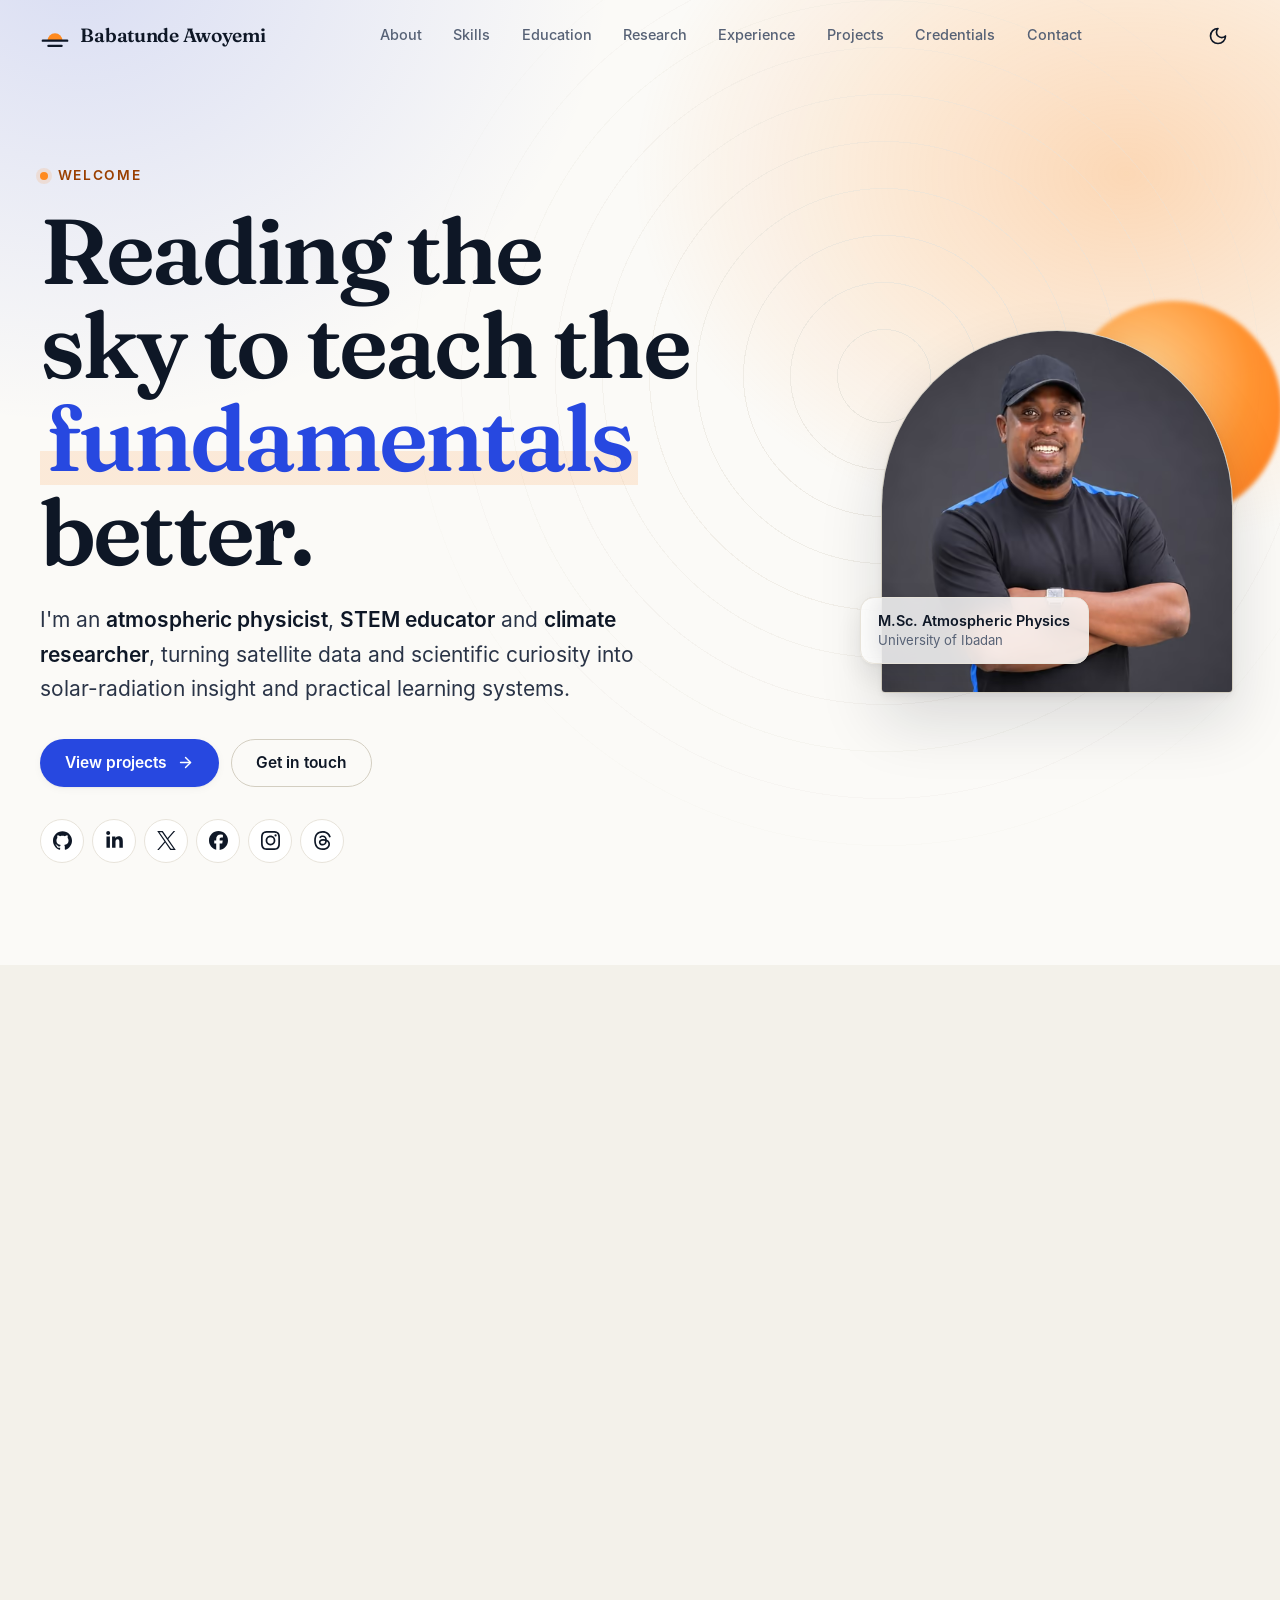
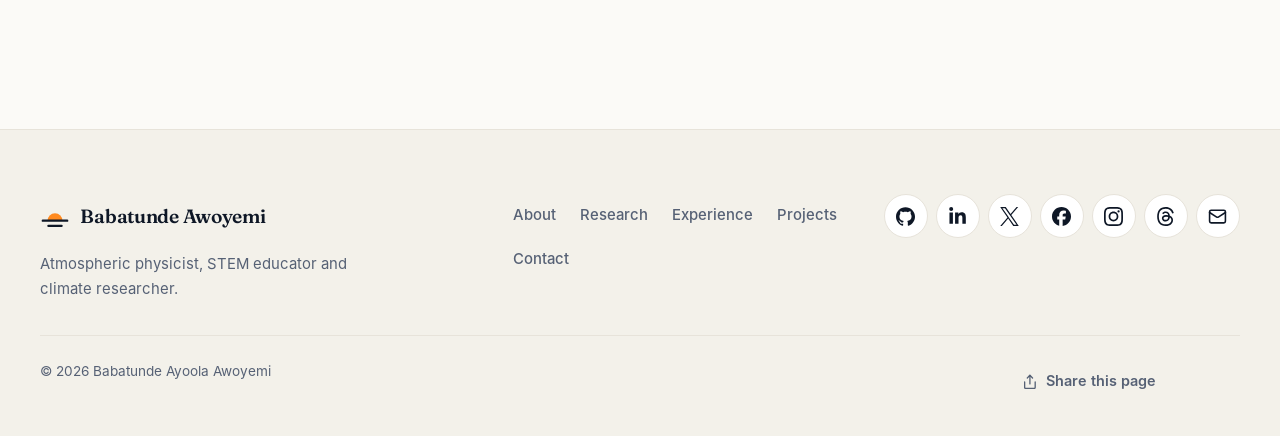
<file: index.html>
<!DOCTYPE html>
<html lang="en" class="no-js">
<head>
  <meta charset="utf-8">
  <meta name="viewport" content="width=device-width, initial-scale=1">
  <title>Babatunde Ayoola Awoyemi | Atmospheric Physics, STEM &amp; Climate Research</title>
  <meta name="description" content="Babatunde Ayoola Awoyemi — atmospheric physicist, STEM educator, EdTech consultant and climate researcher. Solar irradiance modelling, robotics and coding education, and practical AI for learning.">
  <link rel="canonical" href="https://babatundeawo.github.io/">
  <meta http-equiv="Content-Security-Policy" content="default-src 'self'; script-src 'self' 'sha256-34yN/0HLWdiUbCt1qwoA4f6y437marJyNK51BWop+4I='; style-src 'self'; img-src 'self' data:; font-src 'self'; connect-src 'self'; manifest-src 'self'; worker-src 'self'; frame-src 'none'; base-uri 'self'; form-action 'none'; object-src 'none'; upgrade-insecure-requests">
  <meta name="referrer" content="strict-origin-when-cross-origin">
  <meta name="color-scheme" content="light dark">
  <meta name="theme-color" media="(prefers-color-scheme: light)" content="#fbfaf7">
  <meta name="theme-color" media="(prefers-color-scheme: dark)" content="#090e1a">
  <meta name="author" content="Babatunde Ayoola Awoyemi">

  <meta property="og:type" content="profile">
  <meta property="og:site_name" content="Babatunde Ayoola Awoyemi">
  <meta property="og:title" content="Babatunde Ayoola Awoyemi | Atmospheric Physics, STEM &amp; Climate Research">
  <meta property="og:description" content="Babatunde Ayoola Awoyemi — atmospheric physicist, STEM educator, EdTech consultant and climate researcher. Solar irradiance modelling, robotics and coding education, and practical AI for learning.">
  <meta property="og:url" content="https://babatundeawo.github.io/">
  <meta property="og:image" content="https://babatundeawo.github.io/assets/images/og-image.png">
  <meta property="og:image:width" content="1200">
  <meta property="og:image:height" content="630">
  <meta property="og:image:alt" content="Babatunde Ayoola Awoyemi. Atmospheric physicist, STEM educator and climate researcher.">
  <meta name="twitter:card" content="summary_large_image">
  <meta name="twitter:creator" content="@ba_awoyemi">
  <meta name="twitter:title" content="Babatunde Ayoola Awoyemi | Atmospheric Physics, STEM &amp; Climate Research">
  <meta name="twitter:description" content="Babatunde Ayoola Awoyemi — atmospheric physicist, STEM educator, EdTech consultant and climate researcher. Solar irradiance modelling, robotics and coding education, and practical AI for learning.">
  <meta name="twitter:image" content="https://babatundeawo.github.io/assets/images/og-image.png">

  <link rel="icon" href="favicon.ico" sizes="48x48">
  <link rel="icon" href="assets/icons/favicon.svg" type="image/svg+xml">
  <link rel="apple-touch-icon" href="assets/icons/apple-touch-icon.png">
  <link rel="manifest" href="manifest.webmanifest">
  <meta name="application-name" content="B. Awoyemi">
  <meta name="mobile-web-app-capable" content="yes">
  <meta name="apple-mobile-web-app-capable" content="yes">
  <meta name="apple-mobile-web-app-title" content="B. Awoyemi">
  <meta name="apple-mobile-web-app-status-bar-style" content="default">

  <link rel="preload" href="assets/fonts/fraunces-latin-600.woff2" as="font" type="font/woff2" crossorigin>
  <link rel="preload" href="assets/fonts/inter-latin-regular.woff2" as="font" type="font/woff2" crossorigin>
  <link rel="stylesheet" href="css/style.css">
  <script>(function(){var d=document.documentElement;d.className=d.className.replace('no-js','js');var t=null;try{t=localStorage.getItem('ba-theme');}catch(e){}if(t!=='light'&&t!=='dark'){t=window.matchMedia&&matchMedia('(prefers-color-scheme: dark)').matches?'dark':'light';}d.setAttribute('data-theme',t);})();</script>
  <script type="application/ld+json">{"@context": "https://schema.org", "@graph": [{"@type": "WebSite", "@id": "https://babatundeawo.github.io/#website", "url": "https://babatundeawo.github.io/", "name": "Babatunde Ayoola Awoyemi", "inLanguage": "en", "publisher": {"@id": "https://babatundeawo.github.io/#person"}}, {"@type": "Person", "name": "Babatunde Ayoola Awoyemi", "url": "https://babatundeawo.github.io/", "image": "https://babatundeawo.github.io/assets/images/babatunde.jpg", "jobTitle": "Atmospheric physicist and STEM educator", "description": "Atmospheric physicist, STEM educator, EdTech consultant and climate researcher.", "alumniOf": {"@type": "CollegeOrUniversity", "name": "University of Ibadan"}, "knowsAbout": ["Atmospheric physics", "Solar irradiance modelling", "Wind energy statistics", "Climate research", "STEM education", "Robotics and coding education", "Front-end web development"], "sameAs": ["https://github.com/babatundeawo", "https://www.linkedin.com/in/ba-awoyemi/", "https://x.com/ba_awoyemi", "https://web.facebook.com/ba.awoyemi", "https://www.instagram.com/ba_awoyemi/", "https://www.threads.net/@ba_awoyemi"], "@id": "https://babatundeawo.github.io/#person"}]}</script>
</head>
<body>
  <!-- Icons: Lucide (ISC), Simple Icons (CC0), Font Awesome Free (CC BY 4.0) -->
<svg class="sprite" aria-hidden="true" focusable="false" xmlns="http://www.w3.org/2000/svg"><symbol id="i-arrow-right" viewBox="0 0 24 24"><path d="M5 12h14"></path><path d="m12 5 7 7-7 7"></path></symbol><symbol id="i-check" viewBox="0 0 24 24"><path d="M20 6 9 17l-5-5"></path></symbol><symbol id="i-chevron-up" viewBox="0 0 24 24"><path d="m18 15-6-6-6 6"></path></symbol><symbol id="i-close" viewBox="0 0 24 24"><path d="M18 6 6 18"></path><path d="m6 6 12 12"></path></symbol><symbol id="i-copy" viewBox="0 0 24 24"><rect width="14" height="14" x="8" y="8" rx="2" ry="2"></rect><path d="M4 16c-1.1 0-2-.9-2-2V4c0-1.1.9-2 2-2h10c1.1 0 2 .9 2 2"></path></symbol><symbol id="i-facebook" viewBox="0 0 24 24"><path d="M9.101 23.691v-7.98H6.627v-3.667h2.474v-1.58c0-4.085 1.848-5.978 5.858-5.978.401 0 .955.042 1.468.103a8.68 8.68 0 0 1 1.141.195v3.325a8.623 8.623 0 0 0-.653-.036 26.805 26.805 0 0 0-.733-.009c-.707 0-1.259.096-1.675.309a1.686 1.686 0 0 0-.679.622c-.258.42-.374.995-.374 1.752v1.297h3.919l-.386 2.103-.287 1.564h-3.246v8.245C19.396 23.238 24 18.179 24 12.044c0-6.627-5.373-12-12-12s-12 5.373-12 12c0 5.628 3.874 10.35 9.101 11.647Z"></path></symbol><symbol id="i-github" viewBox="0 0 24 24"><path d="M12 .297c-6.63 0-12 5.373-12 12 0 5.303 3.438 9.8 8.205 11.385.6.113.82-.258.82-.577 0-.285-.01-1.04-.015-2.04-3.338.724-4.042-1.61-4.042-1.61C4.422 18.07 3.633 17.7 3.633 17.7c-1.087-.744.084-.729.084-.729 1.205.084 1.838 1.236 1.838 1.236 1.07 1.835 2.809 1.305 3.495.998.108-.776.417-1.305.76-1.605-2.665-.3-5.466-1.332-5.466-5.93 0-1.31.465-2.38 1.235-3.22-.135-.303-.54-1.523.105-3.176 0 0 1.005-.322 3.3 1.23.96-.267 1.98-.399 3-.405 1.02.006 2.04.138 3 .405 2.28-1.552 3.285-1.23 3.285-1.23.645 1.653.24 2.873.12 3.176.765.84 1.23 1.91 1.23 3.22 0 4.61-2.805 5.625-5.475 5.92.42.36.81 1.096.81 2.22 0 1.606-.015 2.896-.015 3.286 0 .315.21.69.825.57C20.565 22.092 24 17.592 24 12.297c0-6.627-5.373-12-12-12"></path></symbol><symbol id="i-instagram" viewBox="0 0 24 24"><path d="M7.0301.084c-1.2768.0602-2.1487.264-2.911.5634-.7888.3075-1.4575.72-2.1228 1.3877-.6652.6677-1.075 1.3368-1.3802 2.127-.2954.7638-.4956 1.6365-.552 2.914-.0564 1.2775-.0689 1.6882-.0626 4.947.0062 3.2586.0206 3.6671.0825 4.9473.061 1.2765.264 2.1482.5635 2.9107.308.7889.72 1.4573 1.388 2.1228.6679.6655 1.3365 1.0743 2.1285 1.38.7632.295 1.6361.4961 2.9134.552 1.2773.056 1.6884.069 4.9462.0627 3.2578-.0062 3.668-.0207 4.9478-.0814 1.28-.0607 2.147-.2652 2.9098-.5633.7889-.3086 1.4578-.72 2.1228-1.3881.665-.6682 1.0745-1.3378 1.3795-2.1284.2957-.7632.4966-1.636.552-2.9124.056-1.2809.0692-1.6898.063-4.948-.0063-3.2583-.021-3.6668-.0817-4.9465-.0607-1.2797-.264-2.1487-.5633-2.9117-.3084-.7889-.72-1.4568-1.3876-2.1228C21.2982 1.33 20.628.9208 19.8378.6165 19.074.321 18.2017.1197 16.9244.0645 15.6471.0093 15.236-.005 11.977.0014 8.718.0076 8.31.0215 7.0301.0839m.1402 21.6932c-1.17-.0509-1.8053-.2453-2.2287-.408-.5606-.216-.96-.4771-1.3819-.895-.422-.4178-.6811-.8186-.9-1.378-.1644-.4234-.3624-1.058-.4171-2.228-.0595-1.2645-.072-1.6442-.079-4.848-.007-3.2037.0053-3.583.0607-4.848.05-1.169.2456-1.805.408-2.2282.216-.5613.4762-.96.895-1.3816.4188-.4217.8184-.6814 1.3783-.9003.423-.1651 1.0575-.3614 2.227-.4171 1.2655-.06 1.6447-.072 4.848-.079 3.2033-.007 3.5835.005 4.8495.0608 1.169.0508 1.8053.2445 2.228.408.5608.216.96.4754 1.3816.895.4217.4194.6816.8176.9005 1.3787.1653.4217.3617 1.056.4169 2.2263.0602 1.2655.0739 1.645.0796 4.848.0058 3.203-.0055 3.5834-.061 4.848-.051 1.17-.245 1.8055-.408 2.2294-.216.5604-.4763.96-.8954 1.3814-.419.4215-.8181.6811-1.3783.9-.4224.1649-1.0577.3617-2.2262.4174-1.2656.0595-1.6448.072-4.8493.079-3.2045.007-3.5825-.006-4.848-.0608M16.953 5.5864A1.44 1.44 0 1 0 18.39 4.144a1.44 1.44 0 0 0-1.437 1.4424M5.8385 12.012c.0067 3.4032 2.7706 6.1557 6.173 6.1493 3.4026-.0065 6.157-2.7701 6.1506-6.1733-.0065-3.4032-2.771-6.1565-6.174-6.1498-3.403.0067-6.156 2.771-6.1496 6.1738M8 12.0077a4 4 0 1 1 4.008 3.9921A3.9996 3.9996 0 0 1 8 12.0077"></path></symbol><symbol id="i-linkedin" viewBox="0 0 448 512"><path d="M100.28 448H7.4V148.9h92.88zM53.79 108.1C24.09 108.1 0 83.5 0 53.8a53.79 53.79 0 0 1 107.58 0c0 29.7-24.1 54.3-53.79 54.3zM447.9 448h-92.68V302.4c0-34.7-.7-79.2-48.29-79.2-48.29 0-55.69 37.7-55.69 76.7V448h-92.78V148.9h89.08v40.8h1.3c12.4-23.5 42.69-48.3 87.88-48.3 94 0 111.28 61.9 111.28 142.3V448z"></path></symbol><symbol id="i-mail" viewBox="0 0 24 24"><rect width="20" height="16" x="2" y="4" rx="2"></rect><path d="m22 7-8.97 5.7a1.94 1.94 0 0 1-2.06 0L2 7"></path></symbol><symbol id="i-map-pin" viewBox="0 0 24 24"><path d="M20 10c0 4.993-5.539 10.193-7.399 11.799a1 1 0 0 1-1.202 0C9.539 20.193 4 14.993 4 10a8 8 0 0 1 16 0"></path><circle cx="12" cy="10" r="3"></circle></symbol><symbol id="i-menu" viewBox="0 0 24 24"><line x1="4" x2="20" y1="12" y2="12"></line><line x1="4" x2="20" y1="6" y2="6"></line><line x1="4" x2="20" y1="18" y2="18"></line></symbol><symbol id="i-moon" viewBox="0 0 24 24"><path d="M12 3a6 6 0 0 0 9 9 9 9 0 1 1-9-9Z"></path></symbol><symbol id="i-sun" viewBox="0 0 24 24"><circle cx="12" cy="12" r="4"></circle><path d="M12 2v2"></path><path d="M12 20v2"></path><path d="m4.93 4.93 1.41 1.41"></path><path d="m17.66 17.66 1.41 1.41"></path><path d="M2 12h2"></path><path d="M20 12h2"></path><path d="m6.34 17.66-1.41 1.41"></path><path d="m19.07 4.93-1.41 1.41"></path></symbol><symbol id="i-threads" viewBox="0 0 24 24"><path d="M12.186 24h-.007c-3.581-.024-6.334-1.205-8.184-3.509C2.35 18.44 1.5 15.586 1.472 12.01v-.017c.03-3.579.879-6.43 2.525-8.482C5.845 1.205 8.6.024 12.18 0h.014c2.746.02 5.043.725 6.826 2.098 1.677 1.29 2.858 3.13 3.509 5.467l-2.04.569c-1.104-3.96-3.898-5.984-8.304-6.015-2.91.022-5.11.936-6.54 2.717C4.307 6.504 3.616 8.914 3.589 12c.027 3.086.718 5.496 2.057 7.164 1.43 1.783 3.631 2.698 6.54 2.717 2.623-.02 4.358-.631 5.8-2.045 1.647-1.613 1.618-3.593 1.09-4.798-.31-.71-.873-1.3-1.634-1.75-.192 1.352-.622 2.446-1.284 3.272-.886 1.102-2.14 1.704-3.73 1.79-1.202.065-2.361-.218-3.259-.801-1.063-.689-1.685-1.74-1.752-2.964-.065-1.19.408-2.285 1.33-3.082.88-.76 2.119-1.207 3.583-1.291a13.853 13.853 0 0 1 3.02.142c-.126-.742-.375-1.332-.75-1.757-.513-.586-1.308-.883-2.359-.89h-.029c-.844 0-1.992.232-2.721 1.32L7.734 7.847c.98-1.454 2.568-2.256 4.478-2.256h.044c3.194.02 5.097 1.975 5.287 5.388.108.046.216.094.321.142 1.49.7 2.58 1.761 3.154 3.07.797 1.82.871 4.79-1.548 7.158-1.85 1.81-4.094 2.628-7.277 2.65Zm1.003-11.69c-.242 0-.487.007-.739.021-1.836.103-2.98.946-2.916 2.143.067 1.256 1.452 1.839 2.784 1.767 1.224-.065 2.818-.543 3.086-3.71a10.5 10.5 0 0 0-2.215-.221z"></path></symbol><symbol id="i-x" viewBox="0 0 24 24"><path d="M14.234 10.162 22.977 0h-2.072l-7.591 8.824L7.251 0H.258l9.168 13.343L.258 24H2.33l8.016-9.318L16.749 24h6.993zm-2.837 3.299-.929-1.329L3.076 1.56h3.182l5.965 8.532.929 1.329 7.754 11.09h-3.182z"></path></symbol><symbol id="i-share" viewBox="0 0 24 24"><path d="M12 2v13"></path><path d="m16 6-4-4-4 4"></path><path d="M4 12v8a2 2 0 0 0 2 2h12a2 2 0 0 0 2-2v-8"></path></symbol><symbol id="i-download" viewBox="0 0 24 24"><path d="M12 15V3"></path><path d="M21 15v4a2 2 0 0 1-2 2H5a2 2 0 0 1-2-2v-4"></path><path d="m7 10 5 5 5-5"></path></symbol><symbol id="i-square-plus" viewBox="0 0 24 24"><rect width="18" height="18" x="3" y="3" rx="2"></rect><path d="M8 12h8"></path><path d="M12 8v8"></path></symbol><symbol id="i-wifi-off" viewBox="0 0 24 24"><path d="M12 20h.01"></path><path d="M8.5 16.429a5 5 0 0 1 7 0"></path><path d="M5 12.859a10 10 0 0 1 5.17-2.69"></path><path d="M19 12.859a10 10 0 0 0-2.007-1.523"></path><path d="M2 8.82a15 15 0 0 1 4.177-2.643"></path><path d="M22 8.82a15 15 0 0 0-11.288-3.764"></path><path d="m2 2 20 20"></path></symbol></svg>
  <a class="skip-link" href="#main">Skip to main content</a>
  <div class="progress" aria-hidden="true"></div>

  <header class="site-header">
    <div class="container nav">
      <a class="logo" href="#home" aria-label="Babatunde Awoyemi, home">
          <svg class="logo__mark" viewBox="0 0 32 32" aria-hidden="true" focusable="false"><path class="sun" d="M8 21a8 8 0 0 1 16 0z"/><path class="line" d="M3 21h26M9 26.5h14"/></svg>
          <span class="logo__full">Babatunde Awoyemi</span><span class="logo__short" aria-hidden="true">B. Awoyemi</span>
        </a>
      <nav aria-label="Primary">
        <ul class="nav__list" id="primary-nav">
          <li><a class="nav__link" href="#about" data-section="about">About</a></li>
          <li><a class="nav__link" href="#skills" data-section="skills">Skills</a></li>
          <li><a class="nav__link" href="#education" data-section="education">Education</a></li>
          <li><a class="nav__link" href="#research" data-section="research">Research</a></li>
          <li><a class="nav__link" href="#experience" data-section="experience">Experience</a></li>
          <li><a class="nav__link" href="projects.html" data-section="projects">Projects</a></li>
          <li><a class="nav__link" href="#credentials" data-section="credentials">Credentials</a></li>
          <li><a class="nav__link" href="#contact" data-section="contact">Contact</a></li>
        </ul>
      </nav>
      <div class="nav__tools">
        <button class="icon-btn theme-toggle" type="button" data-theme-toggle aria-label="Switch to dark theme"><svg class="icon icon-moon" aria-hidden="true" focusable="false"><use href="#i-moon"/></svg><svg class="icon icon-sun" aria-hidden="true" focusable="false"><use href="#i-sun"/></svg></button>
        <button class="icon-btn nav-toggle" type="button" data-menu-toggle aria-expanded="false" aria-controls="primary-nav" aria-label="Open menu"><svg class="icon icon-open" aria-hidden="true" focusable="false"><use href="#i-menu"/></svg><svg class="icon icon-close" aria-hidden="true" focusable="false"><use href="#i-close"/></svg></button>
      </div>
    </div>
  </header>

  <main id="main">

    <!-- ===== HOME ===== -->
    <section id="home" class="hero">
      <div class="hero__bg" aria-hidden="true"></div>
      <div class="container hero__grid">
        <div class="hero__copy">
          <p class="eyebrow hero__enter">Welcome</p>
          <h1 class="hero__title hero__enter">Reading the sky to teach the <em class="hl">fundamentals</em> better.</h1>
          <p class="hero__lead hero__enter">I'm an <strong>atmospheric physicist</strong>, <strong>STEM educator</strong> and <strong>climate researcher</strong>, turning satellite data and scientific curiosity into solar-radiation insight and practical learning systems.</p>
          <div class="hero__actions hero__enter">
            <a class="btn btn--primary" href="projects.html">View projects <svg class="icon icon-next" aria-hidden="true" focusable="false"><use href="#i-arrow-right"/></svg></a>
            <a class="btn btn--ghost" href="#contact">Get in touch</a>
          </div>
          <div class="social hero__enter"><a href="https://github.com/babatundeawo" target="_blank" rel="noopener noreferrer" aria-label="GitHub (opens in new tab)"><svg class="icon icon--brand" aria-hidden="true" focusable="false"><use href="#i-github"/></svg></a><a href="https://www.linkedin.com/in/ba-awoyemi/" target="_blank" rel="noopener noreferrer" aria-label="LinkedIn (opens in new tab)"><svg class="icon icon--brand" aria-hidden="true" focusable="false"><use href="#i-linkedin"/></svg></a><a href="https://x.com/ba_awoyemi" target="_blank" rel="noopener noreferrer" aria-label="X / Twitter (opens in new tab)"><svg class="icon icon--brand" aria-hidden="true" focusable="false"><use href="#i-x"/></svg></a><a href="https://web.facebook.com/ba.awoyemi" target="_blank" rel="noopener noreferrer" aria-label="Facebook (opens in new tab)"><svg class="icon icon--brand" aria-hidden="true" focusable="false"><use href="#i-facebook"/></svg></a><a href="https://www.instagram.com/ba_awoyemi/" target="_blank" rel="noopener noreferrer" aria-label="Instagram (opens in new tab)"><svg class="icon icon--brand" aria-hidden="true" focusable="false"><use href="#i-instagram"/></svg></a><a href="https://www.threads.net/@ba_awoyemi" target="_blank" rel="noopener noreferrer" aria-label="Threads (opens in new tab)"><svg class="icon icon--brand" aria-hidden="true" focusable="false"><use href="#i-threads"/></svg></a></div>
        </div>
        <div class="portrait hero__enter hero__enter--late">
          <div class="portrait__sun" aria-hidden="true"></div>
          <div class="portrait__frame">
            <picture>
              <source type="image/avif" srcset="assets/images/babatunde-320.avif 320w, assets/images/babatunde-480.avif 480w, assets/images/babatunde-646.avif 646w" sizes="(min-width: 56rem) 22rem, 80vw">
              <source type="image/webp" srcset="assets/images/babatunde-320.webp 320w, assets/images/babatunde-480.webp 480w, assets/images/babatunde-646.webp 646w" sizes="(min-width: 56rem) 22rem, 80vw">
              <img src="assets/images/babatunde-646.jpg" srcset="assets/images/babatunde-320.jpg 320w, assets/images/babatunde-480.jpg 480w, assets/images/babatunde-646.jpg 646w" sizes="(min-width: 56rem) 22rem, 80vw" width="646" height="666" alt="Portrait of Babatunde Ayoola Awoyemi" fetchpriority="high" decoding="async">
            </picture>
          </div>
          <div class="portrait__chip"><strong>M.Sc. Atmospheric Physics</strong><span>University of Ibadan</span></div>
        </div>
      </div>
    </section>

    <!-- ===== ABOUT ===== -->
    <section id="about" class="section section--sunken">
      <div class="container">
        <div class="section__head reveal">
          <p class="eyebrow">About me</p>
          <h2>Physics, climate research &amp; STEM education</h2>
        </div>
        <div class="about">
          <div class="about__text reveal">
            <p>I work across atmospheric physics, climate data and renewable-energy research on one side, and STEM education, curriculum design and practical technology training on the other — turning satellite datasets and scientific method into insight for researchers and into clear, hands-on lessons for learners.</p>
            <p>My technical grounding spans <span class="mark">solar-irradiance and wind-energy modelling</span>, statistical analysis of climate datasets, and <span class="mark">front-end web development</span>, which I apply to build the very tools — dashboards, courses, and learning platforms — that I use to teach.</p>
          </div>
          <figure class="card figure reveal" data-sun-figure>
            <svg viewBox="0 0 480 320" role="img" aria-labelledby="fig-title">
          <title id="fig-title">Illustration of solar irradiance rising to a midday peak and falling again across a clear day</title>
          <defs>
            <linearGradient id="sky-grad" x1="0" y1="0" x2="0" y2="1"><stop class="sg-a" offset="0"/><stop class="sg-b" offset="1"/></linearGradient>
            <clipPath id="sun-clip"><rect class="fig-clip" x="0" y="0" width="480" height="320"/></clipPath>
          </defs>
          <rect class="fig-sky" width="480" height="320" rx="14"/>
          <g class="fig-grid"><path d="M30 80h420M30 140h420M30 200h420M120 40v210M240 40v210M360 40v210"/></g>
          <path class="fig-axis" d="M30 250h420"/>
          <path class="fig-area" clip-path="url(#sun-clip)" d="M30 250C110 250 150 60 240 60S370 250 450 250Z"/>
          <path class="fig-curve" d="M30 250C110 250 150 60 240 60S370 250 450 250"/>
          <circle class="fig-halo" cx="240" cy="60" r="14"/>
          <circle class="fig-sun" cx="240" cy="60" r="8"/>
          <text class="fig-text" x="30" y="274">SUNRISE</text>
          <text class="fig-text" x="240" y="274" text-anchor="middle">NOON</text>
          <text class="fig-text" x="450" y="274" text-anchor="end">SUNSET</text>
          <text class="fig-text" x="36" y="34">IRRADIANCE</text>
        </svg>
            <div class="sunpath" data-sunpath hidden>
              <label class="sunpath__label" for="sun-time">Move the sun across the day</label>
              <input class="sunpath__range" id="sun-time" type="range" min="0" max="100" step="1" value="50" data-sun-range aria-describedby="sun-readout">
              <p class="sunpath__out" id="sun-readout" data-sun-out></p>
            </div>
            <figcaption>An illustration of how solar irradiance rises and falls across a clear day. The shape is idealised and the percentages are read from the drawing, not from measurements.</figcaption>
          </figure>
        </div>
        <div class="facts" data-stagger>
          <div class="card fact reveal"><span class="fact__value">Growing</span><span class="fact__label">Project portfolio</span></div>
          <div class="card fact reveal"><span class="fact__value">Published</span><span class="fact__label">Research papers</span></div>
          <div class="card fact reveal"><span class="fact__value">Free</span><span class="fact__label">STEM lessons</span></div>
        </div>
      </div>
    </section>

    <!-- ===== SKILLS ===== -->
    <section id="skills" class="section">
      <div class="container">
        <div class="section__head reveal">
          <p class="eyebrow">Skills</p>
          <h2>Tools &amp; technologies I work with</h2>
          <p class="section__lede">Across research, teaching and building.</p>
        </div>
        <div class="skills" data-stagger>
          <article class="card reveal"><h3>Code &amp; web</h3><ul class="chips"><li class="chip">HTML5</li><li class="chip">CSS3</li><li class="chip">JavaScript</li><li class="chip">Python</li><li class="chip">Fortran</li><li class="chip">Git &amp; GitHub</li><li class="chip">WordPress</li><li class="chip">Jekyll &amp; GitHub Pages</li><li class="chip">Firebase</li></ul></article>
          <article class="card reveal"><h3>Climate &amp; data</h3><ul class="chips"><li class="chip">Climate &amp; Atmospheric Modelling</li><li class="chip">Remote Sensing</li><li class="chip">Wind Energy Statistics (Weibull)</li><li class="chip">Data Analysis (SPSS)</li></ul></article>
          <article class="card reveal"><h3>Teaching &amp; AI</h3><ul class="chips"><li class="chip">Scratch</li><li class="chip">Robotics &amp; micro:bit</li><li class="chip">STEM Curriculum Design</li><li class="chip">AI Prompt Engineering</li><li class="chip">Practical AI Tools</li></ul></article>
        </div>
      </div>
    </section>

    <!-- ===== EDUCATION ===== -->
    <section id="education" class="section section--sunken">
      <div class="container">
        <div class="section__head reveal">
          <p class="eyebrow">Education</p>
          <h2>From foundational schooling to postgraduate atmospheric physics</h2>
          <p class="section__lede">A learning path spanning early academic excellence, boarding-school formation, physics, and postgraduate atmospheric science.</p>
        </div>
        <div class="edu" data-stagger>
          <article class="card reveal">
            <span class="edu__when">1994 — 2002</span>
            <h3>Ronk New Age Nursery and Primary School</h3>
            <p>Graduated among the top students and was noted for hard work and sports.</p>
          </article>
          <article class="card reveal">
            <span class="edu__when">2002 — 2008</span>
            <h3>Federal Government College Ogbomoso</h3>
            <p>Boarding-school formation that built resilience, independence and practical life skills.</p>
          </article>
          <article class="card reveal">
            <span class="edu__when">2009 — 2014</span>
            <h3>B.Sc. Physics — University of Ibadan</h3>
            <p>Completed undergraduate study in Physics, moving from disliking secondary-school physics to excelling in it at university level.</p>
          </article>
          <article class="card reveal">
            <span class="edu__when">Completed March 2019</span>
            <h3>M.Sc. Physics (Atmospheric Physics) — University of Ibadan</h3>
            <p>Deepened my focus on solar irradiance and atmospheric modelling through postgraduate research.</p>
          </article>
        </div>
      </div>
    </section>

    <!-- ===== RESEARCH ===== -->
    <section id="research" class="section">
      <div class="container">
        <div class="section__head reveal">
          <p class="eyebrow">Research</p>
          <h2>Solar dynamics, atmospheric radiation &amp; wind-energy statistics</h2>
          <p class="section__lede">Combining satellite datasets, atmospheric modelling, numerical tools and statistical validation to support renewable-energy planning across tropical regions.</p>
        </div>
        <div class="research" data-stagger>
          <article class="card research__lead reveal">
            <span class="kicker">M.Sc. project · Published 2020</span>
            <h3>Parametric Estimation of Direct Irradiance under All-Sky Conditions</h3>
            <p>Published in the <em>Bulletin of the Science Association of Nigeria</em>, the work estimated direct irradiance from publicly available satellite datasets for all-sky conditions.</p>
            <ul class="checks">
              <li><svg class="icon" aria-hidden="true" focusable="false"><use href="#i-check"/></svg><span>Applied atmospheric physics to renewable-energy data challenges.</span></li>
              <li><svg class="icon" aria-hidden="true" focusable="false"><use href="#i-check"/></svg><span>Supported solar planning where dense ground observations are limited.</span></li>
              <li><svg class="icon" aria-hidden="true" focusable="false"><use href="#i-check"/></svg><span>Built on computational workflows using climate and satellite-data tools.</span></li>
            </ul>
          </article>
          <article class="card research__side reveal">
            <span class="kicker">Undergraduate project · ICRERA review</span>
            <h3>Investigating Solar Dynamics</h3>
            <p>This project explored solar structure and variability and was prepared for review by the International Conference on Renewable Energy Research and Applications.</p>
          </article>
          <article class="card research__side reveal">
            <span class="kicker">Wind energy · Published 2022</span>
            <h3>Weibull Wind-Speed Distribution in Nigeria</h3>
            <p>Published in the <em>Journal of Science and Technology</em>, with additional preparation for the <em>International Journal of Energy and Environmental Engineering</em>.</p>
          </article>
        </div>
      </div>
    </section>

    <!-- ===== EXPERIENCE ===== -->
    <section id="experience" class="section section--sunken">
      <div class="container">
        <div class="section__head reveal">
          <p class="eyebrow">Experience</p>
          <h2>Leading classrooms, consulting programmes &amp; data-driven projects</h2>
        </div>
        <div class="roles">
          <article class="role reveal">
            <div class="role__when"><span>February 2026 — Present</span><span class="badge badge--now">Current</span></div>
            <div><h3>Programs Associate — STEM for Development (SFD)</h3>
            <p>Volunteer role supporting the Strategic Programs Unit, Office of Strategic Initiatives — programmatic coordination and mission-aligned project support.</p></div>
          </article>
          <article class="role reveal">
            <div class="role__when"><span>January 2025 — Present</span><span class="badge badge--now">Current</span></div>
            <div><h3>Physics Instructor / STEM Educator — Oyo State TESCOM</h3>
            <p>Strengthening STEM access in public secondary education across Oyo State.</p></div>
          </article>
          <article class="role reveal">
            <div class="role__when"><span>January 2022 — Present</span><span class="badge badge--now">Current</span></div>
            <div><h3>Lead Consultant — <a href="https://techbasengr.com.ng" target="_blank" rel="noopener noreferrer">Techbase Consulting Services<span class="sr-only"> (opens in new tab)</span></a></h3>
            <p>Provides STEM educational services and consultancy to schools and private individuals, combining coding, robotics, physics, mathematics, and STEM Educator training.</p></div>
          </article>
          <article class="role reveal">
            <div class="role__when"><span>January 2022 — Present</span><span class="badge badge--now">Current</span></div>
            <div><h3>Lead Consultant — <a href="https://kbischools.com.ng" target="_blank" rel="noopener noreferrer">Knowledge Base International Schools<span class="sr-only"> (opens in new tab)</span></a></h3>
            <p>Leads STEM and education-technology consulting across Knowledge Base International Schools, Oyo State.</p></div>
          </article>
          <article class="role reveal">
            <div class="role__when"><span>2017 — 2022</span></div>
            <div><h3>Head of Training and Programs — Techbridge Consulting Limited</h3>
            <p>Directed robotics and coding programmes, developed Python, Scratch, and web-development curricula, and contributed to major company revenue growth within a single year.</p></div>
          </article>
          <article class="role reveal">
            <div class="role__when"><span>2016 — 2019</span></div>
            <div><h3>NTeach Instructor — Federal Government NTeach Programme</h3>
            <p>Delivered STEM education via the ICT instruction route.</p></div>
          </article>
          <article class="role reveal">
            <div class="role__when"><span>2015 — 2016</span></div>
            <div><h3>Data Analyst — International Institute of Tropical Agriculture (IITA)</h3>
            <p>Analysed agricultural datasets with SPSS and reported on climate resilience in West Africa.</p></div>
          </article>
          <article class="role reveal">
            <div class="role__when"><span>2014 — 2015</span></div>
            <div><h3>NYSC Teacher — Akwa Ibom State</h3>
            <p>Delivered secondary-level instruction with a visual-aid based teaching approach, recognised for exemplary work output during service year.</p></div>
          </article>
        </div>
      </div>
    </section>

    <!-- ===== PROJECTS TEASER ===== -->
    <section id="projects" class="band-section">
      <div class="container">
        <div class="band reveal">
          <div>
            <p class="eyebrow">Projects</p>
            <h2>Open-source projects across five GitHub accounts</h2>
          </div>
          <p>Most with live demos, ranked by how substantial they are: school fee, records and attendance systems, a free STEM academy, learning sites, and games built for church events.</p>
          <div class="band__actions">
            <a class="btn btn--light" href="projects.html">Browse all projects <svg class="icon icon-next" aria-hidden="true" focusable="false"><use href="#i-arrow-right"/></svg></a>
          </div>
          <ul class="chips" aria-label="Jump to a group of projects">
            <li><a class="chip" href="projects.html#personal">Personal</a></li>
            <li><a class="chip" href="projects.html#kbi">Knowledge Base Schools</a></li>
            <li><a class="chip" href="projects.html#techbase">Techbase</a></li>
            <li><a class="chip" href="projects.html#termbook">Termbook</a></li>
            <li><a class="chip" href="projects.html#agrictool">Agrictool</a></li>
          </ul>
        </div>
      </div>
    </section>

    <!-- ===== CREDENTIALS ===== -->
    <section id="credentials" class="section section--sunken">
      <div class="container">
        <div class="section__head reveal">
          <p class="eyebrow">Credentials</p>
          <h2>Leadership, design thinking, ICT &amp; community-impact credentials</h2>
        </div>
        <div class="creds" data-stagger>
          <article class="card reveal"><span class="kicker">Leadership</span><strong>YALI RLC West Africa Leadership Certification</strong><small>2024/2025</small></article>
          <article class="card reveal"><span class="kicker">Design Thinking</span><strong>Australian Computing Academy, Cartedo, and Unilever Level-Up 2.0</strong><small>Space Invaders Blockly · COVID-19 response · Business perspective</small></article>
          <article class="card reveal"><span class="kicker">Web &amp; ICT</span><strong>WordPress, HTML5, coding foundations, graphic design, and Hour of Code</strong><small>Coursera · University of Michigan · SoloLearn · LinkedIn Learning</small></article>
          <article class="card reveal"><span class="kicker">Community Impact</span><strong>STEM for Development Programs Associate and LEAP Africa volunteer certification</strong><small>SDG-focused volunteering</small></article>
          <article class="card reveal"><span class="kicker">Recognition</span><strong>Healing Lives Initiative certificate of appreciation</strong><small>July 2024</small></article>
        </div>
      </div>
    </section>

    <!-- ===== CONTACT ===== -->
    <section id="contact" class="section">
      <div class="container contact">
        <div class="reveal">
          <p class="eyebrow">Contact</p>
          <h2>Let's connect</h2>
          <p class="section__lede">Open to collaborations in physics teaching, STEM education, climate modelling, renewable energy, remote sensing, education consultancy, and web development.</p>
        </div>
        <div class="card contact__card reveal">
          <div>
            <h3>Get in touch</h3>
            <p>I'm always open to new opportunities and collaborations.</p>
          </div>
          <div class="contact-row">
            <svg class="icon" aria-hidden="true" focusable="false"><use href="#i-mail"/></svg>
            <a class="email" href="mailto:babatundeawoyemi91@gmail.com">babatundeawoyemi91@gmail.com</a>
            <button class="btn btn--ghost btn--small copy-btn" type="button" data-copy="babatundeawoyemi91@gmail.com"><svg class="icon" aria-hidden="true" focusable="false"><use href="#i-copy"/></svg> Copy</button>
          </div>
          <div class="contact-row"><svg class="icon" aria-hidden="true" focusable="false"><use href="#i-map-pin"/></svg><span>Nigeria</span></div>
          <div class="contact__links">
            <a href="mailto:babatundeawoyemi91@gmail.com"><svg class="icon" aria-hidden="true" focusable="false"><use href="#i-mail"/></svg> Email</a>
            <a href="https://www.linkedin.com/in/ba-awoyemi/" target="_blank" rel="noopener noreferrer"><svg class="icon icon--brand" aria-hidden="true" focusable="false"><use href="#i-linkedin"/></svg> LinkedIn<span class="sr-only"> (opens in new tab)</span></a>
            <a href="https://github.com/babatundeawo" target="_blank" rel="noopener noreferrer"><svg class="icon icon--brand" aria-hidden="true" focusable="false"><use href="#i-github"/></svg> GitHub<span class="sr-only"> (opens in new tab)</span></a>
            <a href="https://x.com/ba_awoyemi" target="_blank" rel="noopener noreferrer"><svg class="icon icon--brand" aria-hidden="true" focusable="false"><use href="#i-x"/></svg> X / Twitter<span class="sr-only"> (opens in new tab)</span></a>
            <a href="https://web.facebook.com/ba.awoyemi" target="_blank" rel="noopener noreferrer"><svg class="icon icon--brand" aria-hidden="true" focusable="false"><use href="#i-facebook"/></svg> Facebook<span class="sr-only"> (opens in new tab)</span></a>
            <a href="https://www.instagram.com/ba_awoyemi/" target="_blank" rel="noopener noreferrer"><svg class="icon icon--brand" aria-hidden="true" focusable="false"><use href="#i-instagram"/></svg> Instagram<span class="sr-only"> (opens in new tab)</span></a>
            <a href="https://www.threads.net/@ba_awoyemi" target="_blank" rel="noopener noreferrer"><svg class="icon icon--brand" aria-hidden="true" focusable="false"><use href="#i-threads"/></svg> Threads<span class="sr-only"> (opens in new tab)</span></a>
          </div>
          <div class="orgs">
            <h3>Organisations</h3>
            <ul class="chips">
              <li><a class="chip" href="https://techbasengr.com.ng" target="_blank" rel="noopener noreferrer">Techbase Consulting<span class="sr-only"> (opens in new tab)</span></a></li>
              <li><a class="chip" href="https://kbischools.com.ng" target="_blank" rel="noopener noreferrer">KBI Schools<span class="sr-only"> (opens in new tab)</span></a></li>
              <li><a class="chip" href="https://github.com/techbaseng" target="_blank" rel="noopener noreferrer">techbaseng on GitHub<span class="sr-only"> (opens in new tab)</span></a></li>
              <li><a class="chip" href="https://github.com/kbischool" target="_blank" rel="noopener noreferrer">kbischool on GitHub<span class="sr-only"> (opens in new tab)</span></a></li>
            </ul>
          </div>
        </div>
      </div>
    </section>

  </main>

  <footer class="site-footer">
    <div class="container">
      <div class="footer__grid">
        <div class="footer__about">
          <a class="logo" href="#home" aria-label="Babatunde Awoyemi, home">
          <svg class="logo__mark" viewBox="0 0 32 32" aria-hidden="true" focusable="false"><path class="sun" d="M8 21a8 8 0 0 1 16 0z"/><path class="line" d="M3 21h26M9 26.5h14"/></svg>
          <span>Babatunde Awoyemi</span>
        </a>
          <p>Atmospheric physicist, STEM educator and climate researcher.</p>
        </div>
        <nav class="footer__nav" aria-label="Footer">
          <a href="index.html#about">About</a>
          <a href="index.html#research">Research</a>
          <a href="index.html#experience">Experience</a>
          <a href="projects.html">Projects</a>
          <a href="index.html#contact">Contact</a>
        </nav>
        <div class="social"><a href="https://github.com/babatundeawo" target="_blank" rel="noopener noreferrer" aria-label="GitHub (opens in new tab)"><svg class="icon icon--brand" aria-hidden="true" focusable="false"><use href="#i-github"/></svg></a><a href="https://www.linkedin.com/in/ba-awoyemi/" target="_blank" rel="noopener noreferrer" aria-label="LinkedIn (opens in new tab)"><svg class="icon icon--brand" aria-hidden="true" focusable="false"><use href="#i-linkedin"/></svg></a><a href="https://x.com/ba_awoyemi" target="_blank" rel="noopener noreferrer" aria-label="X / Twitter (opens in new tab)"><svg class="icon icon--brand" aria-hidden="true" focusable="false"><use href="#i-x"/></svg></a><a href="https://web.facebook.com/ba.awoyemi" target="_blank" rel="noopener noreferrer" aria-label="Facebook (opens in new tab)"><svg class="icon icon--brand" aria-hidden="true" focusable="false"><use href="#i-facebook"/></svg></a><a href="https://www.instagram.com/ba_awoyemi/" target="_blank" rel="noopener noreferrer" aria-label="Instagram (opens in new tab)"><svg class="icon icon--brand" aria-hidden="true" focusable="false"><use href="#i-instagram"/></svg></a><a href="https://www.threads.net/@ba_awoyemi" target="_blank" rel="noopener noreferrer" aria-label="Threads (opens in new tab)"><svg class="icon icon--brand" aria-hidden="true" focusable="false"><use href="#i-threads"/></svg></a><a href="mailto:babatundeawoyemi91@gmail.com" aria-label="Email"><svg class="icon" aria-hidden="true" focusable="false"><use href="#i-mail"/></svg></a></div>
      </div>
      <div class="footer__bottom">
        <p>&copy; <span data-year>2026</span> Babatunde Ayoola Awoyemi</p>
        <div class="footer__actions">
          <button class="link-btn" type="button" data-share hidden><svg class="icon" aria-hidden="true" focusable="false"><use href="#i-share"/></svg> Share this page</button>
          <button class="link-btn" type="button" data-install hidden><svg class="icon" aria-hidden="true" focusable="false"><use href="#i-download"/></svg> Install app</button>
        </div>
      </div>
    </div>
  </footer>

  <button class="to-top" type="button" data-to-top aria-label="Back to top"><svg class="icon" aria-hidden="true" focusable="false"><use href="#i-chevron-up"/></svg></button>
  <div class="toast" data-toast role="status" aria-live="polite"><svg class="icon" aria-hidden="true" focusable="false"><use href="#i-check"/></svg><span data-toast-text></span></div>

  <script src="js/main.js" defer></script>
  <script src="js/pwa.js" defer></script>
</body>
</html>
</file>
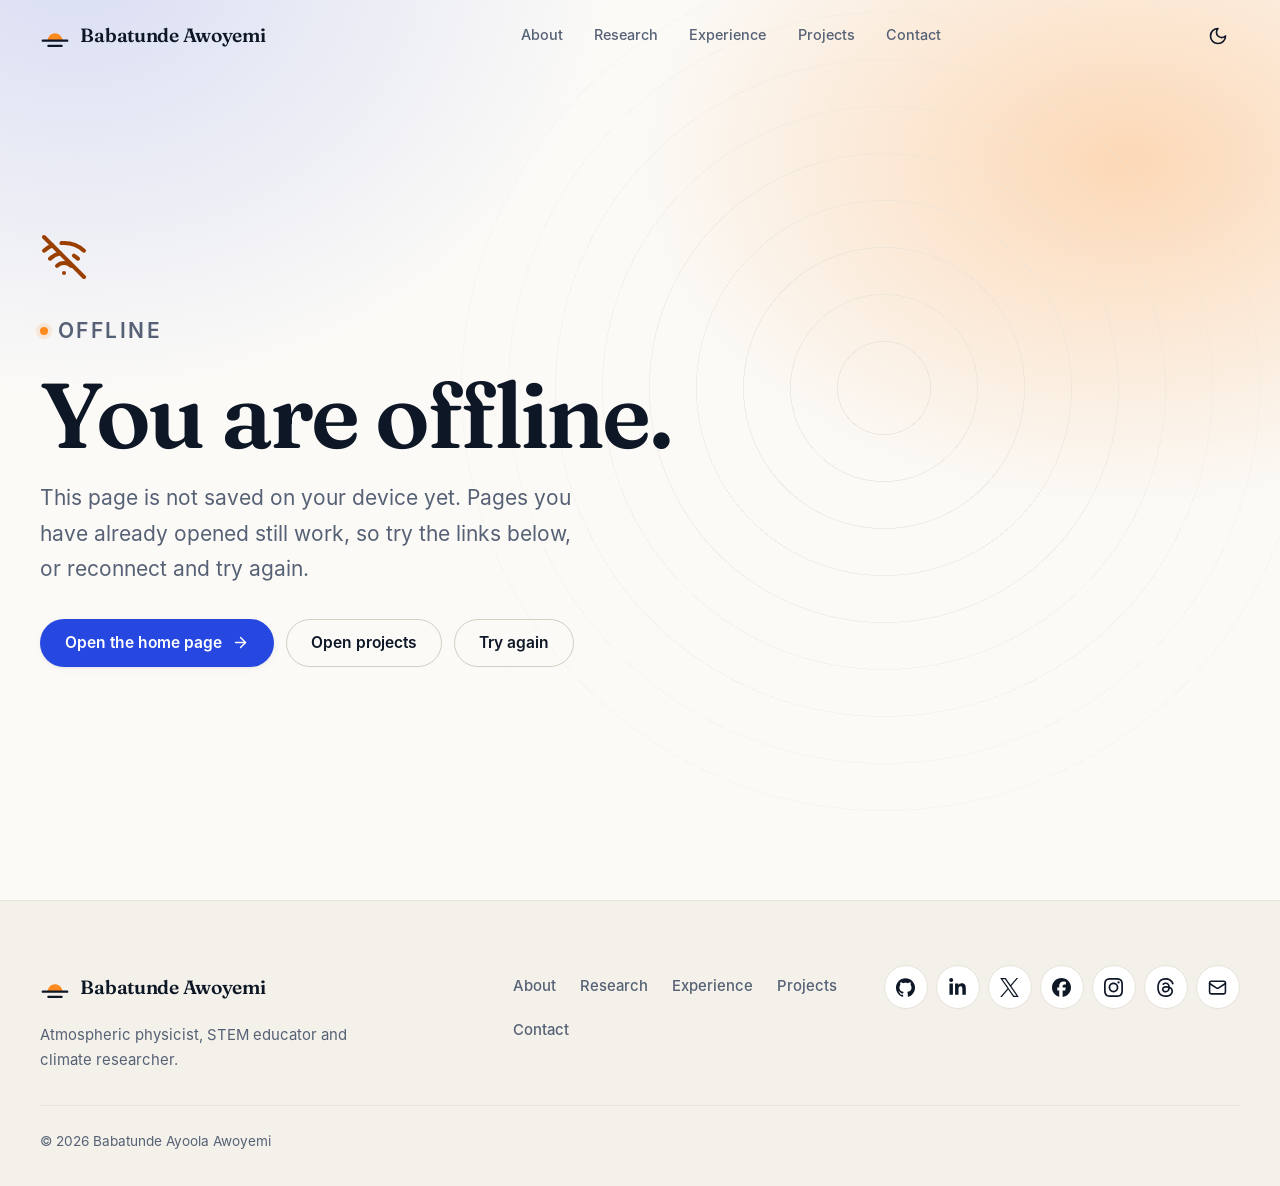
<file: offline.html>
<!DOCTYPE html>
<html lang="en" class="no-js">
<head>
  <meta charset="utf-8">
  <meta name="viewport" content="width=device-width, initial-scale=1">
  <title>You are offline | Babatunde Ayoola Awoyemi</title>
  <meta name="description" content="This page is not saved on your device yet.">
  <meta name="robots" content="noindex">
  <meta http-equiv="Content-Security-Policy" content="default-src 'self'; script-src 'self' 'sha256-34yN/0HLWdiUbCt1qwoA4f6y437marJyNK51BWop+4I='; style-src 'self'; img-src 'self' data:; font-src 'self'; connect-src 'self'; manifest-src 'self'; worker-src 'self'; frame-src 'none'; base-uri 'self'; form-action 'none'; object-src 'none'; upgrade-insecure-requests">
  <meta name="referrer" content="strict-origin-when-cross-origin">
  <meta name="color-scheme" content="light dark">
  <meta name="theme-color" media="(prefers-color-scheme: light)" content="#fbfaf7">
  <meta name="theme-color" media="(prefers-color-scheme: dark)" content="#090e1a">
  <meta name="author" content="Babatunde Ayoola Awoyemi">

  <meta property="og:type" content="website">
  <meta property="og:site_name" content="Babatunde Ayoola Awoyemi">
  <meta property="og:title" content="You are offline | Babatunde Ayoola Awoyemi">
  <meta property="og:description" content="This page is not saved on your device yet.">
  <meta property="og:image" content="https://babatundeawo.github.io/assets/images/og-image.png">
  <meta property="og:image:width" content="1200">
  <meta property="og:image:height" content="630">
  <meta property="og:image:alt" content="Babatunde Ayoola Awoyemi. Atmospheric physicist, STEM educator and climate researcher.">
  <meta name="twitter:card" content="summary_large_image">
  <meta name="twitter:creator" content="@ba_awoyemi">
  <meta name="twitter:title" content="You are offline | Babatunde Ayoola Awoyemi">
  <meta name="twitter:description" content="This page is not saved on your device yet.">
  <meta name="twitter:image" content="https://babatundeawo.github.io/assets/images/og-image.png">

  <link rel="icon" href="/favicon.ico" sizes="48x48">
  <link rel="icon" href="/assets/icons/favicon.svg" type="image/svg+xml">
  <link rel="apple-touch-icon" href="/assets/icons/apple-touch-icon.png">
  <link rel="manifest" href="/manifest.webmanifest">
  <meta name="application-name" content="B. Awoyemi">
  <meta name="mobile-web-app-capable" content="yes">
  <meta name="apple-mobile-web-app-capable" content="yes">
  <meta name="apple-mobile-web-app-title" content="B. Awoyemi">
  <meta name="apple-mobile-web-app-status-bar-style" content="default">

  <link rel="preload" href="/assets/fonts/fraunces-latin-600.woff2" as="font" type="font/woff2" crossorigin>
  <link rel="preload" href="/assets/fonts/inter-latin-regular.woff2" as="font" type="font/woff2" crossorigin>
  <link rel="stylesheet" href="/css/style.css">
  <script>(function(){var d=document.documentElement;d.className=d.className.replace('no-js','js');var t=null;try{t=localStorage.getItem('ba-theme');}catch(e){}if(t!=='light'&&t!=='dark'){t=window.matchMedia&&matchMedia('(prefers-color-scheme: dark)').matches?'dark':'light';}d.setAttribute('data-theme',t);})();</script>
</head>
<body>
  <!-- Icons: Lucide (ISC), Simple Icons (CC0), Font Awesome Free (CC BY 4.0) -->
<svg class="sprite" aria-hidden="true" focusable="false" xmlns="http://www.w3.org/2000/svg"><symbol id="i-arrow-right" viewBox="0 0 24 24"><path d="M5 12h14"></path><path d="m12 5 7 7-7 7"></path></symbol><symbol id="i-check" viewBox="0 0 24 24"><path d="M20 6 9 17l-5-5"></path></symbol><symbol id="i-chevron-up" viewBox="0 0 24 24"><path d="m18 15-6-6-6 6"></path></symbol><symbol id="i-close" viewBox="0 0 24 24"><path d="M18 6 6 18"></path><path d="m6 6 12 12"></path></symbol><symbol id="i-facebook" viewBox="0 0 24 24"><path d="M9.101 23.691v-7.98H6.627v-3.667h2.474v-1.58c0-4.085 1.848-5.978 5.858-5.978.401 0 .955.042 1.468.103a8.68 8.68 0 0 1 1.141.195v3.325a8.623 8.623 0 0 0-.653-.036 26.805 26.805 0 0 0-.733-.009c-.707 0-1.259.096-1.675.309a1.686 1.686 0 0 0-.679.622c-.258.42-.374.995-.374 1.752v1.297h3.919l-.386 2.103-.287 1.564h-3.246v8.245C19.396 23.238 24 18.179 24 12.044c0-6.627-5.373-12-12-12s-12 5.373-12 12c0 5.628 3.874 10.35 9.101 11.647Z"></path></symbol><symbol id="i-github" viewBox="0 0 24 24"><path d="M12 .297c-6.63 0-12 5.373-12 12 0 5.303 3.438 9.8 8.205 11.385.6.113.82-.258.82-.577 0-.285-.01-1.04-.015-2.04-3.338.724-4.042-1.61-4.042-1.61C4.422 18.07 3.633 17.7 3.633 17.7c-1.087-.744.084-.729.084-.729 1.205.084 1.838 1.236 1.838 1.236 1.07 1.835 2.809 1.305 3.495.998.108-.776.417-1.305.76-1.605-2.665-.3-5.466-1.332-5.466-5.93 0-1.31.465-2.38 1.235-3.22-.135-.303-.54-1.523.105-3.176 0 0 1.005-.322 3.3 1.23.96-.267 1.98-.399 3-.405 1.02.006 2.04.138 3 .405 2.28-1.552 3.285-1.23 3.285-1.23.645 1.653.24 2.873.12 3.176.765.84 1.23 1.91 1.23 3.22 0 4.61-2.805 5.625-5.475 5.92.42.36.81 1.096.81 2.22 0 1.606-.015 2.896-.015 3.286 0 .315.21.69.825.57C20.565 22.092 24 17.592 24 12.297c0-6.627-5.373-12-12-12"></path></symbol><symbol id="i-instagram" viewBox="0 0 24 24"><path d="M7.0301.084c-1.2768.0602-2.1487.264-2.911.5634-.7888.3075-1.4575.72-2.1228 1.3877-.6652.6677-1.075 1.3368-1.3802 2.127-.2954.7638-.4956 1.6365-.552 2.914-.0564 1.2775-.0689 1.6882-.0626 4.947.0062 3.2586.0206 3.6671.0825 4.9473.061 1.2765.264 2.1482.5635 2.9107.308.7889.72 1.4573 1.388 2.1228.6679.6655 1.3365 1.0743 2.1285 1.38.7632.295 1.6361.4961 2.9134.552 1.2773.056 1.6884.069 4.9462.0627 3.2578-.0062 3.668-.0207 4.9478-.0814 1.28-.0607 2.147-.2652 2.9098-.5633.7889-.3086 1.4578-.72 2.1228-1.3881.665-.6682 1.0745-1.3378 1.3795-2.1284.2957-.7632.4966-1.636.552-2.9124.056-1.2809.0692-1.6898.063-4.948-.0063-3.2583-.021-3.6668-.0817-4.9465-.0607-1.2797-.264-2.1487-.5633-2.9117-.3084-.7889-.72-1.4568-1.3876-2.1228C21.2982 1.33 20.628.9208 19.8378.6165 19.074.321 18.2017.1197 16.9244.0645 15.6471.0093 15.236-.005 11.977.0014 8.718.0076 8.31.0215 7.0301.0839m.1402 21.6932c-1.17-.0509-1.8053-.2453-2.2287-.408-.5606-.216-.96-.4771-1.3819-.895-.422-.4178-.6811-.8186-.9-1.378-.1644-.4234-.3624-1.058-.4171-2.228-.0595-1.2645-.072-1.6442-.079-4.848-.007-3.2037.0053-3.583.0607-4.848.05-1.169.2456-1.805.408-2.2282.216-.5613.4762-.96.895-1.3816.4188-.4217.8184-.6814 1.3783-.9003.423-.1651 1.0575-.3614 2.227-.4171 1.2655-.06 1.6447-.072 4.848-.079 3.2033-.007 3.5835.005 4.8495.0608 1.169.0508 1.8053.2445 2.228.408.5608.216.96.4754 1.3816.895.4217.4194.6816.8176.9005 1.3787.1653.4217.3617 1.056.4169 2.2263.0602 1.2655.0739 1.645.0796 4.848.0058 3.203-.0055 3.5834-.061 4.848-.051 1.17-.245 1.8055-.408 2.2294-.216.5604-.4763.96-.8954 1.3814-.419.4215-.8181.6811-1.3783.9-.4224.1649-1.0577.3617-2.2262.4174-1.2656.0595-1.6448.072-4.8493.079-3.2045.007-3.5825-.006-4.848-.0608M16.953 5.5864A1.44 1.44 0 1 0 18.39 4.144a1.44 1.44 0 0 0-1.437 1.4424M5.8385 12.012c.0067 3.4032 2.7706 6.1557 6.173 6.1493 3.4026-.0065 6.157-2.7701 6.1506-6.1733-.0065-3.4032-2.771-6.1565-6.174-6.1498-3.403.0067-6.156 2.771-6.1496 6.1738M8 12.0077a4 4 0 1 1 4.008 3.9921A3.9996 3.9996 0 0 1 8 12.0077"></path></symbol><symbol id="i-linkedin" viewBox="0 0 448 512"><path d="M100.28 448H7.4V148.9h92.88zM53.79 108.1C24.09 108.1 0 83.5 0 53.8a53.79 53.79 0 0 1 107.58 0c0 29.7-24.1 54.3-53.79 54.3zM447.9 448h-92.68V302.4c0-34.7-.7-79.2-48.29-79.2-48.29 0-55.69 37.7-55.69 76.7V448h-92.78V148.9h89.08v40.8h1.3c12.4-23.5 42.69-48.3 87.88-48.3 94 0 111.28 61.9 111.28 142.3V448z"></path></symbol><symbol id="i-mail" viewBox="0 0 24 24"><rect width="20" height="16" x="2" y="4" rx="2"></rect><path d="m22 7-8.97 5.7a1.94 1.94 0 0 1-2.06 0L2 7"></path></symbol><symbol id="i-menu" viewBox="0 0 24 24"><line x1="4" x2="20" y1="12" y2="12"></line><line x1="4" x2="20" y1="6" y2="6"></line><line x1="4" x2="20" y1="18" y2="18"></line></symbol><symbol id="i-moon" viewBox="0 0 24 24"><path d="M12 3a6 6 0 0 0 9 9 9 9 0 1 1-9-9Z"></path></symbol><symbol id="i-sun" viewBox="0 0 24 24"><circle cx="12" cy="12" r="4"></circle><path d="M12 2v2"></path><path d="M12 20v2"></path><path d="m4.93 4.93 1.41 1.41"></path><path d="m17.66 17.66 1.41 1.41"></path><path d="M2 12h2"></path><path d="M20 12h2"></path><path d="m6.34 17.66-1.41 1.41"></path><path d="m19.07 4.93-1.41 1.41"></path></symbol><symbol id="i-threads" viewBox="0 0 24 24"><path d="M12.186 24h-.007c-3.581-.024-6.334-1.205-8.184-3.509C2.35 18.44 1.5 15.586 1.472 12.01v-.017c.03-3.579.879-6.43 2.525-8.482C5.845 1.205 8.6.024 12.18 0h.014c2.746.02 5.043.725 6.826 2.098 1.677 1.29 2.858 3.13 3.509 5.467l-2.04.569c-1.104-3.96-3.898-5.984-8.304-6.015-2.91.022-5.11.936-6.54 2.717C4.307 6.504 3.616 8.914 3.589 12c.027 3.086.718 5.496 2.057 7.164 1.43 1.783 3.631 2.698 6.54 2.717 2.623-.02 4.358-.631 5.8-2.045 1.647-1.613 1.618-3.593 1.09-4.798-.31-.71-.873-1.3-1.634-1.75-.192 1.352-.622 2.446-1.284 3.272-.886 1.102-2.14 1.704-3.73 1.79-1.202.065-2.361-.218-3.259-.801-1.063-.689-1.685-1.74-1.752-2.964-.065-1.19.408-2.285 1.33-3.082.88-.76 2.119-1.207 3.583-1.291a13.853 13.853 0 0 1 3.02.142c-.126-.742-.375-1.332-.75-1.757-.513-.586-1.308-.883-2.359-.89h-.029c-.844 0-1.992.232-2.721 1.32L7.734 7.847c.98-1.454 2.568-2.256 4.478-2.256h.044c3.194.02 5.097 1.975 5.287 5.388.108.046.216.094.321.142 1.49.7 2.58 1.761 3.154 3.07.797 1.82.871 4.79-1.548 7.158-1.85 1.81-4.094 2.628-7.277 2.65Zm1.003-11.69c-.242 0-.487.007-.739.021-1.836.103-2.98.946-2.916 2.143.067 1.256 1.452 1.839 2.784 1.767 1.224-.065 2.818-.543 3.086-3.71a10.5 10.5 0 0 0-2.215-.221z"></path></symbol><symbol id="i-x" viewBox="0 0 24 24"><path d="M14.234 10.162 22.977 0h-2.072l-7.591 8.824L7.251 0H.258l9.168 13.343L.258 24H2.33l8.016-9.318L16.749 24h6.993zm-2.837 3.299-.929-1.329L3.076 1.56h3.182l5.965 8.532.929 1.329 7.754 11.09h-3.182z"></path></symbol><symbol id="i-wifi-off" viewBox="0 0 24 24"><path d="M12 20h.01"></path><path d="M8.5 16.429a5 5 0 0 1 7 0"></path><path d="M5 12.859a10 10 0 0 1 5.17-2.69"></path><path d="M19 12.859a10 10 0 0 0-2.007-1.523"></path><path d="M2 8.82a15 15 0 0 1 4.177-2.643"></path><path d="M22 8.82a15 15 0 0 0-11.288-3.764"></path><path d="m2 2 20 20"></path></symbol></svg>
  <a class="skip-link" href="#main">Skip to main content</a>
  <div class="progress" aria-hidden="true"></div>

  <header class="site-header">
    <div class="container nav">
      <a class="logo" href="/index.html" aria-label="Babatunde Awoyemi, home">
          <svg class="logo__mark" viewBox="0 0 32 32" aria-hidden="true" focusable="false"><path class="sun" d="M8 21a8 8 0 0 1 16 0z"/><path class="line" d="M3 21h26M9 26.5h14"/></svg>
          <span class="logo__full">Babatunde Awoyemi</span><span class="logo__short" aria-hidden="true">B. Awoyemi</span>
        </a>
      <nav aria-label="Primary">
        <ul class="nav__list" id="primary-nav">
          <li><a class="nav__link" href="/index.html#about">About</a></li>
          <li><a class="nav__link" href="/index.html#research">Research</a></li>
          <li><a class="nav__link" href="/index.html#experience">Experience</a></li>
          <li><a class="nav__link" href="/projects.html">Projects</a></li>
          <li><a class="nav__link" href="/index.html#contact">Contact</a></li>
        </ul>
      </nav>
      <div class="nav__tools">
        <button class="icon-btn theme-toggle" type="button" data-theme-toggle aria-label="Switch to dark theme"><svg class="icon icon-moon" aria-hidden="true" focusable="false"><use href="#i-moon"/></svg><svg class="icon icon-sun" aria-hidden="true" focusable="false"><use href="#i-sun"/></svg></button>
        <button class="icon-btn nav-toggle" type="button" data-menu-toggle aria-expanded="false" aria-controls="primary-nav" aria-label="Open menu"><svg class="icon icon-open" aria-hidden="true" focusable="false"><use href="#i-menu"/></svg><svg class="icon icon-close" aria-hidden="true" focusable="false"><use href="#i-close"/></svg></button>
      </div>
    </div>
  </header>

  <main id="main" class="offline">
    <div class="hero__bg" aria-hidden="true"></div>
    <div class="container">
      <svg class="icon icon-offline" aria-hidden="true" focusable="false"><use href="#i-wifi-off"/></svg>
      <p class="eyebrow">Offline</p>
      <h1>You are offline.</h1>
      <p>This page is not saved on your device yet. Pages you have already opened still work, so try the links below, or reconnect and try again.</p>
      <div class="hero__actions">
        <a class="btn btn--primary" href="/index.html">Open the home page <svg class="icon icon-next" aria-hidden="true" focusable="false"><use href="#i-arrow-right"/></svg></a>
        <a class="btn btn--ghost" href="/projects.html">Open projects</a>
        <button class="btn btn--ghost" type="button" data-reload>Try again</button>
      </div>
    </div>
  </main>

  <footer class="site-footer">
    <div class="container">
      <div class="footer__grid">
        <div class="footer__about">
          <a class="logo" href="/index.html" aria-label="Babatunde Awoyemi, home">
          <svg class="logo__mark" viewBox="0 0 32 32" aria-hidden="true" focusable="false"><path class="sun" d="M8 21a8 8 0 0 1 16 0z"/><path class="line" d="M3 21h26M9 26.5h14"/></svg>
          <span>Babatunde Awoyemi</span>
        </a>
          <p>Atmospheric physicist, STEM educator and climate researcher.</p>
        </div>
        <nav class="footer__nav" aria-label="Footer">
          <a href="/index.html#about">About</a>
          <a href="/index.html#research">Research</a>
          <a href="/index.html#experience">Experience</a>
          <a href="/projects.html">Projects</a>
          <a href="/index.html#contact">Contact</a>
        </nav>
        <div class="social"><a href="https://github.com/babatundeawo" target="_blank" rel="noopener noreferrer" aria-label="GitHub (opens in new tab)"><svg class="icon icon--brand" aria-hidden="true" focusable="false"><use href="#i-github"/></svg></a><a href="https://www.linkedin.com/in/ba-awoyemi/" target="_blank" rel="noopener noreferrer" aria-label="LinkedIn (opens in new tab)"><svg class="icon icon--brand" aria-hidden="true" focusable="false"><use href="#i-linkedin"/></svg></a><a href="https://x.com/ba_awoyemi" target="_blank" rel="noopener noreferrer" aria-label="X / Twitter (opens in new tab)"><svg class="icon icon--brand" aria-hidden="true" focusable="false"><use href="#i-x"/></svg></a><a href="https://web.facebook.com/ba.awoyemi" target="_blank" rel="noopener noreferrer" aria-label="Facebook (opens in new tab)"><svg class="icon icon--brand" aria-hidden="true" focusable="false"><use href="#i-facebook"/></svg></a><a href="https://www.instagram.com/ba_awoyemi/" target="_blank" rel="noopener noreferrer" aria-label="Instagram (opens in new tab)"><svg class="icon icon--brand" aria-hidden="true" focusable="false"><use href="#i-instagram"/></svg></a><a href="https://www.threads.net/@ba_awoyemi" target="_blank" rel="noopener noreferrer" aria-label="Threads (opens in new tab)"><svg class="icon icon--brand" aria-hidden="true" focusable="false"><use href="#i-threads"/></svg></a><a href="mailto:babatundeawoyemi91@gmail.com" aria-label="Email"><svg class="icon" aria-hidden="true" focusable="false"><use href="#i-mail"/></svg></a></div>
      </div>
      <div class="footer__bottom">
        <p>&copy; <span data-year>2026</span> Babatunde Ayoola Awoyemi</p>
      </div>
    </div>
  </footer>

  <button class="to-top" type="button" data-to-top aria-label="Back to top"><svg class="icon" aria-hidden="true" focusable="false"><use href="#i-chevron-up"/></svg></button>
  <div class="toast" data-toast role="status" aria-live="polite"><svg class="icon" aria-hidden="true" focusable="false"><use href="#i-check"/></svg><span data-toast-text></span></div>

  <script src="/js/main.js" defer></script>
</body>
</html>
</file>
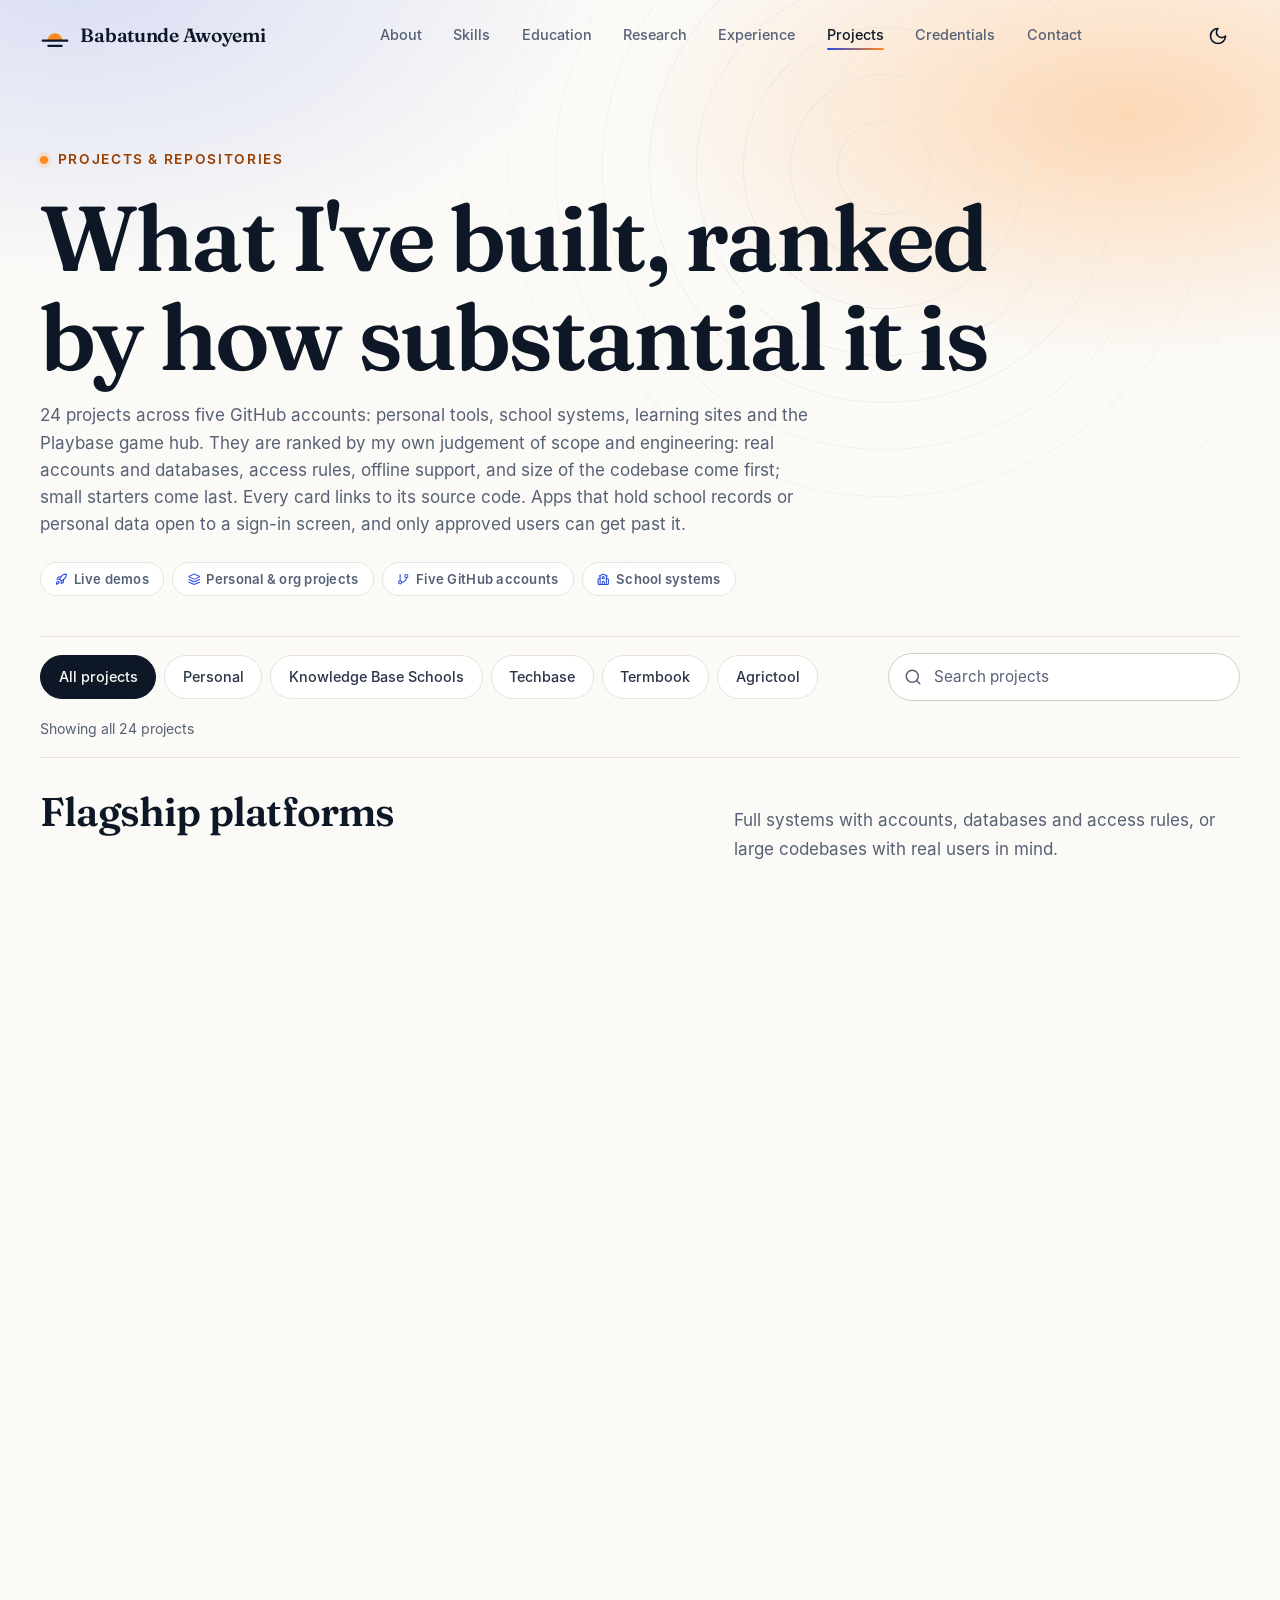
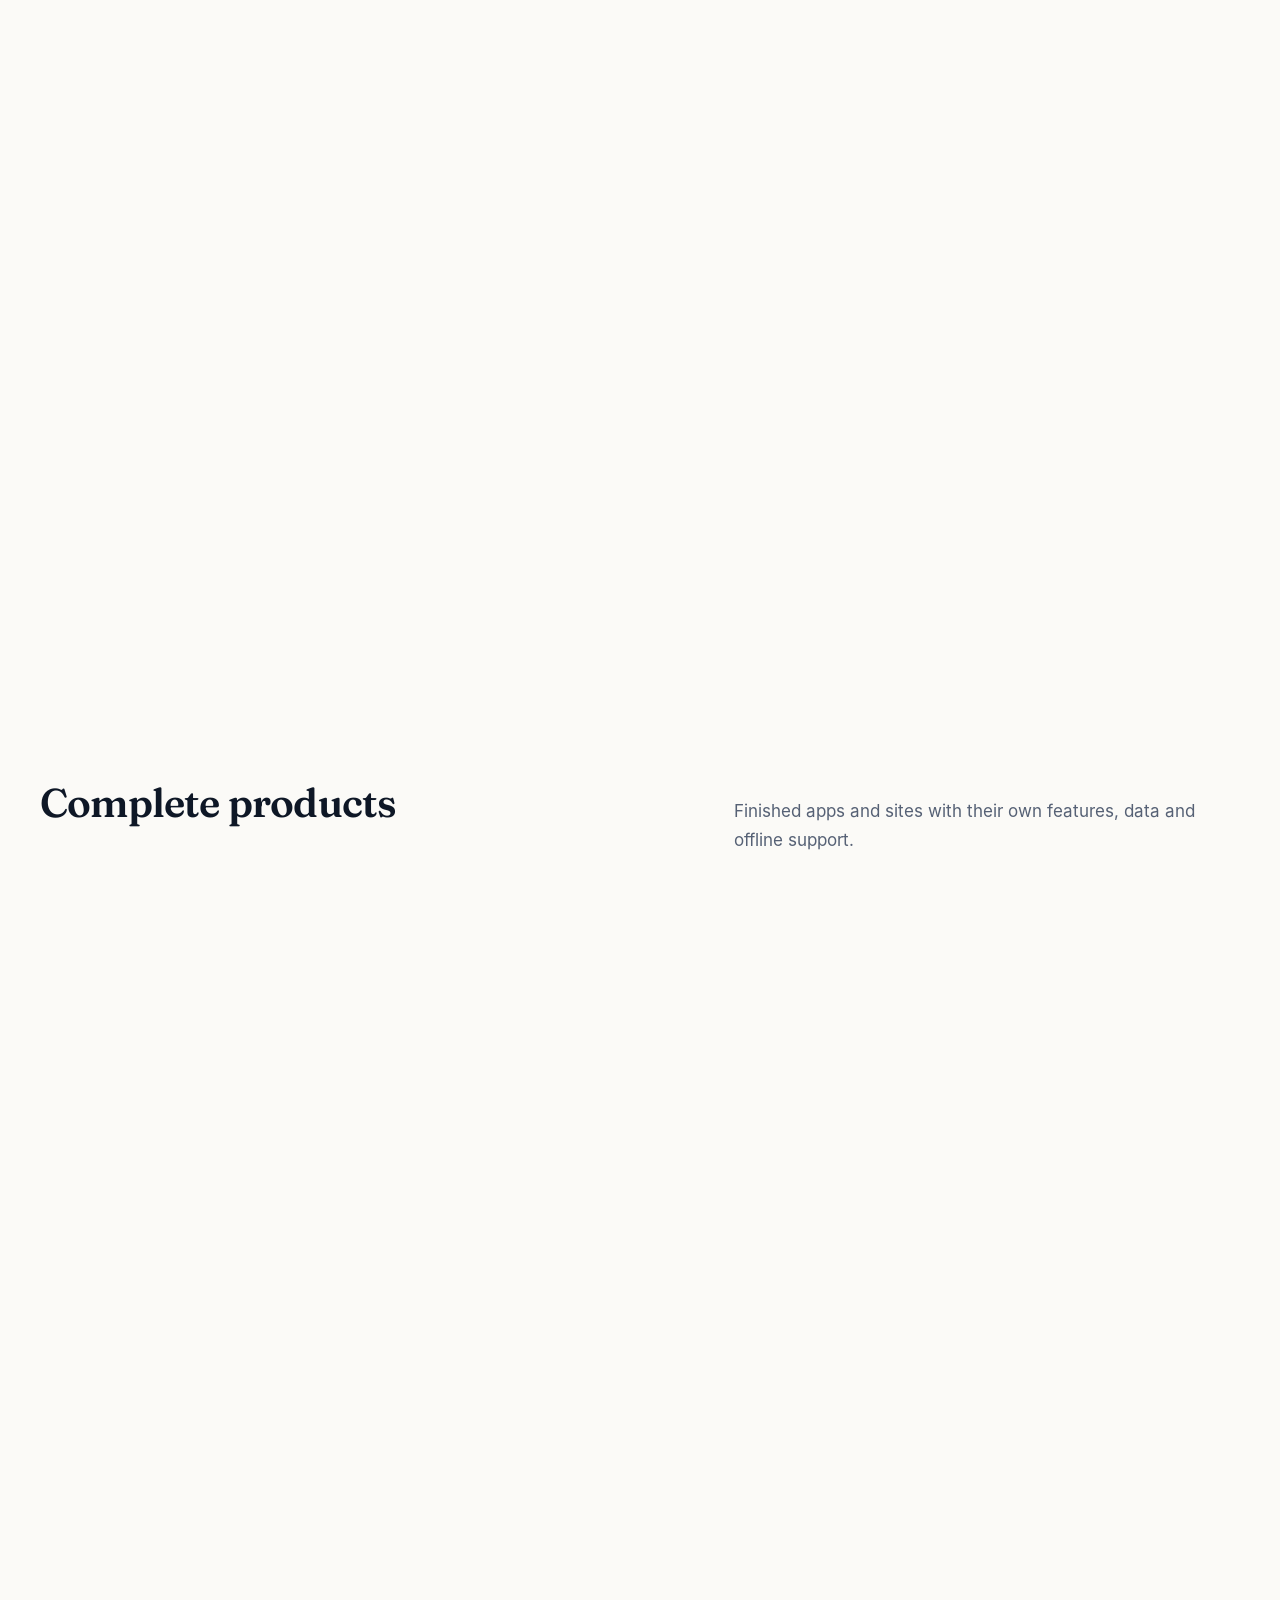
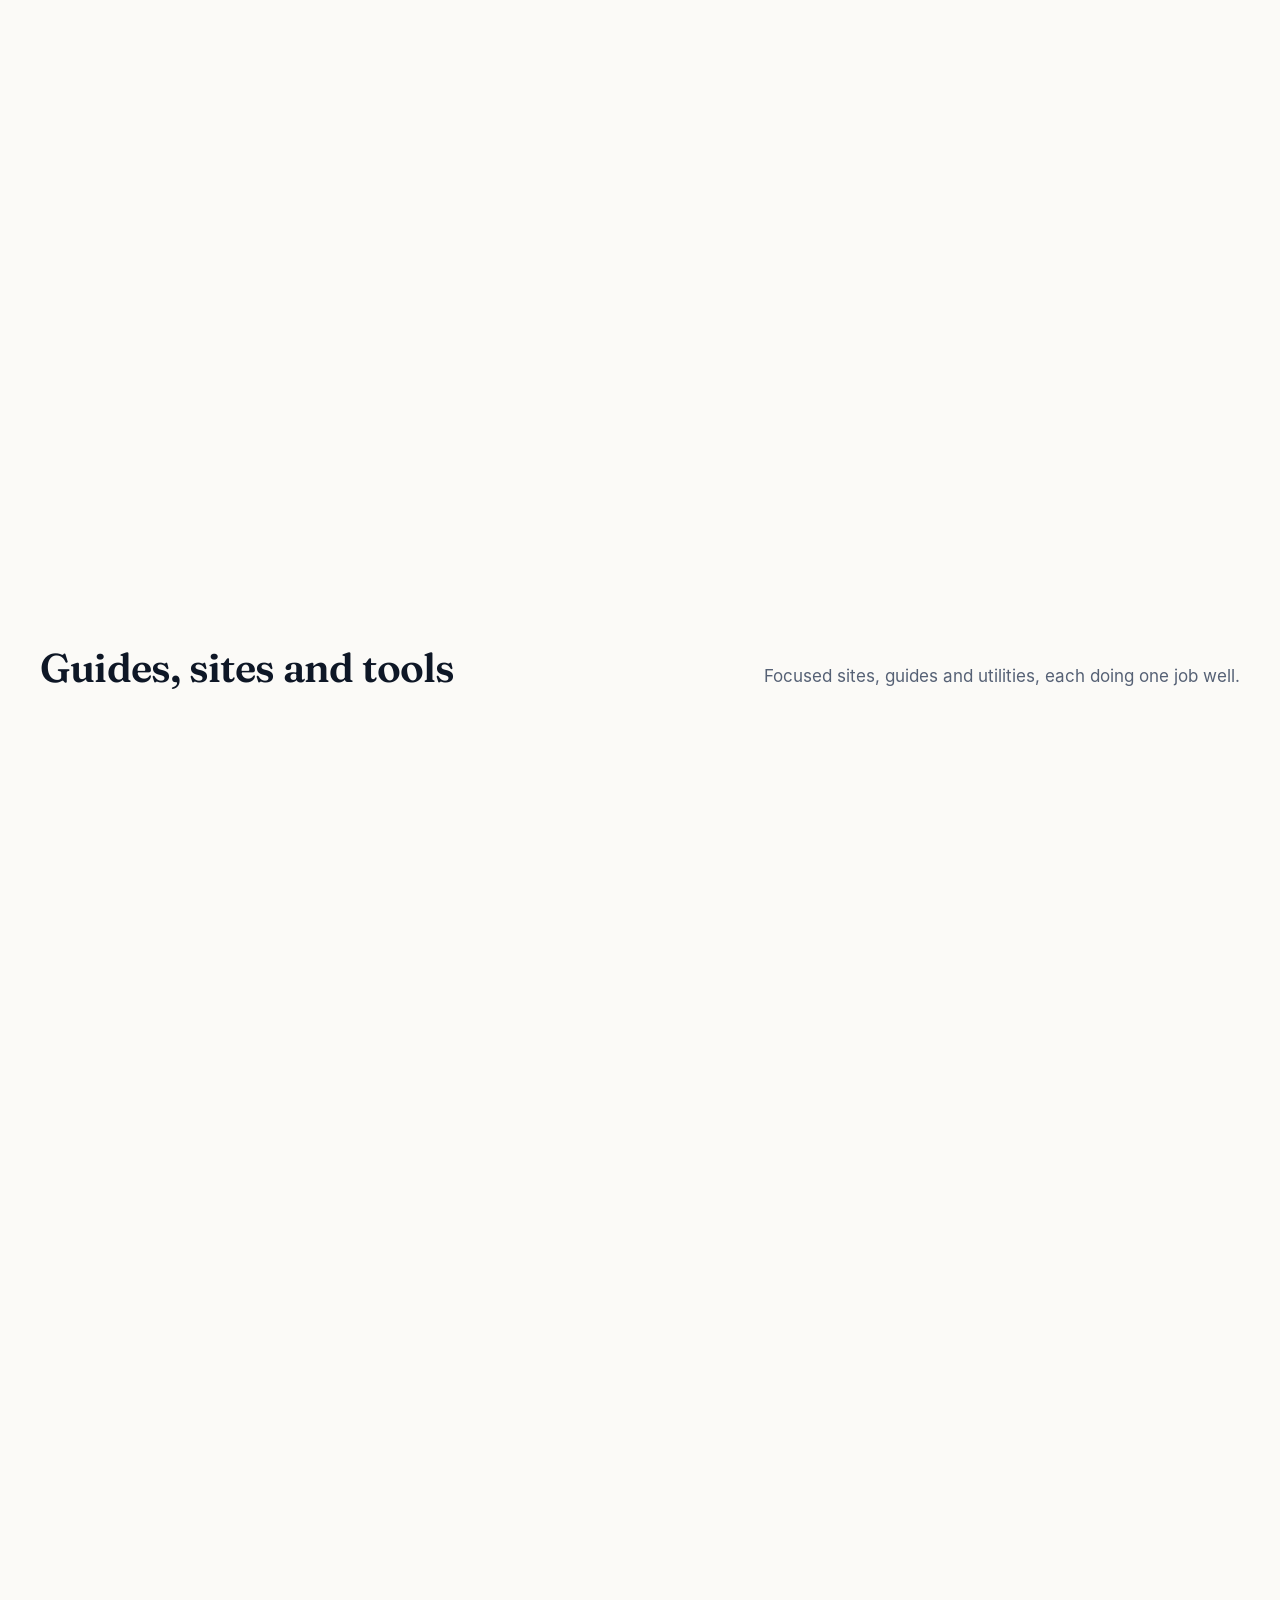
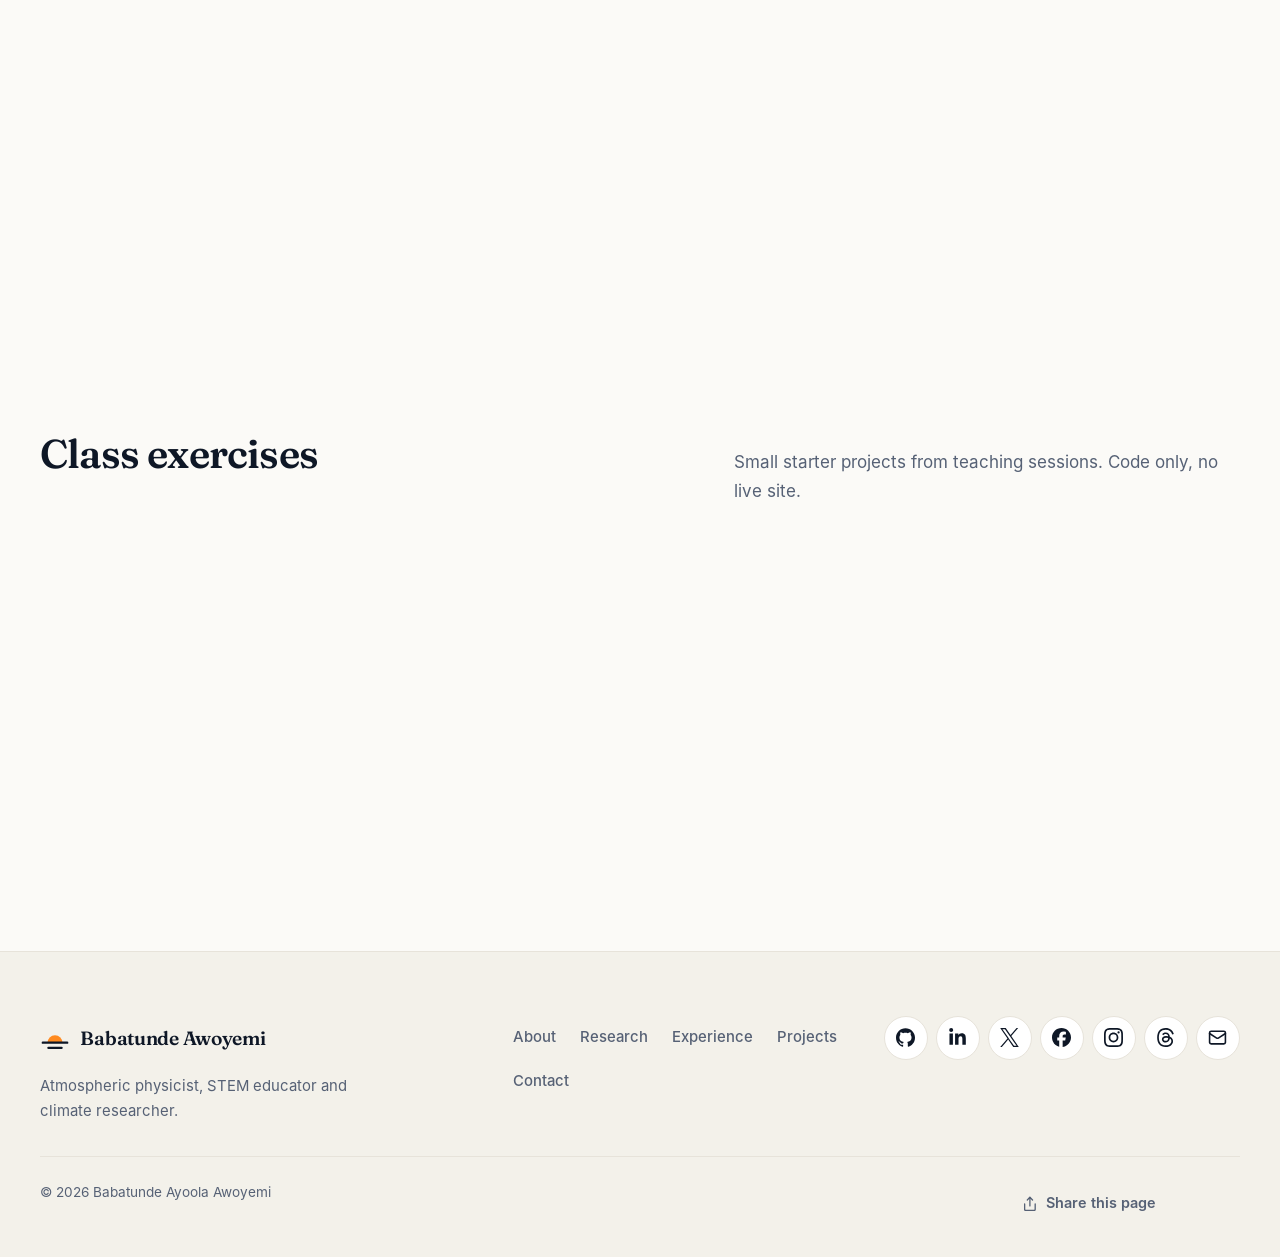
<file: projects.html>
<!DOCTYPE html>
<html lang="en" class="no-js">
<head>
  <meta charset="utf-8">
  <meta name="viewport" content="width=device-width, initial-scale=1">
  <title>Projects | Babatunde Ayoola Awoyemi</title>
  <meta name="description" content="Open-source projects by Babatunde Ayoola Awoyemi across personal tools, the Knowledge Base International Schools portals, the Techbase STEM Academy and the Playbase game hub.">
  <link rel="canonical" href="https://babatundeawo.github.io/projects.html">
  <meta http-equiv="Content-Security-Policy" content="default-src 'self'; script-src 'self' 'sha256-34yN/0HLWdiUbCt1qwoA4f6y437marJyNK51BWop+4I='; style-src 'self'; img-src 'self' data:; font-src 'self'; connect-src 'self'; manifest-src 'self'; worker-src 'self'; frame-src 'none'; base-uri 'self'; form-action 'none'; object-src 'none'; upgrade-insecure-requests">
  <meta name="referrer" content="strict-origin-when-cross-origin">
  <meta name="color-scheme" content="light dark">
  <meta name="theme-color" media="(prefers-color-scheme: light)" content="#fbfaf7">
  <meta name="theme-color" media="(prefers-color-scheme: dark)" content="#090e1a">
  <meta name="author" content="Babatunde Ayoola Awoyemi">

  <meta property="og:type" content="website">
  <meta property="og:site_name" content="Babatunde Ayoola Awoyemi">
  <meta property="og:title" content="Projects | Babatunde Ayoola Awoyemi">
  <meta property="og:description" content="Open-source projects by Babatunde Ayoola Awoyemi across personal tools, the Knowledge Base International Schools portals, the Techbase STEM Academy and the Playbase game hub.">
  <meta property="og:url" content="https://babatundeawo.github.io/projects.html">
  <meta property="og:image" content="https://babatundeawo.github.io/assets/images/og-image.png">
  <meta property="og:image:width" content="1200">
  <meta property="og:image:height" content="630">
  <meta property="og:image:alt" content="Babatunde Ayoola Awoyemi. Atmospheric physicist, STEM educator and climate researcher.">
  <meta name="twitter:card" content="summary_large_image">
  <meta name="twitter:creator" content="@ba_awoyemi">
  <meta name="twitter:title" content="Projects | Babatunde Ayoola Awoyemi">
  <meta name="twitter:description" content="Open-source projects by Babatunde Ayoola Awoyemi across personal tools, the Knowledge Base International Schools portals, the Techbase STEM Academy and the Playbase game hub.">
  <meta name="twitter:image" content="https://babatundeawo.github.io/assets/images/og-image.png">

  <link rel="icon" href="favicon.ico" sizes="48x48">
  <link rel="icon" href="assets/icons/favicon.svg" type="image/svg+xml">
  <link rel="apple-touch-icon" href="assets/icons/apple-touch-icon.png">
  <link rel="manifest" href="manifest.webmanifest">
  <meta name="application-name" content="B. Awoyemi">
  <meta name="mobile-web-app-capable" content="yes">
  <meta name="apple-mobile-web-app-capable" content="yes">
  <meta name="apple-mobile-web-app-title" content="B. Awoyemi">
  <meta name="apple-mobile-web-app-status-bar-style" content="default">

  <link rel="preload" href="assets/fonts/fraunces-latin-600.woff2" as="font" type="font/woff2" crossorigin>
  <link rel="preload" href="assets/fonts/inter-latin-regular.woff2" as="font" type="font/woff2" crossorigin>
  <link rel="stylesheet" href="css/style.css">
  <script>(function(){var d=document.documentElement;d.className=d.className.replace('no-js','js');var t=null;try{t=localStorage.getItem('ba-theme');}catch(e){}if(t!=='light'&&t!=='dark'){t=window.matchMedia&&matchMedia('(prefers-color-scheme: dark)').matches?'dark':'light';}d.setAttribute('data-theme',t);})();</script>
  <script type="application/ld+json">{"@context": "https://schema.org", "@type": "CollectionPage", "name": "Projects | Babatunde Ayoola Awoyemi", "url": "https://babatundeawo.github.io/projects.html", "description": "Open-source projects by Babatunde Ayoola Awoyemi across personal tools, the Knowledge Base International Schools portals, the Techbase STEM Academy and the Playbase game hub.", "isPartOf": {"@type": "WebSite", "name": "Babatunde Ayoola Awoyemi", "url": "https://babatundeawo.github.io/"}, "author": {"@type": "Person", "name": "Babatunde Ayoola Awoyemi", "url": "https://babatundeawo.github.io/"}}</script>
</head>
<body>
  <!-- Icons: Lucide (ISC), Simple Icons (CC0), Font Awesome Free (CC BY 4.0) -->
<svg class="sprite" aria-hidden="true" focusable="false" xmlns="http://www.w3.org/2000/svg"><symbol id="i-arrow-up-right" viewBox="0 0 24 24"><path d="M7 7h10v10"></path><path d="M7 17 17 7"></path></symbol><symbol id="i-book-marked" viewBox="0 0 24 24"><path d="M10 2v8l3-3 3 3V2"></path><path d="M4 19.5v-15A2.5 2.5 0 0 1 6.5 2H19a1 1 0 0 1 1 1v18a1 1 0 0 1-1 1H6.5a1 1 0 0 1 0-5H20"></path></symbol><symbol id="i-book-open" viewBox="0 0 24 24"><path d="M12 7v14"></path><path d="M3 18a1 1 0 0 1-1-1V4a1 1 0 0 1 1-1h5a4 4 0 0 1 4 4 4 4 0 0 1 4-4h5a1 1 0 0 1 1 1v13a1 1 0 0 1-1 1h-6a3 3 0 0 0-3 3 3 3 0 0 0-3-3z"></path></symbol><symbol id="i-boxes" viewBox="0 0 24 24"><path d="M2.97 12.92A2 2 0 0 0 2 14.63v3.24a2 2 0 0 0 .97 1.71l3 1.8a2 2 0 0 0 2.06 0L12 19v-5.5l-5-3-4.03 2.42Z"></path><path d="m7 16.5-4.74-2.85"></path><path d="m7 16.5 5-3"></path><path d="M7 16.5v5.17"></path><path d="M12 13.5V19l3.97 2.38a2 2 0 0 0 2.06 0l3-1.8a2 2 0 0 0 .97-1.71v-3.24a2 2 0 0 0-.97-1.71L17 10.5l-5 3Z"></path><path d="m17 16.5-5-3"></path><path d="m17 16.5 4.74-2.85"></path><path d="M17 16.5v5.17"></path><path d="M7.97 4.42A2 2 0 0 0 7 6.13v4.37l5 3 5-3V6.13a2 2 0 0 0-.97-1.71l-3-1.8a2 2 0 0 0-2.06 0l-3 1.8Z"></path><path d="M12 8 7.26 5.15"></path><path d="m12 8 4.74-2.85"></path><path d="M12 13.5V8"></path></symbol><symbol id="i-brain" viewBox="0 0 24 24"><path d="M12 5a3 3 0 1 0-5.997.125 4 4 0 0 0-2.526 5.77 4 4 0 0 0 .556 6.588A4 4 0 1 0 12 18Z"></path><path d="M12 5a3 3 0 1 1 5.997.125 4 4 0 0 1 2.526 5.77 4 4 0 0 1-.556 6.588A4 4 0 1 1 12 18Z"></path><path d="M15 13a4.5 4.5 0 0 1-3-4 4.5 4.5 0 0 1-3 4"></path><path d="M17.599 6.5a3 3 0 0 0 .399-1.375"></path><path d="M6.003 5.125A3 3 0 0 0 6.401 6.5"></path><path d="M3.477 10.896a4 4 0 0 1 .585-.396"></path><path d="M19.938 10.5a4 4 0 0 1 .585.396"></path><path d="M6 18a4 4 0 0 1-1.967-.516"></path><path d="M19.967 17.484A4 4 0 0 1 18 18"></path></symbol><symbol id="i-briefcase" viewBox="0 0 24 24"><path d="M16 20V4a2 2 0 0 0-2-2h-4a2 2 0 0 0-2 2v16"></path><rect width="20" height="14" x="2" y="6" rx="2"></rect></symbol><symbol id="i-check" viewBox="0 0 24 24"><path d="M20 6 9 17l-5-5"></path></symbol><symbol id="i-chevron-up" viewBox="0 0 24 24"><path d="m18 15-6-6-6 6"></path></symbol><symbol id="i-church" viewBox="0 0 24 24"><path d="M10 9h4"></path><path d="M12 7v5"></path><path d="M14 22v-4a2 2 0 0 0-4 0v4"></path><path d="M18 22V5.618a1 1 0 0 0-.553-.894l-4.553-2.277a2 2 0 0 0-1.788 0L6.553 4.724A1 1 0 0 0 6 5.618V22"></path><path d="m18 7 3.447 1.724a1 1 0 0 1 .553.894V20a2 2 0 0 1-2 2H4a2 2 0 0 1-2-2V9.618a1 1 0 0 1 .553-.894L6 7"></path></symbol><symbol id="i-clipboard-check" viewBox="0 0 24 24"><rect width="8" height="4" x="8" y="2" rx="1" ry="1"></rect><path d="M16 4h2a2 2 0 0 1 2 2v14a2 2 0 0 1-2 2H6a2 2 0 0 1-2-2V6a2 2 0 0 1 2-2h2"></path><path d="m9 14 2 2 4-4"></path></symbol><symbol id="i-close" viewBox="0 0 24 24"><path d="M18 6 6 18"></path><path d="m6 6 12 12"></path></symbol><symbol id="i-dice" viewBox="0 0 24 24"><rect width="18" height="18" x="3" y="3" rx="2" ry="2"></rect><path d="M16 8h.01"></path><path d="M8 8h.01"></path><path d="M8 16h.01"></path><path d="M16 16h.01"></path><path d="M12 12h.01"></path></symbol><symbol id="i-facebook" viewBox="0 0 24 24"><path d="M9.101 23.691v-7.98H6.627v-3.667h2.474v-1.58c0-4.085 1.848-5.978 5.858-5.978.401 0 .955.042 1.468.103a8.68 8.68 0 0 1 1.141.195v3.325a8.623 8.623 0 0 0-.653-.036 26.805 26.805 0 0 0-.733-.009c-.707 0-1.259.096-1.675.309a1.686 1.686 0 0 0-.679.622c-.258.42-.374.995-.374 1.752v1.297h3.919l-.386 2.103-.287 1.564h-3.246v8.245C19.396 23.238 24 18.179 24 12.044c0-6.627-5.373-12-12-12s-12 5.373-12 12c0 5.628 3.874 10.35 9.101 11.647Z"></path></symbol><symbol id="i-gamepad" viewBox="0 0 24 24"><line x1="6" x2="10" y1="11" y2="11"></line><line x1="8" x2="8" y1="9" y2="13"></line><line x1="15" x2="15.01" y1="12" y2="12"></line><line x1="18" x2="18.01" y1="10" y2="10"></line><path d="M17.32 5H6.68a4 4 0 0 0-3.978 3.59c-.006.052-.01.101-.017.152C2.604 9.416 2 14.456 2 16a3 3 0 0 0 3 3c1 0 1.5-.5 2-1l1.414-1.414A2 2 0 0 1 9.828 16h4.344a2 2 0 0 1 1.414.586L17 18c.5.5 1 1 2 1a3 3 0 0 0 3-3c0-1.545-.604-6.584-.685-7.258-.007-.05-.011-.1-.017-.151A4 4 0 0 0 17.32 5z"></path></symbol><symbol id="i-git-branch" viewBox="0 0 24 24"><line x1="6" x2="6" y1="3" y2="15"></line><circle cx="18" cy="6" r="3"></circle><circle cx="6" cy="18" r="3"></circle><path d="M18 9a9 9 0 0 1-9 9"></path></symbol><symbol id="i-github" viewBox="0 0 24 24"><path d="M12 .297c-6.63 0-12 5.373-12 12 0 5.303 3.438 9.8 8.205 11.385.6.113.82-.258.82-.577 0-.285-.01-1.04-.015-2.04-3.338.724-4.042-1.61-4.042-1.61C4.422 18.07 3.633 17.7 3.633 17.7c-1.087-.744.084-.729.084-.729 1.205.084 1.838 1.236 1.838 1.236 1.07 1.835 2.809 1.305 3.495.998.108-.776.417-1.305.76-1.605-2.665-.3-5.466-1.332-5.466-5.93 0-1.31.465-2.38 1.235-3.22-.135-.303-.54-1.523.105-3.176 0 0 1.005-.322 3.3 1.23.96-.267 1.98-.399 3-.405 1.02.006 2.04.138 3 .405 2.28-1.552 3.285-1.23 3.285-1.23.645 1.653.24 2.873.12 3.176.765.84 1.23 1.91 1.23 3.22 0 4.61-2.805 5.625-5.475 5.92.42.36.81 1.096.81 2.22 0 1.606-.015 2.896-.015 3.286 0 .315.21.69.825.57C20.565 22.092 24 17.592 24 12.297c0-6.627-5.373-12-12-12"></path></symbol><symbol id="i-graduation-cap" viewBox="0 0 24 24"><path d="M21.42 10.922a1 1 0 0 0-.019-1.838L12.83 5.18a2 2 0 0 0-1.66 0L2.6 9.08a1 1 0 0 0 0 1.832l8.57 3.908a2 2 0 0 0 1.66 0z"></path><path d="M22 10v6"></path><path d="M6 12.5V16a6 3 0 0 0 12 0v-3.5"></path></symbol><symbol id="i-instagram" viewBox="0 0 24 24"><path d="M7.0301.084c-1.2768.0602-2.1487.264-2.911.5634-.7888.3075-1.4575.72-2.1228 1.3877-.6652.6677-1.075 1.3368-1.3802 2.127-.2954.7638-.4956 1.6365-.552 2.914-.0564 1.2775-.0689 1.6882-.0626 4.947.0062 3.2586.0206 3.6671.0825 4.9473.061 1.2765.264 2.1482.5635 2.9107.308.7889.72 1.4573 1.388 2.1228.6679.6655 1.3365 1.0743 2.1285 1.38.7632.295 1.6361.4961 2.9134.552 1.2773.056 1.6884.069 4.9462.0627 3.2578-.0062 3.668-.0207 4.9478-.0814 1.28-.0607 2.147-.2652 2.9098-.5633.7889-.3086 1.4578-.72 2.1228-1.3881.665-.6682 1.0745-1.3378 1.3795-2.1284.2957-.7632.4966-1.636.552-2.9124.056-1.2809.0692-1.6898.063-4.948-.0063-3.2583-.021-3.6668-.0817-4.9465-.0607-1.2797-.264-2.1487-.5633-2.9117-.3084-.7889-.72-1.4568-1.3876-2.1228C21.2982 1.33 20.628.9208 19.8378.6165 19.074.321 18.2017.1197 16.9244.0645 15.6471.0093 15.236-.005 11.977.0014 8.718.0076 8.31.0215 7.0301.0839m.1402 21.6932c-1.17-.0509-1.8053-.2453-2.2287-.408-.5606-.216-.96-.4771-1.3819-.895-.422-.4178-.6811-.8186-.9-1.378-.1644-.4234-.3624-1.058-.4171-2.228-.0595-1.2645-.072-1.6442-.079-4.848-.007-3.2037.0053-3.583.0607-4.848.05-1.169.2456-1.805.408-2.2282.216-.5613.4762-.96.895-1.3816.4188-.4217.8184-.6814 1.3783-.9003.423-.1651 1.0575-.3614 2.227-.4171 1.2655-.06 1.6447-.072 4.848-.079 3.2033-.007 3.5835.005 4.8495.0608 1.169.0508 1.8053.2445 2.228.408.5608.216.96.4754 1.3816.895.4217.4194.6816.8176.9005 1.3787.1653.4217.3617 1.056.4169 2.2263.0602 1.2655.0739 1.645.0796 4.848.0058 3.203-.0055 3.5834-.061 4.848-.051 1.17-.245 1.8055-.408 2.2294-.216.5604-.4763.96-.8954 1.3814-.419.4215-.8181.6811-1.3783.9-.4224.1649-1.0577.3617-2.2262.4174-1.2656.0595-1.6448.072-4.8493.079-3.2045.007-3.5825-.006-4.848-.0608M16.953 5.5864A1.44 1.44 0 1 0 18.39 4.144a1.44 1.44 0 0 0-1.437 1.4424M5.8385 12.012c.0067 3.4032 2.7706 6.1557 6.173 6.1493 3.4026-.0065 6.157-2.7701 6.1506-6.1733-.0065-3.4032-2.771-6.1565-6.174-6.1498-3.403.0067-6.156 2.771-6.1496 6.1738M8 12.0077a4 4 0 1 1 4.008 3.9921A3.9996 3.9996 0 0 1 8 12.0077"></path></symbol><symbol id="i-landmark" viewBox="0 0 24 24"><line x1="3" x2="21" y1="22" y2="22"></line><line x1="6" x2="6" y1="18" y2="11"></line><line x1="10" x2="10" y1="18" y2="11"></line><line x1="14" x2="14" y1="18" y2="11"></line><line x1="18" x2="18" y1="18" y2="11"></line><polygon points="12 2 20 7 4 7"></polygon></symbol><symbol id="i-layers" viewBox="0 0 24 24"><path d="m12.83 2.18a2 2 0 0 0-1.66 0L2.6 6.08a1 1 0 0 0 0 1.83l8.58 3.91a2 2 0 0 0 1.66 0l8.58-3.9a1 1 0 0 0 0-1.83Z"></path><path d="m22 17.65-9.17 4.16a2 2 0 0 1-1.66 0L2 17.65"></path><path d="m22 12.65-9.17 4.16a2 2 0 0 1-1.66 0L2 12.65"></path></symbol><symbol id="i-linkedin" viewBox="0 0 448 512"><path d="M100.28 448H7.4V148.9h92.88zM53.79 108.1C24.09 108.1 0 83.5 0 53.8a53.79 53.79 0 0 1 107.58 0c0 29.7-24.1 54.3-53.79 54.3zM447.9 448h-92.68V302.4c0-34.7-.7-79.2-48.29-79.2-48.29 0-55.69 37.7-55.69 76.7V448h-92.78V148.9h89.08v40.8h1.3c12.4-23.5 42.69-48.3 87.88-48.3 94 0 111.28 61.9 111.28 142.3V448z"></path></symbol><symbol id="i-mail" viewBox="0 0 24 24"><rect width="20" height="16" x="2" y="4" rx="2"></rect><path d="m22 7-8.97 5.7a1.94 1.94 0 0 1-2.06 0L2 7"></path></symbol><symbol id="i-menu" viewBox="0 0 24 24"><line x1="4" x2="20" y1="12" y2="12"></line><line x1="4" x2="20" y1="6" y2="6"></line><line x1="4" x2="20" y1="18" y2="18"></line></symbol><symbol id="i-message" viewBox="0 0 24 24"><path d="M7.9 20A9 9 0 1 0 4 16.1L2 22Z"></path></symbol><symbol id="i-moon" viewBox="0 0 24 24"><path d="M12 3a6 6 0 0 0 9 9 9 9 0 1 1-9-9Z"></path></symbol><symbol id="i-piggy-bank" viewBox="0 0 24 24"><path d="M19 5c-1.5 0-2.8 1.4-3 2-3.5-1.5-11-.3-11 5 0 1.8 0 3 2 4.5V20h4v-2h3v2h4v-4c1-.5 1.7-1 2-2h2v-4h-2c0-1-.5-1.5-1-2V5z"></path><path d="M2 9v1c0 1.1.9 2 2 2h1"></path><path d="M16 11h.01"></path></symbol><symbol id="i-presentation" viewBox="0 0 24 24"><path d="M2 3h20"></path><path d="M21 3v11a2 2 0 0 1-2 2H5a2 2 0 0 1-2-2V3"></path><path d="m7 21 5-5 5 5"></path></symbol><symbol id="i-receipt" viewBox="0 0 24 24"><path d="M4 2v20l2-1 2 1 2-1 2 1 2-1 2 1 2-1 2 1V2l-2 1-2-1-2 1-2-1-2 1-2-1-2 1Z"></path><path d="M16 8h-6a2 2 0 1 0 0 4h4a2 2 0 1 1 0 4H8"></path><path d="M12 17.5v-11"></path></symbol><symbol id="i-rocket" viewBox="0 0 24 24"><path d="M4.5 16.5c-1.5 1.26-2 5-2 5s3.74-.5 5-2c.71-.84.7-2.13-.09-2.91a2.18 2.18 0 0 0-2.91-.09z"></path><path d="m12 15-3-3a22 22 0 0 1 2-3.95A12.88 12.88 0 0 1 22 2c0 2.72-.78 7.5-6 11a22.35 22.35 0 0 1-4 2z"></path><path d="M9 12H4s.55-3.03 2-4c1.62-1.08 5 0 5 0"></path><path d="M12 15v5s3.03-.55 4-2c1.08-1.62 0-5 0-5"></path></symbol><symbol id="i-school" viewBox="0 0 24 24"><path d="M14 22v-4a2 2 0 1 0-4 0v4"></path><path d="m18 10 3.447 1.724a1 1 0 0 1 .553.894V20a2 2 0 0 1-2 2H4a2 2 0 0 1-2-2v-7.382a1 1 0 0 1 .553-.894L6 10"></path><path d="M18 5v17"></path><path d="m4 6 7.106-3.553a2 2 0 0 1 1.788 0L20 6"></path><path d="M6 5v17"></path><circle cx="12" cy="9" r="2"></circle></symbol><symbol id="i-search" viewBox="0 0 24 24"><circle cx="11" cy="11" r="8"></circle><path d="m21 21-4.3-4.3"></path></symbol><symbol id="i-search-x" viewBox="0 0 24 24"><path d="m13.5 8.5-5 5"></path><path d="m8.5 8.5 5 5"></path><circle cx="11" cy="11" r="8"></circle><path d="m21 21-4.3-4.3"></path></symbol><symbol id="i-server" viewBox="0 0 24 24"><rect width="20" height="8" x="2" y="2" rx="2" ry="2"></rect><rect width="20" height="8" x="2" y="14" rx="2" ry="2"></rect><line x1="6" x2="6.01" y1="6" y2="6"></line><line x1="6" x2="6.01" y1="18" y2="18"></line></symbol><symbol id="i-smartphone" viewBox="0 0 24 24"><rect width="14" height="20" x="5" y="2" rx="2" ry="2"></rect><path d="M12 18h.01"></path></symbol><symbol id="i-spell-check" viewBox="0 0 24 24"><path d="m6 16 6-12 6 12"></path><path d="M8 12h8"></path><path d="m16 20 2 2 4-4"></path></symbol><symbol id="i-sun" viewBox="0 0 24 24"><circle cx="12" cy="12" r="4"></circle><path d="M12 2v2"></path><path d="M12 20v2"></path><path d="m4.93 4.93 1.41 1.41"></path><path d="m17.66 17.66 1.41 1.41"></path><path d="M2 12h2"></path><path d="M20 12h2"></path><path d="m6.34 17.66-1.41 1.41"></path><path d="m19.07 4.93-1.41 1.41"></path></symbol><symbol id="i-table" viewBox="0 0 24 24"><path d="M12 3v18"></path><rect width="18" height="18" x="3" y="3" rx="2"></rect><path d="M3 9h18"></path><path d="M3 15h18"></path></symbol><symbol id="i-thermometer" viewBox="0 0 24 24"><path d="M12 9a4 4 0 0 0-2 7.5"></path><path d="M12 3v2"></path><path d="m6.6 18.4-1.4 1.4"></path><path d="M20 4v10.54a4 4 0 1 1-4 0V4a2 2 0 0 1 4 0Z"></path><path d="M4 13H2"></path><path d="M6.34 7.34 4.93 5.93"></path></symbol><symbol id="i-threads" viewBox="0 0 24 24"><path d="M12.186 24h-.007c-3.581-.024-6.334-1.205-8.184-3.509C2.35 18.44 1.5 15.586 1.472 12.01v-.017c.03-3.579.879-6.43 2.525-8.482C5.845 1.205 8.6.024 12.18 0h.014c2.746.02 5.043.725 6.826 2.098 1.677 1.29 2.858 3.13 3.509 5.467l-2.04.569c-1.104-3.96-3.898-5.984-8.304-6.015-2.91.022-5.11.936-6.54 2.717C4.307 6.504 3.616 8.914 3.589 12c.027 3.086.718 5.496 2.057 7.164 1.43 1.783 3.631 2.698 6.54 2.717 2.623-.02 4.358-.631 5.8-2.045 1.647-1.613 1.618-3.593 1.09-4.798-.31-.71-.873-1.3-1.634-1.75-.192 1.352-.622 2.446-1.284 3.272-.886 1.102-2.14 1.704-3.73 1.79-1.202.065-2.361-.218-3.259-.801-1.063-.689-1.685-1.74-1.752-2.964-.065-1.19.408-2.285 1.33-3.082.88-.76 2.119-1.207 3.583-1.291a13.853 13.853 0 0 1 3.02.142c-.126-.742-.375-1.332-.75-1.757-.513-.586-1.308-.883-2.359-.89h-.029c-.844 0-1.992.232-2.721 1.32L7.734 7.847c.98-1.454 2.568-2.256 4.478-2.256h.044c3.194.02 5.097 1.975 5.287 5.388.108.046.216.094.321.142 1.49.7 2.58 1.761 3.154 3.07.797 1.82.871 4.79-1.548 7.158-1.85 1.81-4.094 2.628-7.277 2.65Zm1.003-11.69c-.242 0-.487.007-.739.021-1.836.103-2.98.946-2.916 2.143.067 1.256 1.452 1.839 2.784 1.767 1.224-.065 2.818-.543 3.086-3.71a10.5 10.5 0 0 0-2.215-.221z"></path></symbol><symbol id="i-timer" viewBox="0 0 24 24"><line x1="10" x2="14" y1="2" y2="2"></line><line x1="12" x2="15" y1="14" y2="11"></line><circle cx="12" cy="14" r="8"></circle></symbol><symbol id="i-users" viewBox="0 0 24 24"><path d="M16 21v-2a4 4 0 0 0-4-4H6a4 4 0 0 0-4 4v2"></path><circle cx="9" cy="7" r="4"></circle><path d="M22 21v-2a4 4 0 0 0-3-3.87"></path><path d="M16 3.13a4 4 0 0 1 0 7.75"></path></symbol><symbol id="i-x" viewBox="0 0 24 24"><path d="M14.234 10.162 22.977 0h-2.072l-7.591 8.824L7.251 0H.258l9.168 13.343L.258 24H2.33l8.016-9.318L16.749 24h6.993zm-2.837 3.299-.929-1.329L3.076 1.56h3.182l5.965 8.532.929 1.329 7.754 11.09h-3.182z"></path></symbol><symbol id="i-share" viewBox="0 0 24 24"><path d="M12 2v13"></path><path d="m16 6-4-4-4 4"></path><path d="M4 12v8a2 2 0 0 0 2 2h12a2 2 0 0 0 2-2v-8"></path></symbol><symbol id="i-download" viewBox="0 0 24 24"><path d="M12 15V3"></path><path d="M21 15v4a2 2 0 0 1-2 2H5a2 2 0 0 1-2-2v-4"></path><path d="m7 10 5 5 5-5"></path></symbol><symbol id="i-square-plus" viewBox="0 0 24 24"><rect width="18" height="18" x="3" y="3" rx="2"></rect><path d="M8 12h8"></path><path d="M12 8v8"></path></symbol><symbol id="i-wifi-off" viewBox="0 0 24 24"><path d="M12 20h.01"></path><path d="M8.5 16.429a5 5 0 0 1 7 0"></path><path d="M5 12.859a10 10 0 0 1 5.17-2.69"></path><path d="M19 12.859a10 10 0 0 0-2.007-1.523"></path><path d="M2 8.82a15 15 0 0 1 4.177-2.643"></path><path d="M22 8.82a15 15 0 0 0-11.288-3.764"></path><path d="m2 2 20 20"></path></symbol></svg>
  <a class="skip-link" href="#main">Skip to main content</a>
  <div class="progress" aria-hidden="true"></div>

  <header class="site-header">
    <div class="container nav">
      <a class="logo" href="index.html" aria-label="Babatunde Awoyemi, home">
          <svg class="logo__mark" viewBox="0 0 32 32" aria-hidden="true" focusable="false"><path class="sun" d="M8 21a8 8 0 0 1 16 0z"/><path class="line" d="M3 21h26M9 26.5h14"/></svg>
          <span class="logo__full">Babatunde Awoyemi</span><span class="logo__short" aria-hidden="true">B. Awoyemi</span>
        </a>
      <nav aria-label="Primary">
        <ul class="nav__list" id="primary-nav">
          <li><a class="nav__link" href="index.html#about">About</a></li>
          <li><a class="nav__link" href="index.html#skills">Skills</a></li>
          <li><a class="nav__link" href="index.html#education">Education</a></li>
          <li><a class="nav__link" href="index.html#research">Research</a></li>
          <li><a class="nav__link" href="index.html#experience">Experience</a></li>
          <li><a class="nav__link" href="projects.html" aria-current="page">Projects</a></li>
          <li><a class="nav__link" href="index.html#credentials">Credentials</a></li>
          <li><a class="nav__link" href="index.html#contact">Contact</a></li>
        </ul>
      </nav>
      <div class="nav__tools">
        <button class="icon-btn theme-toggle" type="button" data-theme-toggle aria-label="Switch to dark theme"><svg class="icon icon-moon" aria-hidden="true" focusable="false"><use href="#i-moon"/></svg><svg class="icon icon-sun" aria-hidden="true" focusable="false"><use href="#i-sun"/></svg></button>
        <button class="icon-btn nav-toggle" type="button" data-menu-toggle aria-expanded="false" aria-controls="primary-nav" aria-label="Open menu"><svg class="icon icon-open" aria-hidden="true" focusable="false"><use href="#i-menu"/></svg><svg class="icon icon-close" aria-hidden="true" focusable="false"><use href="#i-close"/></svg></button>
      </div>
    </div>
  </header>

  <main id="main">
    <section class="page-hero">
      <div class="hero__bg" aria-hidden="true"></div>
      <div class="container">
        <p class="eyebrow hero__enter">Projects &amp; repositories</p>
        <h1 class="hero__enter">What I've built, ranked by how substantial it is</h1>
        <p class="section__lede hero__enter">24 projects across five GitHub accounts: personal tools, school systems, learning sites and the Playbase game hub. They are ranked by my own judgement of scope and engineering: real accounts and databases, access rules, offline support, and size of the codebase come first; small starters come last. Every card links to its source code. Apps that hold school records or personal data open to a sign-in screen, and only approved users can get past it.</p>
        <div class="stat-row hero__enter">
          <span class="badge"><svg class="icon" aria-hidden="true" focusable="false"><use href="#i-rocket"/></svg> Live demos</span>
          <span class="badge"><svg class="icon" aria-hidden="true" focusable="false"><use href="#i-layers"/></svg> Personal &amp; org projects</span>
          <span class="badge"><svg class="icon" aria-hidden="true" focusable="false"><use href="#i-git-branch"/></svg> Five GitHub accounts</span>
          <span class="badge"><svg class="icon" aria-hidden="true" focusable="false"><use href="#i-school"/></svg> School systems</span>
        </div>
      </div>
    </section>

    <div class="container" data-projects>
      <div class="controls">
        <span id="personal"></span><span id="kbi"></span><span id="techbase"></span><span id="termbook"></span><span id="agrictool"></span>
        <div class="filters" role="group" aria-label="Filter projects by group">
<button class="filter" type="button" data-filter="all" aria-pressed="true">All projects</button>
          <button class="filter" type="button" data-filter="personal" aria-pressed="false">Personal</button>
          <button class="filter" type="button" data-filter="kbi" aria-pressed="false">Knowledge Base Schools</button>
          <button class="filter" type="button" data-filter="techbase" aria-pressed="false">Techbase</button>
          <button class="filter" type="button" data-filter="termbook" aria-pressed="false">Termbook</button>
          <button class="filter" type="button" data-filter="agrictool" aria-pressed="false">Agrictool</button>
        </div>
        <label class="search">
          <span class="sr-only">Search projects</span>
          <svg class="icon" aria-hidden="true" focusable="false"><use href="#i-search"/></svg>
          <input type="search" data-search placeholder="Search projects" autocomplete="off" spellcheck="false">
        </label>
        <p class="results-status" data-status role="status" aria-live="polite"></p>
      </div>

        <section class="group" id="flagship" data-group="flagship" aria-labelledby="g-flagship">
          <div class="group__head">
            <h2 id="g-flagship">Flagship platforms</h2>
            <p class="group__blurb">Full systems with accounts, databases and access rules, or large codebases with real users in mind.</p>
          </div>
          <ul class="cards" data-stagger>
          <li class="reveal" data-account="kbi">
            <article class="card project">
              <div class="project__top"><span class="project__icon"><svg class="icon" aria-hidden="true" focusable="false"><use href="#i-piggy-bank"/></svg></span><span class="project__rank"><span class="sr-only">Rank </span>#1</span><span class="badge badge--private">Sign-in app</span></div>
              <h3>School Fee Payment Portal</h3>
              <p class="project__account">Knowledge Base Schools</p>
              <p>Fee and school-information portal for Knowledge Base International Schools. Parents see itemised fees and payments, staff see who has paid, and the owner sees the whole school's finances and runs data imports. Real accounts on Firebase.</p>
              <ul class="tags" aria-label="Technologies"><li>JavaScript</li><li>Firebase</li><li>Python</li></ul>
              <div class="project__links"><a class="link-pill link-pill--primary" href="https://school-fee-portal-4f0e6.web.app/" target="_blank" rel="noopener noreferrer">Open app <svg class="icon" aria-hidden="true" focusable="false"><use href="#i-arrow-up-right"/></svg><span class="sr-only">(opens in new tab)</span></a><a class="link-pill" href="https://github.com/kbischool/school-fee-portal" target="_blank" rel="noopener noreferrer">GitHub repo <svg class="icon" aria-hidden="true" focusable="false"><use href="#i-arrow-up-right"/></svg><span class="sr-only">(opens in new tab)</span></a></div>
            </article>
          </li>
          <li class="reveal" data-account="techbase">
            <article class="card project">
              <div class="project__top"><span class="project__icon"><svg class="icon" aria-hidden="true" focusable="false"><use href="#i-graduation-cap"/></svg></span><span class="project__rank"><span class="sr-only">Rank </span>#2</span><span class="badge badge--live">Live</span></div>
              <h3>Techbase STEM Academy</h3>
              <p class="project__account">Techbase</p>
              <p>The Techbase Consultant Services website plus a free academy of 472 lessons across eight courses, built from source files by a Python pipeline.</p>
              <ul class="tags" aria-label="Technologies"><li>HTML</li><li>JavaScript</li><li>Python</li></ul>
              <div class="project__links"><a class="link-pill link-pill--primary" href="https://techbaseng.github.io/" target="_blank" rel="noopener noreferrer">Live site <svg class="icon" aria-hidden="true" focusable="false"><use href="#i-arrow-up-right"/></svg><span class="sr-only">(opens in new tab)</span></a><a class="link-pill" href="https://github.com/techbaseng/techbaseng.github.io" target="_blank" rel="noopener noreferrer">GitHub repo <svg class="icon" aria-hidden="true" focusable="false"><use href="#i-arrow-up-right"/></svg><span class="sr-only">(opens in new tab)</span></a></div>
            </article>
          </li>
          <li class="reveal" data-account="termbook">
            <article class="card project">
              <div class="project__top"><span class="project__icon"><svg class="icon" aria-hidden="true" focusable="false"><use href="#i-clipboard-check"/></svg></span><span class="project__rank"><span class="sr-only">Rank </span>#3</span><span class="badge badge--live">Live</span></div>
              <h3>Termbook</h3>
              <p class="project__account">Termbook</p>
              <p>Free daily AM/PM attendance registers, per-subject score sheets and term report cards for Nigerian secondary schools. Admins, teachers and parents each see only what their role allows. Installs on a phone and works offline.</p>
              <ul class="tags" aria-label="Technologies"><li>JavaScript</li><li>Firebase</li><li>PWA</li></ul>
              <div class="project__links"><a class="link-pill link-pill--primary" href="https://termbook.github.io/" target="_blank" rel="noopener noreferrer">Live site <svg class="icon" aria-hidden="true" focusable="false"><use href="#i-arrow-up-right"/></svg><span class="sr-only">(opens in new tab)</span></a><a class="link-pill" href="https://github.com/termbook/termbook.github.io" target="_blank" rel="noopener noreferrer">GitHub repo <svg class="icon" aria-hidden="true" focusable="false"><use href="#i-arrow-up-right"/></svg><span class="sr-only">(opens in new tab)</span></a></div>
            </article>
          </li>
          <li class="reveal" data-account="agrictool">
            <article class="card project">
              <div class="project__top"><span class="project__icon"><svg class="icon" aria-hidden="true" focusable="false"><use href="#i-boxes"/></svg></span><span class="project__rank"><span class="sr-only">Rank </span>#4</span><span class="badge badge--live">Live</span></div>
              <h3>RAISSAT Digital Food Systems Platform</h3>
              <p class="project__account">Agrictool</p>
              <p>Web platform for the RAISSAT digital food systems community project at FUTA, Akure: participant registration, pre and post assessments, certificates, a searchable toolkit directory and an administrator dashboard.</p>
              <ul class="tags" aria-label="Technologies"><li>TypeScript</li><li>Firebase</li></ul>
              <div class="project__links"><a class="link-pill link-pill--primary" href="https://agrictool.github.io/" target="_blank" rel="noopener noreferrer">Live site <svg class="icon" aria-hidden="true" focusable="false"><use href="#i-arrow-up-right"/></svg><span class="sr-only">(opens in new tab)</span></a><a class="link-pill" href="https://github.com/agrictool/agrictool.github.io" target="_blank" rel="noopener noreferrer">GitHub repo <svg class="icon" aria-hidden="true" focusable="false"><use href="#i-arrow-up-right"/></svg><span class="sr-only">(opens in new tab)</span></a></div>
            </article>
          </li>
          <li class="reveal" data-account="personal">
            <article class="card project">
              <div class="project__top"><span class="project__icon"><svg class="icon" aria-hidden="true" focusable="false"><use href="#i-gamepad"/></svg></span><span class="project__rank"><span class="sr-only">Rank </span>#5</span><span class="badge badge--live">Live</span></div>
              <h3>Playbase</h3>
              <p class="project__account">Personal</p>
              <p>One home for five free browser games: Naija Monopoly, QuizMaster, Millionaire Mindset, Kingdom Quiz and Bible Family Feud. Pick from a carousel, play with no account, and use the Home button inside any game to switch. Light and dark themes, and new games are added with one small file.</p>
              <ul class="tags" aria-label="Technologies"><li>JavaScript</li><li>Firebase</li><li>PWA</li></ul>
              <div class="project__links"><a class="link-pill link-pill--primary" href="https://babatundeawo.github.io/playbase/" target="_blank" rel="noopener noreferrer">Live site <svg class="icon" aria-hidden="true" focusable="false"><use href="#i-arrow-up-right"/></svg><span class="sr-only">(opens in new tab)</span></a><a class="link-pill" href="https://github.com/babatundeawo/playbase" target="_blank" rel="noopener noreferrer">GitHub repo <svg class="icon" aria-hidden="true" focusable="false"><use href="#i-arrow-up-right"/></svg><span class="sr-only">(opens in new tab)</span></a></div>
            </article>
          </li>
          <li class="reveal" data-account="personal">
            <article class="card project">
              <div class="project__top"><span class="project__icon"><svg class="icon" aria-hidden="true" focusable="false"><use href="#i-school"/></svg></span><span class="project__rank"><span class="sr-only">Rank </span>#6</span><span class="badge badge--private">Sign-in app</span></div>
              <h3>ISCGS Register</h3>
              <p class="project__account">Personal</p>
              <p>Register of students, staff and records for Ilado-Sagbo Community Grammar School: student roll, staff directory, attendance and assessment coverage, school profile and inventory. Only staff approved by an administrator can sign in.</p>
              <ul class="tags" aria-label="Technologies"><li>JavaScript</li><li>Firebase</li><li>Python</li></ul>
              <div class="project__links"><a class="link-pill link-pill--primary" href="https://babatundeawo.github.io/ilado-school-dashboard/" target="_blank" rel="noopener noreferrer">Open app <svg class="icon" aria-hidden="true" focusable="false"><use href="#i-arrow-up-right"/></svg><span class="sr-only">(opens in new tab)</span></a><a class="link-pill" href="https://github.com/babatundeawo/ilado-school-dashboard" target="_blank" rel="noopener noreferrer">GitHub repo <svg class="icon" aria-hidden="true" focusable="false"><use href="#i-arrow-up-right"/></svg><span class="sr-only">(opens in new tab)</span></a></div>
            </article>
          </li>
          <li class="reveal" data-account="personal">
            <article class="card project">
              <div class="project__top"><span class="project__icon"><svg class="icon" aria-hidden="true" focusable="false"><use href="#i-church"/></svg></span><span class="project__rank"><span class="sr-only">Rank </span>#7</span><span class="badge badge--live">Live</span></div>
              <h3>RCCG Training Portal</h3>
              <p class="project__account">Personal</p>
              <p>Mobile-first study portal that replaces three printed RCCG manuals (Believers', Baptismal and Workers-in-Training) with guided lessons, scripture that opens in place, class tests, notes, bookmarks and optional synced progress.</p>
              <ul class="tags" aria-label="Technologies"><li>JavaScript</li><li>Firebase</li><li>PWA</li></ul>
              <div class="project__links"><a class="link-pill link-pill--primary" href="https://babatundeawo.github.io/rccg-training-portal/" target="_blank" rel="noopener noreferrer">Live site <svg class="icon" aria-hidden="true" focusable="false"><use href="#i-arrow-up-right"/></svg><span class="sr-only">(opens in new tab)</span></a><a class="link-pill" href="https://github.com/babatundeawo/rccg-training-portal" target="_blank" rel="noopener noreferrer">GitHub repo <svg class="icon" aria-hidden="true" focusable="false"><use href="#i-arrow-up-right"/></svg><span class="sr-only">(opens in new tab)</span></a></div>
            </article>
          </li>
          </ul>
        </section>
        <section class="group" id="products" data-group="products" aria-labelledby="g-products">
          <div class="group__head">
            <h2 id="g-products">Complete products</h2>
            <p class="group__blurb">Finished apps and sites with their own features, data and offline support.</p>
          </div>
          <ul class="cards" data-stagger>
          <li class="reveal" data-account="personal">
            <article class="card project">
              <div class="project__top"><span class="project__icon"><svg class="icon" aria-hidden="true" focusable="false"><use href="#i-thermometer"/></svg></span><span class="project__rank"><span class="sr-only">Rank </span>#8</span><span class="badge badge--live">Live</span></div>
              <h3>Global Warming Explorer</h3>
              <p class="project__account">Personal</p>
              <p>Interactive climate-science course with a footprint calculator, charts, quizzes, certificates and a classroom check-in dashboard. Written from a background in atmospheric physics.</p>
              <ul class="tags" aria-label="Technologies"><li>JavaScript</li><li>Python</li><li>PWA</li></ul>
              <div class="project__links"><a class="link-pill link-pill--primary" href="https://babatundeawo.github.io/globalwarming/" target="_blank" rel="noopener noreferrer">Live site <svg class="icon" aria-hidden="true" focusable="false"><use href="#i-arrow-up-right"/></svg><span class="sr-only">(opens in new tab)</span></a><a class="link-pill" href="https://github.com/babatundeawo/globalwarming" target="_blank" rel="noopener noreferrer">GitHub repo <svg class="icon" aria-hidden="true" focusable="false"><use href="#i-arrow-up-right"/></svg><span class="sr-only">(opens in new tab)</span></a></div>
            </article>
          </li>
          <li class="reveal" data-account="personal">
            <article class="card project">
              <div class="project__top"><span class="project__icon"><svg class="icon" aria-hidden="true" focusable="false"><use href="#i-clipboard-check"/></svg></span><span class="project__rank"><span class="sr-only">Rank </span>#9</span><span class="badge badge--private">Sign-in app</span></div>
              <h3>Attendance Register</h3>
              <p class="project__account">Personal</p>
              <p>Daily AM/PM attendance register for teachers, with weekly and term reports, student records, a holiday calendar and CSV export. Shared through Firebase and usable offline.</p>
              <ul class="tags" aria-label="Technologies"><li>JavaScript</li><li>Firebase</li><li>PWA</li></ul>
              <div class="project__links"><a class="link-pill link-pill--primary" href="https://babatundeawo.github.io/attendance/" target="_blank" rel="noopener noreferrer">Open app <svg class="icon" aria-hidden="true" focusable="false"><use href="#i-arrow-up-right"/></svg><span class="sr-only">(opens in new tab)</span></a><a class="link-pill" href="https://github.com/babatundeawo/attendance" target="_blank" rel="noopener noreferrer">GitHub repo <svg class="icon" aria-hidden="true" focusable="false"><use href="#i-arrow-up-right"/></svg><span class="sr-only">(opens in new tab)</span></a></div>
            </article>
          </li>
          <li class="reveal" data-account="personal">
            <article class="card project">
              <div class="project__top"><span class="project__icon"><svg class="icon" aria-hidden="true" focusable="false"><use href="#i-server"/></svg></span><span class="project__rank"><span class="sr-only">Rank </span>#10</span><span class="badge badge--live">Live</span></div>
              <h3>Deploybase</h3>
              <p class="project__account">Personal</p>
              <p>A directory of configured Claude Projects, each with its working page and the exact instructions behind it.</p>
              <ul class="tags" aria-label="Technologies"><li>HTML</li><li>JavaScript</li><li>Python</li></ul>
              <div class="project__links"><a class="link-pill link-pill--primary" href="https://babatundeawo.github.io/deploybase/" target="_blank" rel="noopener noreferrer">Live site <svg class="icon" aria-hidden="true" focusable="false"><use href="#i-arrow-up-right"/></svg><span class="sr-only">(opens in new tab)</span></a><a class="link-pill" href="https://github.com/babatundeawo/deploybase" target="_blank" rel="noopener noreferrer">GitHub repo <svg class="icon" aria-hidden="true" focusable="false"><use href="#i-arrow-up-right"/></svg><span class="sr-only">(opens in new tab)</span></a></div>
            </article>
          </li>
          <li class="reveal" data-account="personal">
            <article class="card project">
              <div class="project__top"><span class="project__icon"><svg class="icon" aria-hidden="true" focusable="false"><use href="#i-message"/></svg></span><span class="project__rank"><span class="sr-only">Rank </span>#11</span><span class="badge badge--private">Sign-in app</span></div>
              <h3>Daily Greetings</h3>
              <p class="project__account">Personal</p>
              <p>Writes warm, prayerful WhatsApp greetings that fit the day and time, different for every contact. Review one, tap once, and WhatsApp opens ready to send. Keeps track of who you have greeted.</p>
              <ul class="tags" aria-label="Technologies"><li>JavaScript</li><li>Firebase</li><li>PWA</li></ul>
              <div class="project__links"><a class="link-pill link-pill--primary" href="https://babatundeawo.github.io/wa-greetings/" target="_blank" rel="noopener noreferrer">Open app <svg class="icon" aria-hidden="true" focusable="false"><use href="#i-arrow-up-right"/></svg><span class="sr-only">(opens in new tab)</span></a><a class="link-pill" href="https://github.com/babatundeawo/wa-greetings" target="_blank" rel="noopener noreferrer">GitHub repo <svg class="icon" aria-hidden="true" focusable="false"><use href="#i-arrow-up-right"/></svg><span class="sr-only">(opens in new tab)</span></a></div>
            </article>
          </li>
          <li class="reveal" data-account="personal">
            <article class="card project">
              <div class="project__top"><span class="project__icon"><svg class="icon" aria-hidden="true" focusable="false"><use href="#i-brain"/></svg></span><span class="project__rank"><span class="sr-only">Rank </span>#12</span><span class="badge badge--live">Live</span></div>
              <h3>PromptOS</h3>
              <p class="project__account">Personal</p>
              <p>Over 200 working AI prompts for image generation, careers, social media, presentations and business. Fill in the blanks, copy, and go. Searchable, editable, and works offline.</p>
              <ul class="tags" aria-label="Technologies"><li>JavaScript</li><li>PWA</li></ul>
              <div class="project__links"><a class="link-pill link-pill--primary" href="https://babatundeawo.github.io/ai-prompt-library/" target="_blank" rel="noopener noreferrer">Live site <svg class="icon" aria-hidden="true" focusable="false"><use href="#i-arrow-up-right"/></svg><span class="sr-only">(opens in new tab)</span></a><a class="link-pill" href="https://github.com/babatundeawo/ai-prompt-library" target="_blank" rel="noopener noreferrer">GitHub repo <svg class="icon" aria-hidden="true" focusable="false"><use href="#i-arrow-up-right"/></svg><span class="sr-only">(opens in new tab)</span></a></div>
            </article>
          </li>
          <li class="reveal" data-account="personal">
            <article class="card project">
              <div class="project__top"><span class="project__icon"><svg class="icon" aria-hidden="true" focusable="false"><use href="#i-book-marked"/></svg></span><span class="project__rank"><span class="sr-only">Rank </span>#13</span><span class="badge badge--live">Live</span></div>
              <h3>Deep Calls</h3>
              <p class="project__account">Personal</p>
              <p>Long-form Christian apologetics essays for people who ask hard questions, built from Markdown by a custom Python static-site generator.</p>
              <ul class="tags" aria-label="Technologies"><li>Python</li><li>JavaScript</li></ul>
              <div class="project__links"><a class="link-pill link-pill--primary" href="https://babatundeawo.github.io/deep-calls/" target="_blank" rel="noopener noreferrer">Live site <svg class="icon" aria-hidden="true" focusable="false"><use href="#i-arrow-up-right"/></svg><span class="sr-only">(opens in new tab)</span></a><a class="link-pill" href="https://github.com/babatundeawo/deep-calls" target="_blank" rel="noopener noreferrer">GitHub repo <svg class="icon" aria-hidden="true" focusable="false"><use href="#i-arrow-up-right"/></svg><span class="sr-only">(opens in new tab)</span></a></div>
            </article>
          </li>
          <li class="reveal" data-account="personal">
            <article class="card project">
              <div class="project__top"><span class="project__icon"><svg class="icon" aria-hidden="true" focusable="false"><use href="#i-users"/></svg></span><span class="project__rank"><span class="sr-only">Rank </span>#14</span><span class="badge badge--private">Sign-in app</span></div>
              <h3>Family Roots</h3>
              <p class="project__account">Personal</p>
              <p>A private family tree with a story for each person, a timeline, search, and invite links that give relatives an editor or viewer role. Prints as an outline and backs up to a file.</p>
              <ul class="tags" aria-label="Technologies"><li>JavaScript</li><li>Firebase</li><li>PWA</li></ul>
              <div class="project__links"><a class="link-pill link-pill--primary" href="https://family-roots-3c16d.web.app/" target="_blank" rel="noopener noreferrer">Open app <svg class="icon" aria-hidden="true" focusable="false"><use href="#i-arrow-up-right"/></svg><span class="sr-only">(opens in new tab)</span></a><a class="link-pill" href="https://github.com/babatundeawo/family-roots" target="_blank" rel="noopener noreferrer">GitHub repo <svg class="icon" aria-hidden="true" focusable="false"><use href="#i-arrow-up-right"/></svg><span class="sr-only">(opens in new tab)</span></a></div>
            </article>
          </li>
          <li class="reveal" data-account="kbi">
            <article class="card project">
              <div class="project__top"><span class="project__icon"><svg class="icon" aria-hidden="true" focusable="false"><use href="#i-receipt"/></svg></span><span class="project__rank"><span class="sr-only">Rank </span>#15</span><span class="badge badge--private">Sign-in app</span></div>
              <h3>KBIS Records</h3>
              <p class="project__account">Knowledge Base Schools</p>
              <p>Staff-only student records and fee accounts for KBIS Schools: student search, itemised fee accounts per term, fee structures and stock. Works offline and installs to the home screen.</p>
              <ul class="tags" aria-label="Technologies"><li>JavaScript</li><li>Firebase</li><li>PWA</li></ul>
              <div class="project__links"><a class="link-pill link-pill--primary" href="https://kbischool.github.io/kbis-records-app/" target="_blank" rel="noopener noreferrer">Open app <svg class="icon" aria-hidden="true" focusable="false"><use href="#i-arrow-up-right"/></svg><span class="sr-only">(opens in new tab)</span></a><a class="link-pill" href="https://github.com/kbischool/kbis-records-app" target="_blank" rel="noopener noreferrer">GitHub repo <svg class="icon" aria-hidden="true" focusable="false"><use href="#i-arrow-up-right"/></svg><span class="sr-only">(opens in new tab)</span></a></div>
            </article>
          </li>
          </ul>
        </section>
        <section class="group" id="guides" data-group="guides" aria-labelledby="g-guides">
          <div class="group__head">
            <h2 id="g-guides">Guides, sites and tools</h2>
            <p class="group__blurb">Focused sites, guides and utilities, each doing one job well.</p>
          </div>
          <ul class="cards" data-stagger>
          <li class="reveal" data-account="personal">
            <article class="card project">
              <div class="project__top"><span class="project__icon"><svg class="icon" aria-hidden="true" focusable="false"><use href="#i-presentation"/></svg></span><span class="project__rank"><span class="sr-only">Rank </span>#16</span><span class="badge badge--live">Live</span></div>
              <h3>Educator AI Toolkit</h3>
              <p class="project__account">Personal</p>
              <p>Guide for Nigerian teachers to set up one Claude Project that writes weekly lesson notes and exams with marking guides, plus 117 Scheme of Work files for JSS1 to SS3.</p>
              <ul class="tags" aria-label="Technologies"><li>HTML</li><li>JavaScript</li><li>PWA</li></ul>
              <div class="project__links"><a class="link-pill link-pill--primary" href="https://babatundeawo.github.io/educator-ai-toolkit/" target="_blank" rel="noopener noreferrer">Live site <svg class="icon" aria-hidden="true" focusable="false"><use href="#i-arrow-up-right"/></svg><span class="sr-only">(opens in new tab)</span></a><a class="link-pill" href="https://github.com/babatundeawo/educator-ai-toolkit" target="_blank" rel="noopener noreferrer">GitHub repo <svg class="icon" aria-hidden="true" focusable="false"><use href="#i-arrow-up-right"/></svg><span class="sr-only">(opens in new tab)</span></a></div>
            </article>
          </li>
          <li class="reveal" data-account="personal">
            <article class="card project">
              <div class="project__top"><span class="project__icon"><svg class="icon" aria-hidden="true" focusable="false"><use href="#i-spell-check"/></svg></span><span class="project__rank"><span class="sr-only">Rank </span>#17</span><span class="badge badge--live">Live</span></div>
              <h3>Akinyele Spelling Challenge</h3>
              <p class="project__account">Personal</p>
              <p>Official site for the 2026 Akinyele Spelling Challenge in Ibadan: results, format, a large word bank, a practice trainer with a Spelling Bee game, and an event gallery.</p>
              <ul class="tags" aria-label="Technologies"><li>HTML</li><li>JavaScript</li></ul>
              <div class="project__links"><a class="link-pill link-pill--primary" href="https://babatundeawo.github.io/akinyele-spelling-challenge/" target="_blank" rel="noopener noreferrer">Live site <svg class="icon" aria-hidden="true" focusable="false"><use href="#i-arrow-up-right"/></svg><span class="sr-only">(opens in new tab)</span></a><a class="link-pill" href="https://github.com/babatundeawo/akinyele-spelling-challenge" target="_blank" rel="noopener noreferrer">GitHub repo <svg class="icon" aria-hidden="true" focusable="false"><use href="#i-arrow-up-right"/></svg><span class="sr-only">(opens in new tab)</span></a></div>
            </article>
          </li>
          <li class="reveal" data-account="personal">
            <article class="card project">
              <div class="project__top"><span class="project__icon"><svg class="icon" aria-hidden="true" focusable="false"><use href="#i-timer"/></svg></span><span class="project__rank"><span class="sr-only">Rank </span>#18</span><span class="badge badge--live">Live</span></div>
              <h3>Timekeeper</h3>
              <p class="project__account">Personal</p>
              <p>Clock, countdown, stopwatch, focus timer and alarms in one quiet interface. Runs in the browser, stores nothing on a server, and works offline once installed.</p>
              <ul class="tags" aria-label="Technologies"><li>JavaScript</li><li>PWA</li></ul>
              <div class="project__links"><a class="link-pill link-pill--primary" href="https://babatundeawo.github.io/timekeeper/" target="_blank" rel="noopener noreferrer">Live site <svg class="icon" aria-hidden="true" focusable="false"><use href="#i-arrow-up-right"/></svg><span class="sr-only">(opens in new tab)</span></a><a class="link-pill" href="https://github.com/babatundeawo/timekeeper" target="_blank" rel="noopener noreferrer">GitHub repo <svg class="icon" aria-hidden="true" focusable="false"><use href="#i-arrow-up-right"/></svg><span class="sr-only">(opens in new tab)</span></a></div>
            </article>
          </li>
          <li class="reveal" data-account="personal">
            <article class="card project">
              <div class="project__top"><span class="project__icon"><svg class="icon" aria-hidden="true" focusable="false"><use href="#i-briefcase"/></svg></span><span class="project__rank"><span class="sr-only">Rank </span>#19</span><span class="badge badge--live">Live</span></div>
              <h3>Personal AI Career Engine</h3>
              <p class="project__account">Personal</p>
              <p>Free four-phase guide to building a personal AI career engine with NotebookLM and a Claude Project, then generating CVs, cover letters and bios from your real history.</p>
              <ul class="tags" aria-label="Technologies"><li>HTML</li><li>JavaScript</li><li>PWA</li></ul>
              <div class="project__links"><a class="link-pill link-pill--primary" href="https://babatundeawo.github.io/career-engine-guide/" target="_blank" rel="noopener noreferrer">Live site <svg class="icon" aria-hidden="true" focusable="false"><use href="#i-arrow-up-right"/></svg><span class="sr-only">(opens in new tab)</span></a><a class="link-pill" href="https://github.com/babatundeawo/career-engine-guide" target="_blank" rel="noopener noreferrer">GitHub repo <svg class="icon" aria-hidden="true" focusable="false"><use href="#i-arrow-up-right"/></svg><span class="sr-only">(opens in new tab)</span></a></div>
            </article>
          </li>
          <li class="reveal" data-account="personal">
            <article class="card project">
              <div class="project__top"><span class="project__icon"><svg class="icon" aria-hidden="true" focusable="false"><use href="#i-smartphone"/></svg></span><span class="project__rank"><span class="sr-only">Rank </span>#20</span><span class="badge badge--live">Live</span></div>
              <h3>AI Studio to Android Guide</h3>
              <p class="project__account">Personal</p>
              <p>Multi-page guide from Google AI Studio to GitHub to Vercel to an installable Android app, with troubleshooting, a glossary and a free-tier reference table.</p>
              <ul class="tags" aria-label="Technologies"><li>HTML</li><li>JavaScript</li><li>PWA</li></ul>
              <div class="project__links"><a class="link-pill link-pill--primary" href="https://babatundeawo.github.io/ai-studio-android-guide/" target="_blank" rel="noopener noreferrer">Live site <svg class="icon" aria-hidden="true" focusable="false"><use href="#i-arrow-up-right"/></svg><span class="sr-only">(opens in new tab)</span></a><a class="link-pill" href="https://github.com/babatundeawo/ai-studio-android-guide" target="_blank" rel="noopener noreferrer">GitHub repo <svg class="icon" aria-hidden="true" focusable="false"><use href="#i-arrow-up-right"/></svg><span class="sr-only">(opens in new tab)</span></a></div>
            </article>
          </li>
          <li class="reveal" data-account="kbi">
            <article class="card project">
              <div class="project__top"><span class="project__icon"><svg class="icon" aria-hidden="true" focusable="false"><use href="#i-landmark"/></svg></span><span class="project__rank"><span class="sr-only">Rank </span>#21</span><span class="badge badge--live">Live</span></div>
              <h3>Knowledge Base International Schools</h3>
              <p class="project__account">Knowledge Base Schools</p>
              <p>Public website of Knowledge Base International Schools, Moniya, Ibadan: admissions, academics, facilities, ICT, alumni and news.</p>
              <ul class="tags" aria-label="Technologies"><li>HTML</li><li>CSS</li><li>JavaScript</li></ul>
              <div class="project__links"><a class="link-pill link-pill--primary" href="https://kbischool.github.io/" target="_blank" rel="noopener noreferrer">Live site <svg class="icon" aria-hidden="true" focusable="false"><use href="#i-arrow-up-right"/></svg><span class="sr-only">(opens in new tab)</span></a><a class="link-pill" href="https://github.com/kbischool/kbischool.github.io" target="_blank" rel="noopener noreferrer">GitHub repo <svg class="icon" aria-hidden="true" focusable="false"><use href="#i-arrow-up-right"/></svg><span class="sr-only">(opens in new tab)</span></a></div>
            </article>
          </li>
          <li class="reveal" data-account="personal">
            <article class="card project">
              <div class="project__top"><span class="project__icon"><svg class="icon" aria-hidden="true" focusable="false"><use href="#i-layers"/></svg></span><span class="project__rank"><span class="sr-only">Rank </span>#22</span><span class="badge badge--live">Live</span></div>
              <h3>Personal Projects</h3>
              <p class="project__account">Personal</p>
              <p>A build log of small web and Python projects, with a searchable front page that links to each one.</p>
              <ul class="tags" aria-label="Technologies"><li>HTML</li><li>JavaScript</li><li>Python</li></ul>
              <div class="project__links"><a class="link-pill link-pill--primary" href="https://babatundeawo.github.io/personal-projects/" target="_blank" rel="noopener noreferrer">Live site <svg class="icon" aria-hidden="true" focusable="false"><use href="#i-arrow-up-right"/></svg><span class="sr-only">(opens in new tab)</span></a><a class="link-pill" href="https://github.com/babatundeawo/personal-projects" target="_blank" rel="noopener noreferrer">GitHub repo <svg class="icon" aria-hidden="true" focusable="false"><use href="#i-arrow-up-right"/></svg><span class="sr-only">(opens in new tab)</span></a></div>
            </article>
          </li>
          </ul>
        </section>
        <section class="group" id="exercises" data-group="exercises" aria-labelledby="g-exercises">
          <div class="group__head">
            <h2 id="g-exercises">Class exercises</h2>
            <p class="group__blurb">Small starter projects from teaching sessions. Code only, no live site.</p>
          </div>
          <ul class="cards" data-stagger>
          <li class="reveal" data-account="personal">
            <article class="card project">
              <div class="project__top"><span class="project__icon"><svg class="icon" aria-hidden="true" focusable="false"><use href="#i-book-open"/></svg></span><span class="project__rank"><span class="sr-only">Rank </span>#23</span><span class="badge">Code only</span></div>
              <h3>QuizMaster (David's copy)</h3>
              <p class="project__account">Personal</p>
              <p>Three-screen starter quiz (home, question, result) from a Techbase class session.</p>
              <ul class="tags" aria-label="Technologies"><li>HTML</li><li>CSS</li><li>JavaScript</li></ul>
              <div class="project__links"><a class="link-pill link-pill--primary" href="https://github.com/babatundeawo/quizmaster-David" target="_blank" rel="noopener noreferrer">GitHub repo <svg class="icon" aria-hidden="true" focusable="false"><use href="#i-arrow-up-right"/></svg><span class="sr-only">(opens in new tab)</span></a></div>
            </article>
          </li>
          <li class="reveal" data-account="personal">
            <article class="card project">
              <div class="project__top"><span class="project__icon"><svg class="icon" aria-hidden="true" focusable="false"><use href="#i-book-open"/></svg></span><span class="project__rank"><span class="sr-only">Rank </span>#24</span><span class="badge">Code only</span></div>
              <h3>QuizMaster (Ire's copy)</h3>
              <p class="project__account">Personal</p>
              <p>Three-screen starter quiz (home, question, result) from a Techbase class session.</p>
              <ul class="tags" aria-label="Technologies"><li>HTML</li><li>CSS</li><li>JavaScript</li></ul>
              <div class="project__links"><a class="link-pill link-pill--primary" href="https://github.com/babatundeawo/quizmaster-Ire" target="_blank" rel="noopener noreferrer">GitHub repo <svg class="icon" aria-hidden="true" focusable="false"><use href="#i-arrow-up-right"/></svg><span class="sr-only">(opens in new tab)</span></a></div>
            </article>
          </li>
          </ul>
        </section>

      <div class="empty" data-empty hidden>
        <svg class="icon" aria-hidden="true" focusable="false"><use href="#i-search-x"/></svg>
        <h2>No projects match your search</h2>
        <p>Try a different word, or clear the search to see everything.</p>
        <button class="btn btn--ghost btn--small" type="button" data-reset>Clear search and filters</button>
      </div>
    </div>
  </main>

  <footer class="site-footer">
    <div class="container">
      <div class="footer__grid">
        <div class="footer__about">
          <a class="logo" href="index.html" aria-label="Babatunde Awoyemi, home">
          <svg class="logo__mark" viewBox="0 0 32 32" aria-hidden="true" focusable="false"><path class="sun" d="M8 21a8 8 0 0 1 16 0z"/><path class="line" d="M3 21h26M9 26.5h14"/></svg>
          <span>Babatunde Awoyemi</span>
        </a>
          <p>Atmospheric physicist, STEM educator and climate researcher.</p>
        </div>
        <nav class="footer__nav" aria-label="Footer">
          <a href="index.html#about">About</a>
          <a href="index.html#research">Research</a>
          <a href="index.html#experience">Experience</a>
          <a href="projects.html">Projects</a>
          <a href="index.html#contact">Contact</a>
        </nav>
        <div class="social"><a href="https://github.com/babatundeawo" target="_blank" rel="noopener noreferrer" aria-label="GitHub (opens in new tab)"><svg class="icon icon--brand" aria-hidden="true" focusable="false"><use href="#i-github"/></svg></a><a href="https://www.linkedin.com/in/ba-awoyemi/" target="_blank" rel="noopener noreferrer" aria-label="LinkedIn (opens in new tab)"><svg class="icon icon--brand" aria-hidden="true" focusable="false"><use href="#i-linkedin"/></svg></a><a href="https://x.com/ba_awoyemi" target="_blank" rel="noopener noreferrer" aria-label="X / Twitter (opens in new tab)"><svg class="icon icon--brand" aria-hidden="true" focusable="false"><use href="#i-x"/></svg></a><a href="https://web.facebook.com/ba.awoyemi" target="_blank" rel="noopener noreferrer" aria-label="Facebook (opens in new tab)"><svg class="icon icon--brand" aria-hidden="true" focusable="false"><use href="#i-facebook"/></svg></a><a href="https://www.instagram.com/ba_awoyemi/" target="_blank" rel="noopener noreferrer" aria-label="Instagram (opens in new tab)"><svg class="icon icon--brand" aria-hidden="true" focusable="false"><use href="#i-instagram"/></svg></a><a href="https://www.threads.net/@ba_awoyemi" target="_blank" rel="noopener noreferrer" aria-label="Threads (opens in new tab)"><svg class="icon icon--brand" aria-hidden="true" focusable="false"><use href="#i-threads"/></svg></a><a href="mailto:babatundeawoyemi91@gmail.com" aria-label="Email"><svg class="icon" aria-hidden="true" focusable="false"><use href="#i-mail"/></svg></a></div>
      </div>
      <div class="footer__bottom">
        <p>&copy; <span data-year>2026</span> Babatunde Ayoola Awoyemi</p>
        <div class="footer__actions">
          <button class="link-btn" type="button" data-share hidden><svg class="icon" aria-hidden="true" focusable="false"><use href="#i-share"/></svg> Share this page</button>
          <button class="link-btn" type="button" data-install hidden><svg class="icon" aria-hidden="true" focusable="false"><use href="#i-download"/></svg> Install app</button>
        </div>
      </div>
    </div>
  </footer>

  <button class="to-top" type="button" data-to-top aria-label="Back to top"><svg class="icon" aria-hidden="true" focusable="false"><use href="#i-chevron-up"/></svg></button>
  <div class="toast" data-toast role="status" aria-live="polite"><svg class="icon" aria-hidden="true" focusable="false"><use href="#i-check"/></svg><span data-toast-text></span></div>

  <script src="js/main.js" defer></script>
  <script src="js/pwa.js" defer></script>
</body>
</html>
</file>
<file: css/style.css>
/* ==========================================================================
   Babatunde Ayoola Awoyemi — site styles
   Direction: "clear sky". Editorial, calm and luminous — warm paper and deep
   ink, a cobalt primary taken from the zenith, and a solar-amber accent used
   only for glow and emphasis. Everything below is driven by the tokens in
   section 1; change a token and the whole site follows.

   Contents
   1. Design tokens          6. Hero
   2. Fonts                  7. Sections and content blocks
   3. Reset and base         8. Projects page
   4. Layout helpers         9. Footer, toast, scroll-to-top
   5. Components            10. Motion, print and preferences
                            11. Sun path, app layer (install, update, offline)
   ========================================================================== */


/* ==========================================================================
   1. Design tokens
   ========================================================================== */
:root {
  /* Colour — light */
  --bg: #fbfaf7;
  --bg-sunken: #f3f1ea;
  --surface: #ffffff;
  --surface-2: #f8f7f2;
  --ink: #0e1726;
  --text: #2a3447;
  --muted: #566175;
  --line: #e7e3da;
  --line-strong: #d3cec1;

  --primary: #2748e0;          /* links, focus, small accents */
  --primary-fill: #2748e0;     /* button backgrounds */
  --primary-hover: #1d38b8;
  --on-primary: #ffffff;
  --primary-soft: rgb(39 72 224 / 0.08);
  --primary-glow: rgb(39 72 224 / 0.16);

  --accent: #ff8a1f;           /* decorative only (glows, dots, rules) */
  --accent-ink: #9a3f00;       /* accent when used as text */
  --accent-soft: rgb(255 138 31 / 0.14);
  --accent-glow: rgb(255 138 31 / 0.30);

  --success: #12774a;
  --warning: #8a5a00;
  --error: #b42318;
  --info: var(--primary);

  --band-bg: #0e1726;          /* always-dark feature band */
  --band-text: #d8deea;
  --band-line: rgb(255 255 255 / 0.14);

  --focus: #2748e0;
  --selection: rgb(255 138 31 / 0.35);

  /* Typography */
  --font-display: "Fraunces", "Iowan Old Style", "Palatino Linotype", Georgia, serif;
  --font-body: "Inter", system-ui, -apple-system, "Segoe UI", Roboto, "Helvetica Neue", Arial, sans-serif;

  --step--1: clamp(0.8rem, 0.78rem + 0.1vw, 0.875rem);
  --step-0: clamp(1rem, 0.97rem + 0.15vw, 1.0625rem);
  --step-1: clamp(1.125rem, 1.07rem + 0.3vw, 1.3125rem);
  --step-2: clamp(1.35rem, 1.22rem + 0.65vw, 1.75rem);
  --step-3: clamp(1.7rem, 1.4rem + 1.5vw, 2.5rem);
  --step-4: clamp(2.1rem, 1.5rem + 3vw, 3.75rem);
  --step-5: clamp(2.6rem, 1.4rem + 6vw, 5.75rem);

  /* Spacing (4px base) */
  --space-1: 0.25rem;
  --space-2: 0.5rem;
  --space-3: 0.75rem;
  --space-4: 1rem;
  --space-5: 1.5rem;
  --space-6: 2rem;
  --space-7: 3rem;
  --space-8: 4.5rem;
  --space-9: 7rem;

  /* Shape */
  --radius-sm: 8px;
  --radius-md: 14px;
  --radius-lg: 22px;
  --radius-xl: 32px;
  --radius-pill: 999px;
  --border: 1px solid var(--line);

  /* Elevation */
  --shadow-1: 0 1px 2px rgb(14 23 38 / 0.05), 0 2px 8px rgb(14 23 38 / 0.04);
  --shadow-2: 0 2px 4px rgb(14 23 38 / 0.04), 0 12px 32px rgb(14 23 38 / 0.09);
  --shadow-3: 0 4px 8px rgb(14 23 38 / 0.05), 0 28px 64px rgb(14 23 38 / 0.14);
  --glow: 0 0 0 1px rgb(39 72 224 / 0.25), 0 10px 30px rgb(39 72 224 / 0.22);

  /* Layers */
  --z-base: 1;
  --z-header: 50;
  --z-menu: 60;
  --z-top: 70;
  --z-toast: 80;
  --z-progress: 90;

  /* Motion */
  --dur-fast: 150ms;
  --dur-med: 300ms;
  --dur-slow: 700ms;
  --ease-out: cubic-bezier(0.22, 1, 0.36, 1);
  --ease-in-out: cubic-bezier(0.65, 0, 0.35, 1);

  /* Layout */
  --container: 1200px;
  --gutter: clamp(1.25rem, 4vw, 2.5rem);
  --header-h: 72px;

  color-scheme: light;
}

:root[data-theme="dark"] {
  --bg: #090e1a;
  --bg-sunken: #0c1322;
  --surface: #101828;
  --surface-2: #141e33;
  --ink: #f2f4fa;
  --text: #c3cad9;
  --muted: #98a2b8;
  --line: #1e2940;
  --line-strong: #2c3a57;

  --primary: #8da2ff;
  --primary-fill: #8da2ff;
  --primary-hover: #a9b9ff;
  --on-primary: #0a1030;
  --primary-soft: rgb(141 162 255 / 0.12);
  --primary-glow: rgb(141 162 255 / 0.18);

  --accent: #ffa24d;
  --accent-ink: #ffb877;
  --accent-soft: rgb(255 162 77 / 0.14);
  --accent-glow: rgb(255 162 77 / 0.22);

  --success: #3dd68c;
  --warning: #f5b849;
  --error: #ff8a80;

  --band-bg: #111a2e;
  --band-line: rgb(255 255 255 / 0.1);

  --focus: #a9b9ff;
  --selection: rgb(255 162 77 / 0.35);

  --shadow-1: 0 1px 2px rgb(0 0 0 / 0.4);
  --shadow-2: 0 2px 4px rgb(0 0 0 / 0.3), 0 14px 36px rgb(0 0 0 / 0.45);
  --shadow-3: 0 4px 8px rgb(0 0 0 / 0.35), 0 30px 70px rgb(0 0 0 / 0.55);
  --glow: 0 0 0 1px rgb(141 162 255 / 0.35), 0 10px 34px rgb(141 162 255 / 0.2);

  color-scheme: dark;
}

/* Same dark palette for visitors without JavaScript who prefer dark. */
@media (prefers-color-scheme: dark) {
  :root:not([data-theme]) {
    --bg: #090e1a; --bg-sunken: #0c1322; --surface: #101828; --surface-2: #141e33;
    --ink: #f2f4fa; --text: #c3cad9; --muted: #98a2b8; --line: #1e2940; --line-strong: #2c3a57;
    --primary: #8da2ff; --primary-fill: #8da2ff; --primary-hover: #a9b9ff; --on-primary: #0a1030;
    --primary-soft: rgb(141 162 255 / 0.12); --primary-glow: rgb(141 162 255 / 0.18);
    --accent: #ffa24d; --accent-ink: #ffb877; --accent-soft: rgb(255 162 77 / 0.14); --accent-glow: rgb(255 162 77 / 0.22);
    --success: #3dd68c; --warning: #f5b849; --error: #ff8a80;
    --band-bg: #111a2e; --band-line: rgb(255 255 255 / 0.1);
    --focus: #a9b9ff; --selection: rgb(255 162 77 / 0.35);
    --shadow-1: 0 1px 2px rgb(0 0 0 / 0.4);
    --shadow-2: 0 2px 4px rgb(0 0 0 / 0.3), 0 14px 36px rgb(0 0 0 / 0.45);
    --shadow-3: 0 4px 8px rgb(0 0 0 / 0.35), 0 30px 70px rgb(0 0 0 / 0.55);
    --glow: 0 0 0 1px rgb(141 162 255 / 0.35), 0 10px 34px rgb(141 162 255 / 0.2);
    color-scheme: dark;
  }
}


/* ==========================================================================
   2. Fonts (self-hosted, latin subset)
   ========================================================================== */
@font-face {
  font-family: "Inter";
  font-style: normal;
  font-weight: 400;
  font-display: swap;
  src: url("../assets/fonts/inter-latin-regular.woff2") format("woff2");
}
@font-face {
  font-family: "Inter";
  font-style: normal;
  font-weight: 500;
  font-display: swap;
  src: url("../assets/fonts/inter-latin-medium.woff2") format("woff2");
}
@font-face {
  font-family: "Inter";
  font-style: normal;
  font-weight: 600;
  font-display: swap;
  src: url("../assets/fonts/inter-latin-semibold.woff2") format("woff2");
}
@font-face {
  font-family: "Fraunces";
  font-style: normal;
  font-weight: 600;
  font-display: swap;
  src: url("../assets/fonts/fraunces-latin-600.woff2") format("woff2");
}


/* ==========================================================================
   3. Reset and base
   ========================================================================== */
*,
*::before,
*::after { box-sizing: border-box; }

html {
  -webkit-text-size-adjust: 100%;
  text-size-adjust: 100%;
  scroll-padding-top: calc(var(--header-h) + 16px);
  scrollbar-color: var(--line-strong) transparent;
  scrollbar-width: thin;
}

html.menu-open { overflow: hidden; }

body {
  margin: 0;
  background: var(--bg);
  color: var(--text);
  font-family: var(--font-body);
  font-size: var(--step-0);
  line-height: 1.7;
  -webkit-font-smoothing: antialiased;
  -moz-osx-font-smoothing: grayscale;
  text-rendering: optimizeLegibility;
  overflow-x: clip;
  -webkit-tap-highlight-color: transparent;
}

h1, h2, h3, h4 {
  margin: 0;
  color: var(--ink);
  font-family: var(--font-display);
  font-weight: 600;
  line-height: 1.08;
  letter-spacing: -0.02em;
  text-wrap: balance;
}
h3 { letter-spacing: -0.012em; line-height: 1.2; }
p { margin: 0; text-wrap: pretty; }
[hidden] { display: none !important; }
ul, ol { margin: 0; padding: 0; list-style: none; }
img, svg, picture { display: block; max-width: 100%; }
a { color: inherit; text-decoration: none; }
button { font: inherit; color: inherit; background: none; border: 0; padding: 0; cursor: pointer; }
input { font: inherit; color: inherit; }
strong { color: var(--ink); font-weight: 600; }
em { font-style: normal; }

::selection { background: var(--selection); color: var(--ink); }

:focus-visible {
  outline: 2px solid var(--focus);
  outline-offset: 3px;
  border-radius: var(--radius-sm);
}

/* Custom scrollbar (WebKit) */
::-webkit-scrollbar { width: 10px; height: 10px; }
::-webkit-scrollbar-thumb { background: var(--line-strong); border-radius: var(--radius-pill); border: 2px solid var(--bg); }
::-webkit-scrollbar-track { background: transparent; }

.icon {
  width: 1.25em;
  height: 1.25em;
  flex: none;
  fill: none;
  stroke: currentColor;
  stroke-width: 2;
  stroke-linecap: round;
  stroke-linejoin: round;
}
.icon--brand { fill: currentColor; stroke: none; }

.sprite { position: absolute; width: 0; height: 0; overflow: hidden; }

.sr-only {
  position: absolute;
  width: 1px;
  height: 1px;
  margin: -1px;
  padding: 0;
  overflow: hidden;
  clip-path: inset(50%);
  white-space: nowrap;
  border: 0;
}

.skip-link {
  position: fixed;
  top: var(--space-3);
  left: var(--space-3);
  z-index: calc(var(--z-progress) + 1);
  padding: 0.7rem 1.1rem;
  background: var(--ink);
  color: var(--bg);
  border-radius: var(--radius-pill);
  font-weight: 600;
  transform: translateY(-200%);
  transition: transform var(--dur-med) var(--ease-out);
}
.skip-link:focus { transform: none; }


/* ==========================================================================
   4. Layout helpers
   ========================================================================== */
.container {
  width: 100%;
  max-width: calc(var(--container) + var(--gutter) * 2);
  margin-inline: auto;
  padding-inline: var(--gutter);
}

.section {
  position: relative;
  padding-block: clamp(4.5rem, 10vw, 8rem);
}
.section--sunken { background: var(--bg-sunken); }

.section__head { max-width: 46rem; margin-bottom: clamp(2rem, 5vw, 3.5rem); }
.section__head h2 { font-size: var(--step-4); }
.section__lede { margin-top: var(--space-4); font-size: var(--step-1); color: var(--muted); line-height: 1.6; }

.eyebrow {
  display: inline-flex;
  align-items: center;
  gap: 0.6rem;
  margin-bottom: var(--space-4);
  font-size: var(--step--1);
  font-weight: 600;
  letter-spacing: 0.12em;
  text-transform: uppercase;
  color: var(--accent-ink);
}
.eyebrow::before {
  content: "";
  width: 0.5rem;
  height: 0.5rem;
  border-radius: 50%;
  background: var(--accent);
  box-shadow: 0 0 0 4px var(--accent-soft);
}

.grid { display: grid; gap: var(--space-5); }


/* ==========================================================================
   5. Components
   ========================================================================== */

/* ---- Scroll progress ---- */
.progress {
  position: fixed;
  inset: 0 0 auto 0;
  height: 3px;
  z-index: var(--z-progress);
  background: linear-gradient(90deg, var(--primary), var(--accent));
  transform: scaleX(var(--p, 0));
  transform-origin: left;
  pointer-events: none;
}

/* ---- Header and navigation ---- */
.site-header {
  position: fixed;
  inset: 0 0 auto 0;
  z-index: var(--z-header);
  height: var(--header-h);
  display: flex;
  align-items: center;
  border-bottom: 1px solid transparent;
  transition: height var(--dur-med) var(--ease-out), background-color var(--dur-med), border-color var(--dur-med), box-shadow var(--dur-med);
  view-transition-name: site-header;
}
.site-header.is-scrolled {
  --header-h: 60px;
  background: color-mix(in srgb, var(--bg) 78%, transparent);
  -webkit-backdrop-filter: saturate(160%) blur(16px);
  backdrop-filter: saturate(160%) blur(16px);
  border-bottom-color: var(--line);
}
.site-header.is-open {
  background: var(--bg);
  border-bottom-color: var(--line);
}

.nav {
  display: flex;
  align-items: center;
  justify-content: space-between;
  gap: var(--space-5);
}

.logo {
  display: inline-flex;
  align-items: center;
  gap: 0.65rem;
  min-height: 44px;
  white-space: nowrap;
  font-family: var(--font-display);
  font-weight: 600;
  font-size: 1.2rem;
  letter-spacing: -0.015em;
  color: var(--ink);
}
.logo__mark { width: 30px; height: 30px; flex: none; }
.logo__mark .sun { fill: var(--accent); }
.logo__mark .line { stroke: var(--ink); fill: none; stroke-width: 2.5; stroke-linecap: round; }
.logo__short { display: none; }

/* On narrow phones the name, theme button and menu button must all fit, so the
   logo tightens first (and shows "B. Awoyemi" on the very smallest screens). */
@media (max-width: 25rem) {
  .logo { gap: 0.5rem; font-size: 1rem; }
  .logo__mark { width: 26px; height: 26px; }
  .nav { gap: var(--space-3); }
}
@media (max-width: 21.25rem) {
  .logo__full { display: none; }
  .logo__short { display: inline; }
}

.nav__list { display: flex; align-items: center; gap: clamp(0.25rem, 1.2vw, 1.1rem); }
.nav__link {
  position: relative;
  display: inline-flex;
  align-items: center;
  min-height: 44px;
  padding-inline: 0.5rem;
  font-size: 0.9rem;
  font-weight: 500;
  color: var(--muted);
  transition: color var(--dur-fast);
}
.nav__link::after {
  content: "";
  position: absolute;
  left: 0.5rem;
  right: 0.5rem;
  bottom: 8px;
  height: 2px;
  border-radius: 2px;
  background: linear-gradient(90deg, var(--primary), var(--accent));
  transform: scaleX(0);
  transform-origin: left;
  transition: transform var(--dur-med) var(--ease-out);
}
.nav__link:hover { color: var(--ink); }
.nav__link:hover::after,
.nav__link[aria-current]::after { transform: scaleX(1); }
.nav__link[aria-current] { color: var(--ink); }

.nav__tools { display: flex; align-items: center; gap: var(--space-2); }

.icon-btn {
  display: inline-grid;
  place-items: center;
  width: 44px;
  height: 44px;
  border-radius: 50%;
  color: var(--ink);
  border: 1px solid transparent;
  transition: background-color var(--dur-fast), border-color var(--dur-fast), transform var(--dur-fast);
}
.icon-btn:hover { background: var(--primary-soft); border-color: var(--line); }
.icon-btn:active { transform: scale(0.94); }
.icon-btn .icon { width: 20px; height: 20px; }

.theme-toggle .icon-sun { display: none; }
:root[data-theme="dark"] .theme-toggle .icon-sun { display: block; }
:root[data-theme="dark"] .theme-toggle .icon-moon { display: none; }

.nav-toggle { display: none; }
.no-js .nav-toggle, .no-js .theme-toggle { display: none !important; }
.nav-toggle .icon-close { display: none; }
.site-header.is-open .nav-toggle .icon-open { display: none; }
.site-header.is-open .nav-toggle .icon-close { display: block; }

@media (max-width: 62rem) {
  .nav-toggle { display: inline-grid; }
  .js .nav__list {
    position: fixed;
    inset: var(--header-h) 0 auto 0;
    z-index: var(--z-menu);
    flex-direction: column;
    align-items: stretch;
    gap: 0;
    max-height: calc(100dvh - var(--header-h));
    overflow-y: auto;
    padding: var(--space-3) var(--gutter) var(--space-6);
    background: var(--bg);
    border-bottom: 1px solid var(--line);
    box-shadow: var(--shadow-3);
    opacity: 0;
    visibility: hidden;
    transform: translateY(-8px);
    transition: opacity var(--dur-med) var(--ease-out), transform var(--dur-med) var(--ease-out), visibility 0s linear var(--dur-med);
  }
  .js .site-header.is-open .nav__list {
    opacity: 1;
    visibility: visible;
    transform: none;
    transition-delay: 0s;
  }
  .js .nav__link {
    display: flex;
    min-height: 56px;
    padding-inline: 0;
    font-family: var(--font-display);
    font-size: 1.6rem;
    font-weight: 600;
    letter-spacing: -0.015em;
    color: var(--ink);
    border-bottom: 1px solid var(--line);
  }
  .js .nav__link::after { display: none; }
  .js .nav__link[aria-current] { color: var(--primary); }

  /* Without JavaScript the links simply wrap under the logo. */
  .no-js .site-header { position: static; height: auto; padding-block: var(--space-3); }
  .no-js .nav { flex-wrap: wrap; }
  .no-js .nav__list { flex-wrap: wrap; order: 3; width: 100%; }
}

/* ---- Buttons ---- */
.btn {
  position: relative;
  display: inline-flex;
  align-items: center;
  justify-content: center;
  gap: 0.6rem;
  min-height: 48px;
  padding: 0 1.5rem;
  border-radius: var(--radius-pill);
  border: 1px solid transparent;
  font-size: 0.97rem;
  font-weight: 600;
  line-height: 1;
  white-space: nowrap;
  overflow: hidden;
  isolation: isolate;
  transition: transform var(--dur-fast) var(--ease-out), box-shadow var(--dur-med), background-color var(--dur-fast), border-color var(--dur-fast), color var(--dur-fast);
}
.btn .icon { width: 1.1em; height: 1.1em; transition: transform var(--dur-med) var(--ease-out); }
.btn:hover .icon-go { transform: translate(2px, -2px); }
.btn:hover .icon-next { transform: translateX(3px); }
.btn:active { transform: scale(0.98); }
.btn[disabled], .btn[aria-disabled="true"] { opacity: 0.5; pointer-events: none; }

.btn--primary { background: var(--primary-fill); color: var(--on-primary); box-shadow: var(--shadow-1); }
.btn--primary::after {
  content: "";
  position: absolute;
  inset: 0;
  z-index: -1;
  background: linear-gradient(110deg, transparent 30%, rgb(255 255 255 / 0.3) 50%, transparent 70%);
  transform: translateX(-120%);
  transition: transform 700ms var(--ease-out);
}
.btn--primary:hover { box-shadow: var(--glow); transform: translateY(-1px); }
.btn--primary:hover::after { transform: translateX(120%); }

.btn--ghost { color: var(--ink); border-color: var(--line-strong); background: transparent; }
.btn--ghost:hover { background: var(--surface); border-color: var(--ink); transform: translateY(-1px); }

.btn--light { background: #fff; color: #0e1726; }
.btn--light:hover { transform: translateY(-1px); box-shadow: 0 10px 30px rgb(255 255 255 / 0.18); }

.btn--small { min-height: 44px; padding: 0 1.1rem; font-size: 0.9rem; }

/* ---- Cards ---- */
.card {
  position: relative;
  padding: var(--space-6);
  background: var(--surface);
  border: var(--border);
  border-radius: var(--radius-lg);
  box-shadow: var(--shadow-1);
  transition: transform var(--dur-med) var(--ease-out), border-color var(--dur-med), box-shadow var(--dur-med);
  overflow: hidden;
}
.card::before {
  content: "";
  position: absolute;
  inset: 0;
  background: radial-gradient(420px circle at var(--mx, 50%) var(--my, 0%), var(--primary-soft), transparent 60%);
  opacity: 0;
  transition: opacity var(--dur-med);
  pointer-events: none;
}
@media (hover: hover) {
  .card:hover {
    transform: translateY(-4px);
    border-color: color-mix(in srgb, var(--primary) 35%, var(--line));
    box-shadow: var(--shadow-2);
  }
  .card:hover::before { opacity: 1; }
}
.card > * { position: relative; }

.kicker {
  display: inline-block;
  margin-bottom: var(--space-3);
  font-size: var(--step--1);
  font-weight: 600;
  letter-spacing: 0.06em;
  text-transform: uppercase;
  color: var(--muted);
}

/* ---- Badges and chips ---- */
.badge {
  display: inline-flex;
  align-items: center;
  gap: 0.4rem;
  padding: 0.25rem 0.7rem;
  border-radius: var(--radius-pill);
  border: 1px solid var(--line);
  background: var(--surface-2);
  font-size: 0.75rem;
  font-weight: 600;
  letter-spacing: 0.02em;
  color: var(--muted);
}
.badge .icon { width: 0.95em; height: 0.95em; }
.badge--live { color: var(--success); border-color: color-mix(in srgb, var(--success) 30%, var(--line)); }
.badge--live::before {
  content: "";
  width: 0.45rem;
  height: 0.45rem;
  border-radius: 50%;
  background: currentColor;
}
.badge--private { color: var(--warning); border-color: color-mix(in srgb, var(--warning) 35%, var(--line)); }
.badge--now { color: var(--success); border-color: color-mix(in srgb, var(--success) 30%, var(--line)); }
.badge--now::before {
  content: "";
  width: 0.45rem;
  height: 0.45rem;
  border-radius: 50%;
  background: currentColor;
  animation: pulse 2.4s var(--ease-in-out) infinite;
}

.chips { display: flex; flex-wrap: wrap; gap: var(--space-2); }
.chip {
  display: inline-flex;
  align-items: center;
  min-height: 36px;
  padding: 0 0.9rem;
  border-radius: var(--radius-pill);
  border: 1px solid var(--line);
  background: var(--surface);
  font-size: 0.88rem;
  font-weight: 500;
  color: var(--text);
  transition: border-color var(--dur-fast), background-color var(--dur-fast), transform var(--dur-fast);
}
.chip:hover { border-color: var(--primary); transform: translateY(-1px); }

/* ---- Toast ---- */
.toast {
  position: fixed;
  left: 50%;
  bottom: calc(var(--space-5) + env(safe-area-inset-bottom, 0px));
  z-index: var(--z-toast);
  display: flex;
  align-items: center;
  gap: 0.6rem;
  max-width: calc(100vw - 2rem);
  padding: 0.8rem 1.1rem;
  background: var(--ink);
  color: var(--bg);
  border-radius: var(--radius-pill);
  font-size: 0.92rem;
  font-weight: 500;
  box-shadow: var(--shadow-3);
  opacity: 0;
  pointer-events: none;
  transform: translate(-50%, 12px);
  transition: opacity var(--dur-med) var(--ease-out), transform var(--dur-med) var(--ease-out);
}
.toast.is-visible { opacity: 1; transform: translate(-50%, 0); }
.toast .icon { color: var(--success); }
:root:not([data-theme="dark"]) .toast .icon { color: #5ee0a0; }
.toast--error .icon { color: var(--error); }


/* ==========================================================================
   6. Hero
   ========================================================================== */
.hero {
  position: relative;
  padding-top: calc(var(--header-h) + clamp(2.5rem, 7vw, 5.5rem));
  padding-bottom: clamp(3.5rem, 8vw, 6.5rem);
  overflow: clip;
  isolation: isolate;
}
.hero__bg {
  position: absolute;
  inset: 0;
  z-index: -1;
  background:
    radial-gradient(55% 55% at 88% 18%, var(--accent-glow), transparent 70%),
    radial-gradient(60% 70% at 6% -5%, var(--primary-glow), transparent 70%);
}
/* Concentric "radiation" rings centred on the sun */
.hero__bg::before {
  content: "";
  position: absolute;
  width: min(1100px, 120vw);
  aspect-ratio: 1;
  right: -12%;
  top: -18%;
  border-radius: 50%;
  background: repeating-radial-gradient(circle at center, transparent 0 46px, var(--line) 46px 47px);
  -webkit-mask-image: radial-gradient(circle at center, #000 0%, transparent 68%);
  mask-image: radial-gradient(circle at center, #000 0%, transparent 68%);
  opacity: 0.8;
}

.hero__grid {
  display: grid;
  gap: clamp(2.5rem, 6vw, 4.5rem);
  align-items: center;
}
@media (min-width: 56rem) {
  .hero__grid { grid-template-columns: minmax(0, 1.35fr) minmax(0, 0.65fr); }
}

.hero__title { font-size: var(--step-5); letter-spacing: -0.03em; line-height: 1.02; }
.hl {
  background: linear-gradient(transparent 62%, var(--accent-soft) 62% 92%, transparent 92%);
  background-size: 100% 100%;
  color: var(--primary);
  padding-inline: 0.06em;
  -webkit-box-decoration-break: clone;
  box-decoration-break: clone;
}
.hero__lead { max-width: 38rem; margin-top: var(--space-5); font-size: var(--step-1); line-height: 1.65; color: var(--text); }
.hero__actions { display: flex; flex-wrap: wrap; gap: var(--space-3); margin-top: var(--space-6); }

.social { display: flex; flex-wrap: wrap; gap: var(--space-2); }
.hero .social { margin-top: var(--space-6); }
.social a {
  display: inline-grid;
  place-items: center;
  width: 44px;
  height: 44px;
  border-radius: 50%;
  border: 1px solid var(--line);
  background: var(--surface);
  color: var(--ink);
  transition: transform var(--dur-fast) var(--ease-out), border-color var(--dur-fast), background-color var(--dur-fast), color var(--dur-fast);
}
.social a:hover { transform: translateY(-2px); border-color: var(--primary); color: var(--primary); }
.social .icon { width: 19px; height: 19px; }

.portrait { position: relative; max-width: 22rem; margin-inline: auto; width: 100%; }
.portrait__sun {
  position: absolute;
  z-index: -1;
  width: 62%;
  aspect-ratio: 1;
  right: -14%;
  top: -8%;
  border-radius: 50%;
  background: radial-gradient(circle at 35% 35%, #ffd08a, var(--accent) 55%, #ff6a00);
  filter: blur(2px);
  opacity: 0.9;
}
.portrait__frame {
  position: relative;
  aspect-ratio: 646 / 666;
  border-radius: 999px 999px var(--radius-lg) var(--radius-lg);
  overflow: hidden;
  background: var(--surface-2);
  border: 1px solid var(--line-strong);
  box-shadow: var(--shadow-3);
}
.portrait__frame img { width: 100%; height: 100%; object-fit: cover; }
.portrait__chip {
  position: absolute;
  left: -6%;
  bottom: 8%;
  display: flex;
  flex-direction: column;
  gap: 0.1rem;
  padding: 0.8rem 1.1rem;
  background: color-mix(in srgb, var(--surface) 82%, transparent);
  -webkit-backdrop-filter: blur(14px);
  backdrop-filter: blur(14px);
  border: 1px solid var(--line);
  border-radius: var(--radius-md);
  box-shadow: var(--shadow-2);
  font-size: 0.82rem;
  line-height: 1.35;
  color: var(--muted);
}
.portrait__chip strong { font-size: 0.9rem; }

.hero__enter { animation: rise 900ms var(--ease-out) both; animation-delay: calc(var(--d, 0) * 90ms); }
.hero__copy > .hero__enter:nth-child(2) { --d: 1; }
.hero__copy > .hero__enter:nth-child(3) { --d: 2; }
.hero__copy > .hero__enter:nth-child(4) { --d: 3; }
.hero__copy > .hero__enter:nth-child(5) { --d: 4; }
.hero__enter--late { --d: 3; }


/* ==========================================================================
   7. Sections and content blocks
   ========================================================================== */

/* ---- About ---- */
.about { display: grid; gap: clamp(2rem, 5vw, 4rem); align-items: start; }
@media (min-width: 56rem) { .about { grid-template-columns: minmax(0, 1.2fr) minmax(0, 0.8fr); } }
.about__text { display: grid; gap: var(--space-4); max-width: 40rem; }
.about__text p { font-size: var(--step-1); line-height: 1.7; }
.mark { background: linear-gradient(transparent 60%, var(--accent-soft) 60%); color: var(--ink); font-weight: 500; }

.figure { margin: 0; padding: var(--space-4); }
.figure svg { width: 100%; height: auto; border-radius: var(--radius-md); }
.figure figcaption { padding: var(--space-3) var(--space-2) var(--space-1); font-size: var(--step--1); color: var(--muted); }
.fig-sky { fill: url(#sky-grad); }
.sg-a { stop-color: var(--primary); stop-opacity: 0.14; }
.sg-b { stop-color: var(--accent); stop-opacity: 0.2; }
.fig-grid { stroke: var(--line); stroke-width: 1; }
.fig-axis { stroke: var(--line-strong); stroke-width: 1.5; }
.fig-area { fill: var(--accent-soft); }
.fig-curve { fill: none; stroke: var(--accent); stroke-width: 3; stroke-linecap: round; stroke-dasharray: 700; stroke-dashoffset: 0; }
.fig-sun { fill: var(--accent); }
.fig-halo { fill: var(--accent-glow); transform-box: fill-box; transform-origin: center; }
.fig-text { fill: var(--muted); font-family: var(--font-body); font-size: 11px; letter-spacing: 0.04em; }
.js .figure.reveal.is-in .fig-curve { animation: draw 1800ms var(--ease-out) both 200ms; }
.js .figure.reveal.is-in .fig-halo { animation: pulse-scale 3.2s var(--ease-in-out) infinite; }

.facts { display: grid; gap: var(--space-4); margin-top: clamp(2.5rem, 6vw, 4rem); }
@media (min-width: 40rem) { .facts { grid-template-columns: repeat(3, 1fr); } }
.fact { padding: var(--space-5) var(--space-6); }
.fact__value { display: block; font-family: var(--font-display); font-weight: 600; font-size: var(--step-3); letter-spacing: -0.02em; line-height: 1.1; color: var(--ink); }
.fact__label { display: block; margin-top: var(--space-2); font-size: 0.92rem; color: var(--muted); }

/* ---- Skills ---- */
.skills { display: grid; gap: var(--space-5); }
@media (min-width: 56rem) { .skills { grid-template-columns: 1.3fr 1fr 1fr; } }
.skills .card h3 { font-size: var(--step-2); margin-bottom: var(--space-4); }

/* ---- Education ---- */
.edu { display: grid; gap: var(--space-5); }
@media (min-width: 40rem) { .edu { grid-template-columns: repeat(2, 1fr); } }
@media (min-width: 72rem) { .edu { grid-template-columns: repeat(4, 1fr); } }
.edu .card { display: flex; flex-direction: column; gap: var(--space-3); }
.edu__when { font-family: var(--font-display); font-weight: 600; font-size: var(--step-2); letter-spacing: -0.02em; color: var(--primary); line-height: 1.15; }
.edu h3 { font-size: 1.2rem; }
.edu p { font-size: 0.95rem; color: var(--muted); }

/* ---- Research ---- */
.research { display: grid; gap: var(--space-5); }
@media (min-width: 56rem) {
  .research { grid-template-columns: repeat(12, 1fr); }
  .research__lead { grid-column: span 7; grid-row: span 2; }
  .research__side { grid-column: span 5; }
}
.research h3 { font-size: var(--step-2); }
.research__lead h3 { font-size: var(--step-3); margin-bottom: var(--space-4); }
.research p { margin-top: var(--space-3); color: var(--muted); }
.research__lead p { color: var(--text); font-size: var(--step-1); }
.checks { display: grid; gap: var(--space-3); margin-top: var(--space-5); padding-top: var(--space-5); border-top: 1px solid var(--line); }
.checks li { display: flex; gap: 0.75rem; align-items: flex-start; font-size: 0.97rem; }
.checks .icon { margin-top: 0.2em; color: var(--success); width: 1.1em; height: 1.1em; stroke-width: 2.5; }

/* ---- Experience (editorial list) ---- */
.roles { border-bottom: 1px solid var(--line); }
.role {
  display: grid;
  gap: var(--space-2) var(--space-7);
  padding-block: var(--space-6);
  border-top: 1px solid var(--line);
  transition: background-color var(--dur-med);
}
@media (min-width: 48rem) {
  .role { grid-template-columns: 13rem minmax(0, 1fr); }
}
.role__when { display: flex; flex-direction: column; align-items: flex-start; gap: var(--space-2); font-size: 0.92rem; font-weight: 500; color: var(--muted); }
.role h3 { font-size: var(--step-2); transition: color var(--dur-fast); }
.role h3 a { text-decoration: underline; text-decoration-color: var(--line-strong); text-underline-offset: 0.2em; text-decoration-thickness: 1.5px; transition: text-decoration-color var(--dur-fast), color var(--dur-fast); }
.role h3 a:hover { color: var(--primary); text-decoration-color: var(--primary); }
.role p { margin-top: var(--space-3); max-width: 42rem; color: var(--muted); }
@media (hover: hover) { .role:hover h3 { color: var(--primary); } }

/* ---- Feature band (projects teaser) ---- */
.band-section { padding-block: clamp(2rem, 5vw, 4rem); }
.band {
  position: relative;
  overflow: hidden;
  isolation: isolate;
  padding: clamp(2rem, 6vw, 4.5rem);
  background: var(--band-bg);
  color: var(--band-text);
  border: 1px solid var(--band-line);
  border-radius: var(--radius-xl);
  display: grid;
  gap: var(--space-6);
}
.band::before {
  content: "";
  position: absolute;
  z-index: -1;
  width: 640px;
  aspect-ratio: 1;
  right: -160px;
  top: -260px;
  border-radius: 50%;
  background: radial-gradient(circle, rgb(255 138 31 / 0.55), transparent 65%);
}
.band::after {
  content: "";
  position: absolute;
  z-index: -1;
  width: 820px;
  aspect-ratio: 1;
  right: -260px;
  top: -360px;
  border-radius: 50%;
  background: repeating-radial-gradient(circle at center, transparent 0 40px, var(--band-line) 40px 41px);
  -webkit-mask-image: radial-gradient(circle at center, #000, transparent 70%);
  mask-image: radial-gradient(circle at center, #000, transparent 70%);
}
.band .eyebrow { color: #ffb877; }
.band h2 { font-size: var(--step-4); color: #fff; max-width: 20ch; }
.band p { max-width: 38rem; font-size: var(--step-1); line-height: 1.6; }
.band .chip { background: rgb(255 255 255 / 0.06); border-color: var(--band-line); color: #fff; }
.band .chip:hover { border-color: #fff; }
.band__actions { display: flex; flex-wrap: wrap; gap: var(--space-3); align-items: center; }

/* ---- Credentials ---- */
.creds { display: grid; gap: var(--space-5); grid-template-columns: repeat(auto-fit, minmax(min(100%, 17rem), 1fr)); }
.creds .card { display: flex; flex-direction: column; gap: var(--space-3); }
.creds .kicker { margin: 0; color: var(--accent-ink); }
.creds strong { font-family: var(--font-display); font-size: 1.15rem; line-height: 1.3; letter-spacing: -0.01em; }
.creds small { font-size: 0.9rem; color: var(--muted); margin-top: auto; }

/* ---- Contact ---- */
.contact { display: grid; gap: clamp(2rem, 5vw, 4rem); align-items: start; }
@media (min-width: 56rem) { .contact { grid-template-columns: minmax(0, 1fr) minmax(0, 1fr); } }
.contact h2 { font-size: var(--step-5); letter-spacing: -0.03em; }
.contact__card { display: grid; gap: var(--space-5); }
.contact-row { display: flex; align-items: center; gap: var(--space-3); flex-wrap: wrap; }
.contact-row .icon { color: var(--primary); }
.email {
  font-family: var(--font-display);
  font-weight: 600;
  font-size: clamp(1.05rem, 0.9rem + 1.5vw, 1.55rem);
  letter-spacing: -0.015em;
  color: var(--ink);
  overflow-wrap: anywhere;
  text-decoration: underline;
  text-decoration-color: var(--accent);
  text-decoration-thickness: 2px;
  text-underline-offset: 0.2em;
}
.email:hover { color: var(--primary); }
.copy-btn { display: none; }
.js .copy-btn { display: inline-flex; }
.contact__links { display: grid; gap: var(--space-2); grid-template-columns: repeat(auto-fit, minmax(10rem, 1fr)); }
.contact__links a {
  display: flex;
  align-items: center;
  gap: 0.7rem;
  min-height: 48px;
  padding: 0 1rem;
  border: 1px solid var(--line);
  border-radius: var(--radius-md);
  background: var(--surface-2);
  font-size: 0.93rem;
  font-weight: 500;
  color: var(--ink);
  transition: border-color var(--dur-fast), transform var(--dur-fast) var(--ease-out), background-color var(--dur-fast);
}
.contact__links a:hover { border-color: var(--primary); transform: translateY(-2px); background: var(--surface); }
.contact__links .icon { width: 18px; height: 18px; }
.orgs { padding-top: var(--space-5); border-top: 1px solid var(--line); }
.orgs h3 { font-family: var(--font-body); font-size: var(--step--1); letter-spacing: 0.1em; text-transform: uppercase; color: var(--muted); margin-bottom: var(--space-3); }


/* ==========================================================================
   8. Projects page
   ========================================================================== */
.page-hero {
  position: relative;
  padding-top: calc(var(--header-h) + clamp(2.5rem, 6vw, 4.5rem));
  padding-bottom: clamp(1.5rem, 4vw, 2.5rem);
  isolation: isolate;
  overflow: clip;
}
.page-hero .hero__bg::before { top: -60%; }
.page-hero h1 { font-size: var(--step-5); letter-spacing: -0.03em; max-width: 18ch; }
.page-hero .section__lede { max-width: 48rem; font-size: var(--step-0); }
.stat-row { display: flex; flex-wrap: wrap; gap: var(--space-2); margin-top: var(--space-5); }
.stat-row .badge { min-height: 34px; padding-inline: 0.9rem; font-size: 0.82rem; background: var(--surface); }
.stat-row .icon { color: var(--primary); }

.controls {
  position: relative;
  z-index: var(--z-base);
  display: grid;
  gap: var(--space-4);
  padding-block: var(--space-4);
  margin-bottom: var(--space-6);
  border-block: 1px solid var(--line);
}
@media (min-width: 62rem) {
  .controls { grid-template-columns: 1fr minmax(16rem, 22rem); align-items: center; }
}
.filters { display: flex; flex-wrap: wrap; gap: var(--space-2); }
.filter {
  min-height: 44px;
  padding: 0 1.1rem;
  border-radius: var(--radius-pill);
  border: 1px solid var(--line);
  background: var(--surface);
  font-size: 0.9rem;
  font-weight: 500;
  color: var(--text);
  transition: background-color var(--dur-fast), border-color var(--dur-fast), color var(--dur-fast), transform var(--dur-fast);
}
.filter:hover { border-color: var(--primary); }
.filter:active { transform: scale(0.97); }
.filter[aria-pressed="true"] { background: var(--ink); color: var(--bg); border-color: var(--ink); }

.search { position: relative; display: block; }
.search .icon { position: absolute; left: 1rem; top: 50%; transform: translateY(-50%); width: 18px; height: 18px; color: var(--muted); pointer-events: none; }
.search input {
  width: 100%;
  min-height: 48px;
  padding: 0 1rem 0 2.8rem;
  border: 1px solid var(--line-strong);
  border-radius: var(--radius-pill);
  background: var(--surface);
  font-size: 0.95rem;
  transition: border-color var(--dur-fast), box-shadow var(--dur-fast);
}
.search input::placeholder { color: var(--muted); opacity: 1; }
.search input:hover { border-color: var(--ink); }
.search input:focus-visible { outline: none; border-color: var(--primary); box-shadow: 0 0 0 3px var(--primary-soft), 0 0 0 1px var(--primary); }
/* Filtering and search need JavaScript; hide the controls without it. */
.no-js .controls { display: none; }
.results-status { grid-column: 1 / -1; font-size: 0.88rem; color: var(--muted); min-height: 1.4em; }

.group { margin-bottom: clamp(2.5rem, 6vw, 4.5rem); }
.group__head { display: flex; flex-wrap: wrap; align-items: baseline; justify-content: space-between; gap: var(--space-2) var(--space-5); margin-bottom: var(--space-5); }
.group__head h2 { font-size: var(--step-3); }
.group__src { display: inline-flex; align-items: center; gap: 0.35rem; min-height: 44px; font-size: 0.9rem; font-weight: 500; color: var(--muted); transition: color var(--dur-fast); }
.group__src:hover { color: var(--primary); }
.group__src .icon { width: 1em; height: 1em; }

.group__blurb { margin: 0; color: var(--muted); max-width: 46ch; }
.project__rank { margin-right: auto; margin-left: var(--space-2); font-weight: 700; font-variant-numeric: tabular-nums; color: var(--muted); }
.project__account { margin: 0; font-size: 0.85rem; font-weight: 500; color: var(--muted); }
.cards { display: grid; gap: var(--space-5); grid-template-columns: repeat(auto-fill, minmax(min(100%, 19.5rem), 1fr)); }
.cards > li { display: flex; }
.project { display: flex; flex-direction: column; width: 100%; padding: var(--space-5); gap: var(--space-4); }
.project__top { display: flex; align-items: center; justify-content: space-between; gap: var(--space-3); }
.project__icon {
  display: grid;
  place-items: center;
  width: 48px;
  height: 48px;
  border-radius: var(--radius-md);
  background: var(--primary-soft);
  color: var(--primary);
  transition: transform var(--dur-med) var(--ease-out), background-color var(--dur-med), color var(--dur-med);
}
.project__icon .icon { width: 22px; height: 22px; }
@media (hover: hover) { .project:hover .project__icon { transform: rotate(-6deg) scale(1.06); background: var(--primary-fill); color: var(--on-primary); } }
.project h3 { font-size: 1.28rem; }
.project p { font-size: 0.95rem; line-height: 1.65; color: var(--muted); }
.project .tags { display: flex; flex-wrap: wrap; gap: 0.4rem; margin-top: auto; }
.tags li { padding: 0.15rem 0.6rem; border-radius: var(--radius-sm); background: var(--surface-2); border: 1px solid var(--line); font-size: 0.75rem; font-weight: 500; color: var(--muted); }
.project__links { display: flex; flex-wrap: wrap; gap: var(--space-2); }
.link-pill {
  display: inline-flex;
  align-items: center;
  gap: 0.35rem;
  min-height: 44px;
  padding: 0 1rem;
  border-radius: var(--radius-pill);
  border: 1px solid var(--line-strong);
  font-size: 0.86rem;
  font-weight: 600;
  color: var(--ink);
  transition: background-color var(--dur-fast), color var(--dur-fast), border-color var(--dur-fast), transform var(--dur-fast);
}
.link-pill .icon { width: 1em; height: 1em; transition: transform var(--dur-med) var(--ease-out); }
.link-pill:hover { transform: translateY(-1px); border-color: var(--ink); }
.link-pill:hover .icon { transform: translate(2px, -2px); }
.link-pill--primary { background: var(--primary-fill); border-color: var(--primary-fill); color: var(--on-primary); }
.link-pill--primary:hover { background: var(--primary-hover); border-color: var(--primary-hover); }

.empty {
  display: grid;
  justify-items: center;
  gap: var(--space-3);
  padding: var(--space-8) var(--space-5);
  text-align: center;
  border: 1px dashed var(--line-strong);
  border-radius: var(--radius-lg);
  color: var(--muted);
}
.empty h2 { font-size: var(--step-2); }
.empty .icon { width: 36px; height: 36px; color: var(--accent); }
.empty[hidden] { display: none; }

.not-found { position: relative; isolation: isolate; overflow: clip; min-height: 100svh; display: grid; align-items: center; }
.not-found h1 { font-size: clamp(5rem, 22vw, 14rem); letter-spacing: -0.05em; line-height: 0.9; background: linear-gradient(120deg, var(--primary), var(--accent)); -webkit-background-clip: text; background-clip: text; color: transparent; }
.not-found h2 { font-size: var(--step-3); margin-top: var(--space-4); }
.not-found p { margin-top: var(--space-3); max-width: 32rem; font-size: var(--step-1); color: var(--muted); }


/* ==========================================================================
   9. Footer, scroll-to-top
   ========================================================================== */
.site-footer { padding-block: clamp(2.5rem, 6vw, 4rem) var(--space-6); border-top: 1px solid var(--line); background: var(--bg-sunken); }
.footer__grid { display: grid; gap: var(--space-6); }
@media (min-width: 48rem) { .footer__grid { grid-template-columns: 1.3fr 1fr auto; align-items: start; } }
.footer__about p { margin-top: var(--space-3); max-width: 22rem; font-size: 0.93rem; color: var(--muted); }
.footer__nav { display: flex; flex-wrap: wrap; gap: 0 var(--space-5); }
.footer__nav a { display: inline-flex; align-items: center; min-height: 44px; font-size: 0.93rem; font-weight: 500; color: var(--muted); transition: color var(--dur-fast); }
.footer__nav a:hover { color: var(--primary); }
.footer__bottom { display: flex; flex-wrap: wrap; justify-content: space-between; gap: var(--space-3); margin-top: var(--space-6); padding-top: var(--space-5); border-top: 1px solid var(--line); font-size: 0.85rem; color: var(--muted); }

.to-top {
  position: fixed;
  right: max(var(--space-5), env(safe-area-inset-right, 0px));
  bottom: max(var(--space-5), env(safe-area-inset-bottom, 0px));
  z-index: var(--z-top);
  display: grid;
  place-items: center;
  width: 48px;
  height: 48px;
  border-radius: 50%;
  background: var(--surface);
  color: var(--ink);
  border: 1px solid var(--line-strong);
  box-shadow: var(--shadow-2);
  opacity: 0;
  visibility: hidden;
  transform: translateY(12px);
  transition: opacity var(--dur-med) var(--ease-out), transform var(--dur-med) var(--ease-out), visibility 0s linear var(--dur-med), border-color var(--dur-fast);
}
.to-top.is-visible { opacity: 1; visibility: visible; transform: none; transition-delay: 0s; }
.to-top:hover { border-color: var(--primary); color: var(--primary); }


/* ==========================================================================
   10. Motion, print and preferences
   ========================================================================== */
@keyframes rise { from { opacity: 0; transform: translateY(18px); } to { opacity: 1; transform: none; } }
@keyframes pulse { 0%, 100% { box-shadow: 0 0 0 0 color-mix(in srgb, currentColor 45%, transparent); } 50% { box-shadow: 0 0 0 5px transparent; } }
@keyframes pulse-scale { 0%, 100% { transform: scale(1); opacity: 0.9; } 50% { transform: scale(1.5); opacity: 0.35; } }
@keyframes draw { from { stroke-dashoffset: 700; } to { stroke-dashoffset: 0; } }

/* Scroll reveals only apply when JavaScript is running, so content is never hidden without it.
   They use an animation on opacity and the separate `translate` property, so the
   `transform` and `transition` used by hover effects are never overridden. */
.js .reveal { opacity: 0; }
.js .reveal.is-in {
  animation: reveal var(--dur-slow) var(--ease-out) both;
  animation-delay: calc(var(--i, 0) * 70ms);
}
@keyframes reveal { from { opacity: 0; translate: 0 20px; } to { opacity: 1; translate: 0 0; } }

/* Smooth cross-page transitions where the browser supports them. */
@media (prefers-reduced-motion: no-preference) {
  @view-transition { navigation: auto; }
  html { scroll-behavior: smooth; }
  ::view-transition-old(root), ::view-transition-new(root) { animation-duration: 260ms; }
}

@media (prefers-reduced-motion: reduce) {
  *, *::before, *::after {
    animation-duration: 0.01ms !important;
    animation-iteration-count: 1 !important;
    transition-duration: 0.01ms !important;
    transition-delay: 0s !important;
    scroll-behavior: auto !important;
  }
  .js .reveal { opacity: 1; animation: none; }
  .fig-curve { stroke-dashoffset: 0; }
}

@media (min-width: 112.5rem) { html { font-size: 112.5%; } }

@media (forced-colors: active) {
  .btn, .chip, .filter, .link-pill, .card { border: 1px solid CanvasText; }
  .progress { background: Highlight; }
}

@media print {
  :root { --bg: #fff; --surface: #fff; --ink: #000; --text: #111; --muted: #333; --line: #ccc; }
  .site-header, .progress, .to-top, .toast, .hero__bg, .controls, .copy-btn, .portrait__sun { display: none !important; }
  .js .reveal { opacity: 1 !important; transform: none !important; }
  .hero, .page-hero { padding-top: 1rem; }
  .section { padding-block: 1.5rem; break-inside: avoid-page; }
  .card, .band { box-shadow: none; break-inside: avoid; }
  .band { background: #fff; color: #000; border: 1px solid #000; }
  .band h2, .band p, .band .eyebrow { color: #000; }
  a[href^="http"]:not(.btn):not(.link-pill)::after { content: " (" attr(href) ")"; font-size: 0.8em; color: #444; }
}


/* ==========================================================================
   11. Sun path, app layer (install, update, offline) and dialog
   ========================================================================== */

/* ---- Sun path: the explorable About illustration ---- */
.sg-b { stop-opacity: calc(0.06 + 0.14 * var(--day, 1)); }

.sunpath { display: grid; gap: var(--space-1); padding: var(--space-4) var(--space-2) 0; }
.sunpath__label { font-size: var(--step--1); font-weight: 600; color: var(--ink); }
.sunpath__out { min-height: 3.4em; font-size: var(--step--1); line-height: 1.6; color: var(--muted); }

.sunpath__range {
  --pct: 50%;
  -webkit-appearance: none;
  appearance: none;
  width: 100%;
  height: 44px;
  margin: 0;
  background: transparent;
  cursor: pointer;
}
.sunpath__range:focus-visible { outline: none; }
.sunpath__range::-webkit-slider-runnable-track {
  height: 6px;
  border-radius: var(--radius-pill);
  background: linear-gradient(90deg, var(--accent) var(--pct), var(--line-strong) var(--pct));
}
.sunpath__range::-moz-range-track { height: 6px; border-radius: var(--radius-pill); background: var(--line-strong); }
.sunpath__range::-moz-range-progress { height: 6px; border-radius: var(--radius-pill); background: var(--accent); }
.sunpath__range::-webkit-slider-thumb {
  -webkit-appearance: none;
  appearance: none;
  box-sizing: border-box;
  width: 28px;
  height: 28px;
  margin-top: -11px;
  border-radius: 50%;
  background: var(--accent);
  border: 3px solid var(--surface);
  box-shadow: 0 0 0 2px var(--accent-ink), var(--shadow-1);
  transition: transform var(--dur-fast) var(--ease-out);
}
.sunpath__range::-moz-range-thumb {
  box-sizing: border-box;
  width: 28px;
  height: 28px;
  border-radius: 50%;
  background: var(--accent);
  border: 3px solid var(--surface);
  box-shadow: 0 0 0 2px var(--accent-ink), var(--shadow-1);
}
.sunpath__range:active::-webkit-slider-thumb { transform: scale(1.12); }
.sunpath__range:focus-visible::-webkit-slider-thumb { box-shadow: 0 0 0 2px var(--accent-ink), 0 0 0 4px var(--surface), 0 0 0 7px var(--focus); }
.sunpath__range:focus-visible::-moz-range-thumb { box-shadow: 0 0 0 2px var(--accent-ink), 0 0 0 4px var(--surface), 0 0 0 7px var(--focus); }


/* ---- Footer actions (share, install) ---- */
/* Leave room for the back-to-top button so it never covers the footer actions. */
.footer__bottom { padding-inline-end: calc(48px + var(--space-6)); }
.footer__actions { display: flex; flex-wrap: wrap; align-items: center; gap: 0 var(--space-5); }
.link-btn {
  display: inline-flex;
  align-items: center;
  gap: 0.5rem;
  min-height: 44px;
  padding-inline: 0.25rem;
  font-size: 0.9rem;
  font-weight: 600;
  color: var(--muted);
  border-radius: var(--radius-sm);
  transition: color var(--dur-fast);
}
.link-btn:hover { color: var(--primary); }
.link-btn .icon { width: 1.1em; height: 1.1em; }


/* ---- Install, update and offline notices ---- */
@keyframes app-in { from { opacity: 0; transform: translateY(12px); } to { opacity: 1; transform: none; } }

.app-stack {
  position: fixed;
  z-index: var(--z-toast);
  left: max(var(--space-4), env(safe-area-inset-left, 0px));
  right: max(var(--space-4), env(safe-area-inset-right, 0px));
  bottom: max(var(--space-4), env(safe-area-inset-bottom, 0px));
  display: flex;
  flex-direction: column;
  align-items: flex-start;
  gap: var(--space-2);
  pointer-events: none;
}
.app-stack > * { pointer-events: auto; }
.toast { z-index: calc(var(--z-toast) + 1); }

.app-card {
  display: grid;
  gap: var(--space-3);
  width: min(100%, 28rem);
  padding: var(--space-4);
  background: var(--surface);
  color: var(--text);
  border: 1px solid var(--line-strong);
  border-radius: var(--radius-lg);
  box-shadow: var(--shadow-3);
  animation: app-in var(--dur-med) var(--ease-out) both;
}
.app-card__title { font-weight: 600; line-height: 1.4; color: var(--ink); }
.app-card__text { font-size: 0.92rem; line-height: 1.55; color: var(--muted); }
.app-card__row { display: flex; flex-wrap: wrap; gap: var(--space-2); }

.app-chip {
  padding: 0.55rem 1rem;
  background: var(--ink);
  color: var(--bg);
  border-radius: var(--radius-pill);
  font-size: 0.88rem;
  font-weight: 500;
  line-height: 1.4;
  box-shadow: var(--shadow-2);
  animation: app-in var(--dur-med) var(--ease-out) both;
}

/* Keep the back-to-top button out from under an open card. */
.has-app-card .to-top { opacity: 0; visibility: hidden; }


/* ---- Add to Home Screen guide (native dialog) ---- */
.dialog {
  width: min(calc(100% - 2rem), 28rem);
  max-height: calc(100dvh - 2rem);
  margin: auto;
  padding: 0;
  overflow: auto;
  color: var(--text);
  background: var(--surface);
  border: 1px solid var(--line-strong);
  border-radius: var(--radius-xl);
  box-shadow: var(--shadow-3);
}
.dialog::backdrop { background: rgb(9 14 26 / 0.6); }
.dialog[open] { animation: app-in var(--dur-med) var(--ease-out) both; }
.dialog__body { display: grid; gap: var(--space-4); padding: var(--space-6) var(--space-5) var(--space-5); }
.dialog__title { font-size: var(--step-2); }
.dialog__lead { font-size: 0.95rem; line-height: 1.6; color: var(--muted); }
.steps { display: grid; gap: var(--space-3); }
.steps li { display: grid; grid-template-columns: 2.75rem 1fr; align-items: center; gap: var(--space-3); font-size: 0.97rem; line-height: 1.5; }
.steps__icon { display: grid; place-items: center; width: 2.75rem; height: 2.75rem; border-radius: var(--radius-md); background: var(--primary-soft); color: var(--primary); }
.steps__icon .icon { width: 1.35rem; height: 1.35rem; }

/* Offline page */
.offline { position: relative; isolation: isolate; overflow: clip; min-height: 100svh; display: grid; align-items: center; }
.offline h1 { font-size: var(--step-5); letter-spacing: -0.03em; max-width: 14ch; }
.offline p { margin-top: var(--space-4); max-width: 34rem; font-size: var(--step-1); color: var(--muted); }
.offline .icon-offline { width: 3rem; height: 3rem; margin-bottom: var(--space-4); color: var(--accent-ink); }
.offline .hero__actions { margin-top: var(--space-6); }

@media (forced-colors: active) {
  .app-card, .app-chip, .dialog { border: 1px solid CanvasText; }
  .sunpath__range::-webkit-slider-thumb, .sunpath__range::-moz-range-thumb { border: 2px solid CanvasText; }
}

@media print {
  .app-stack, .dialog, .footer__actions, .sunpath { display: none !important; }
}

.controls > span[id] { display: none; }
</file>
